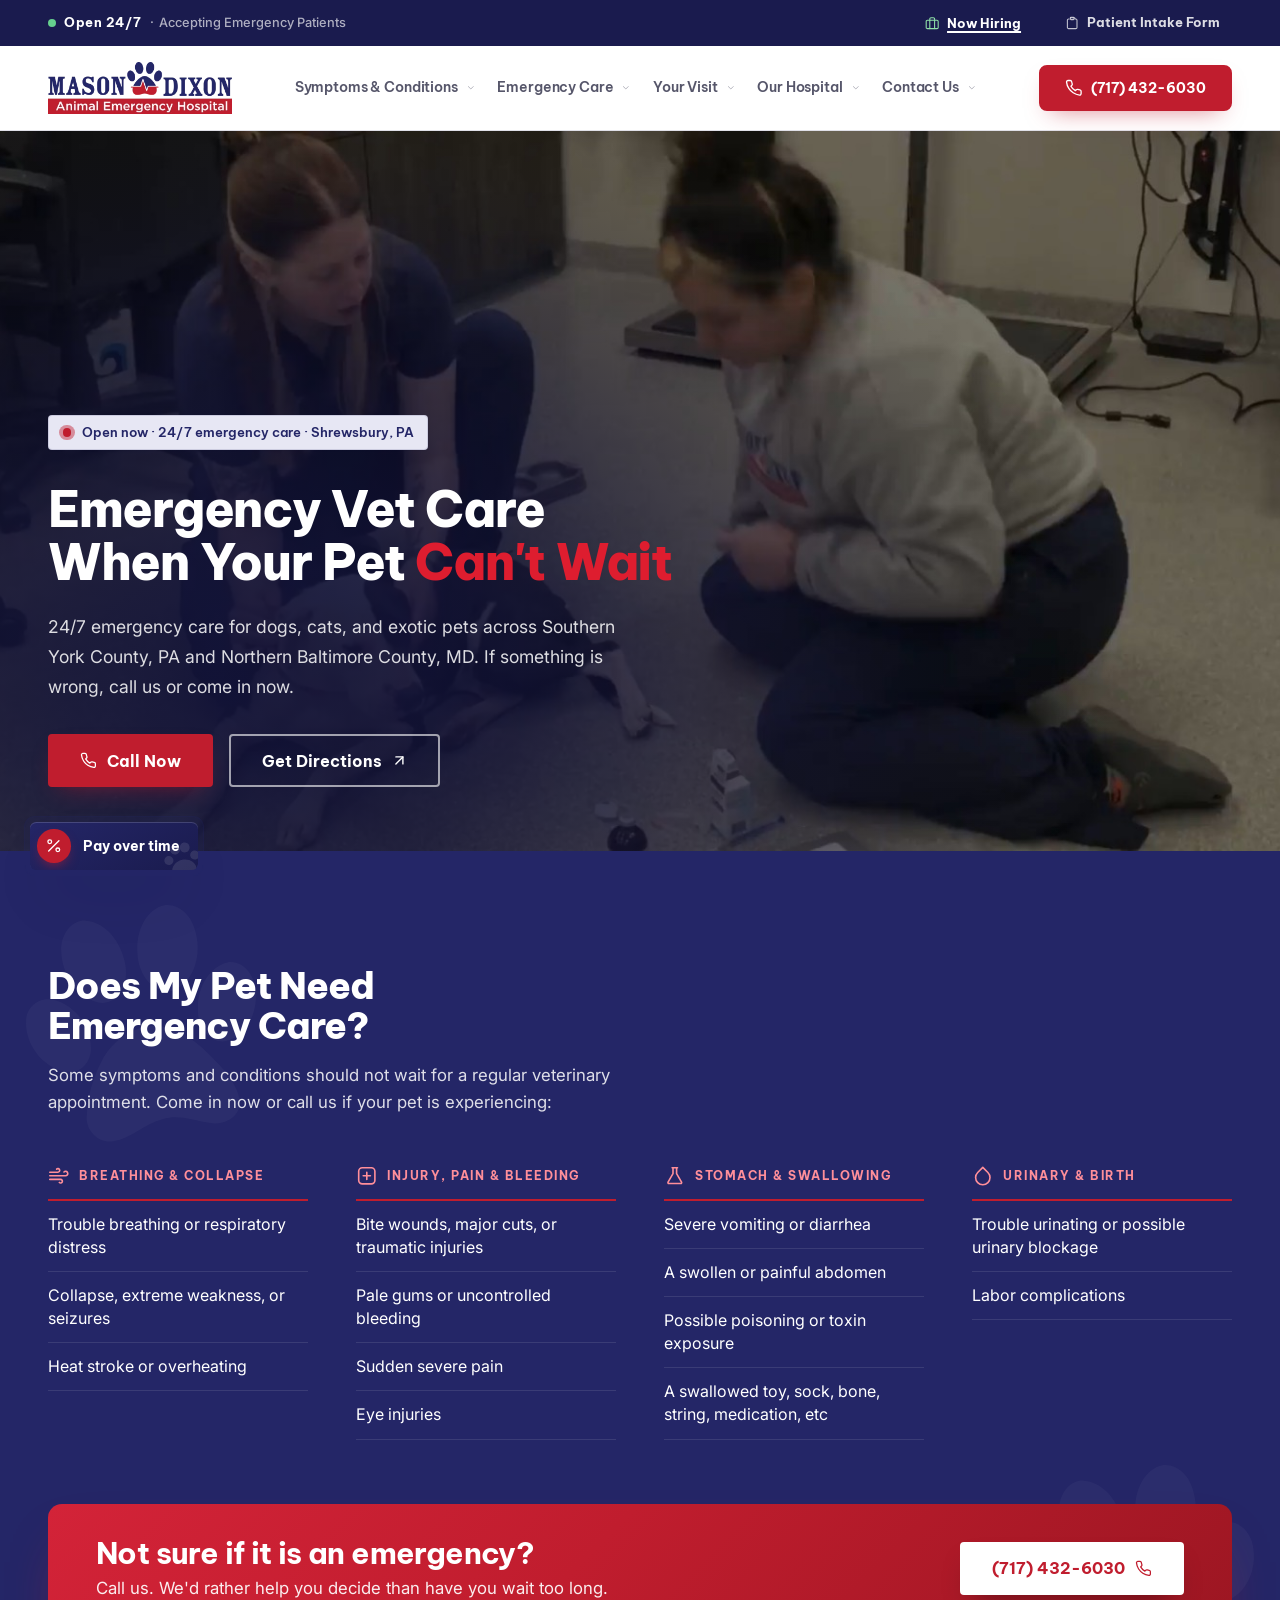
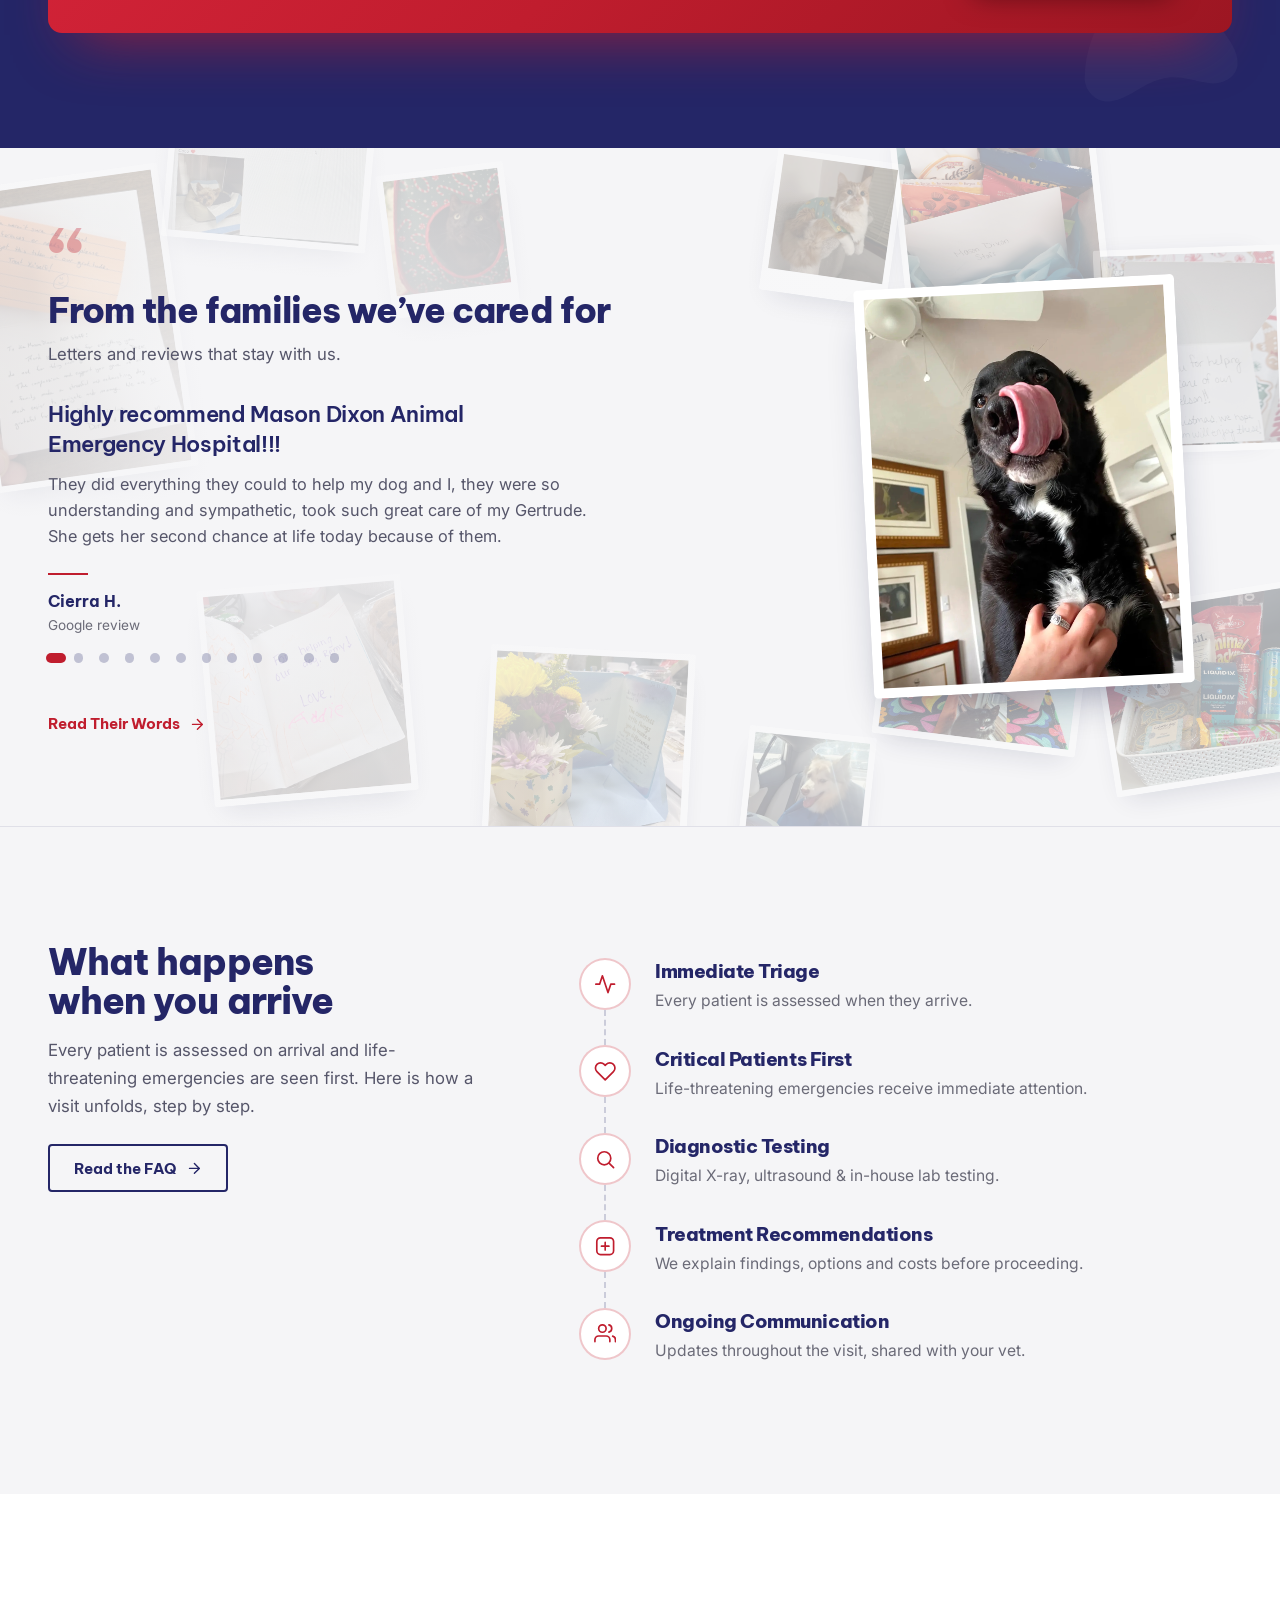
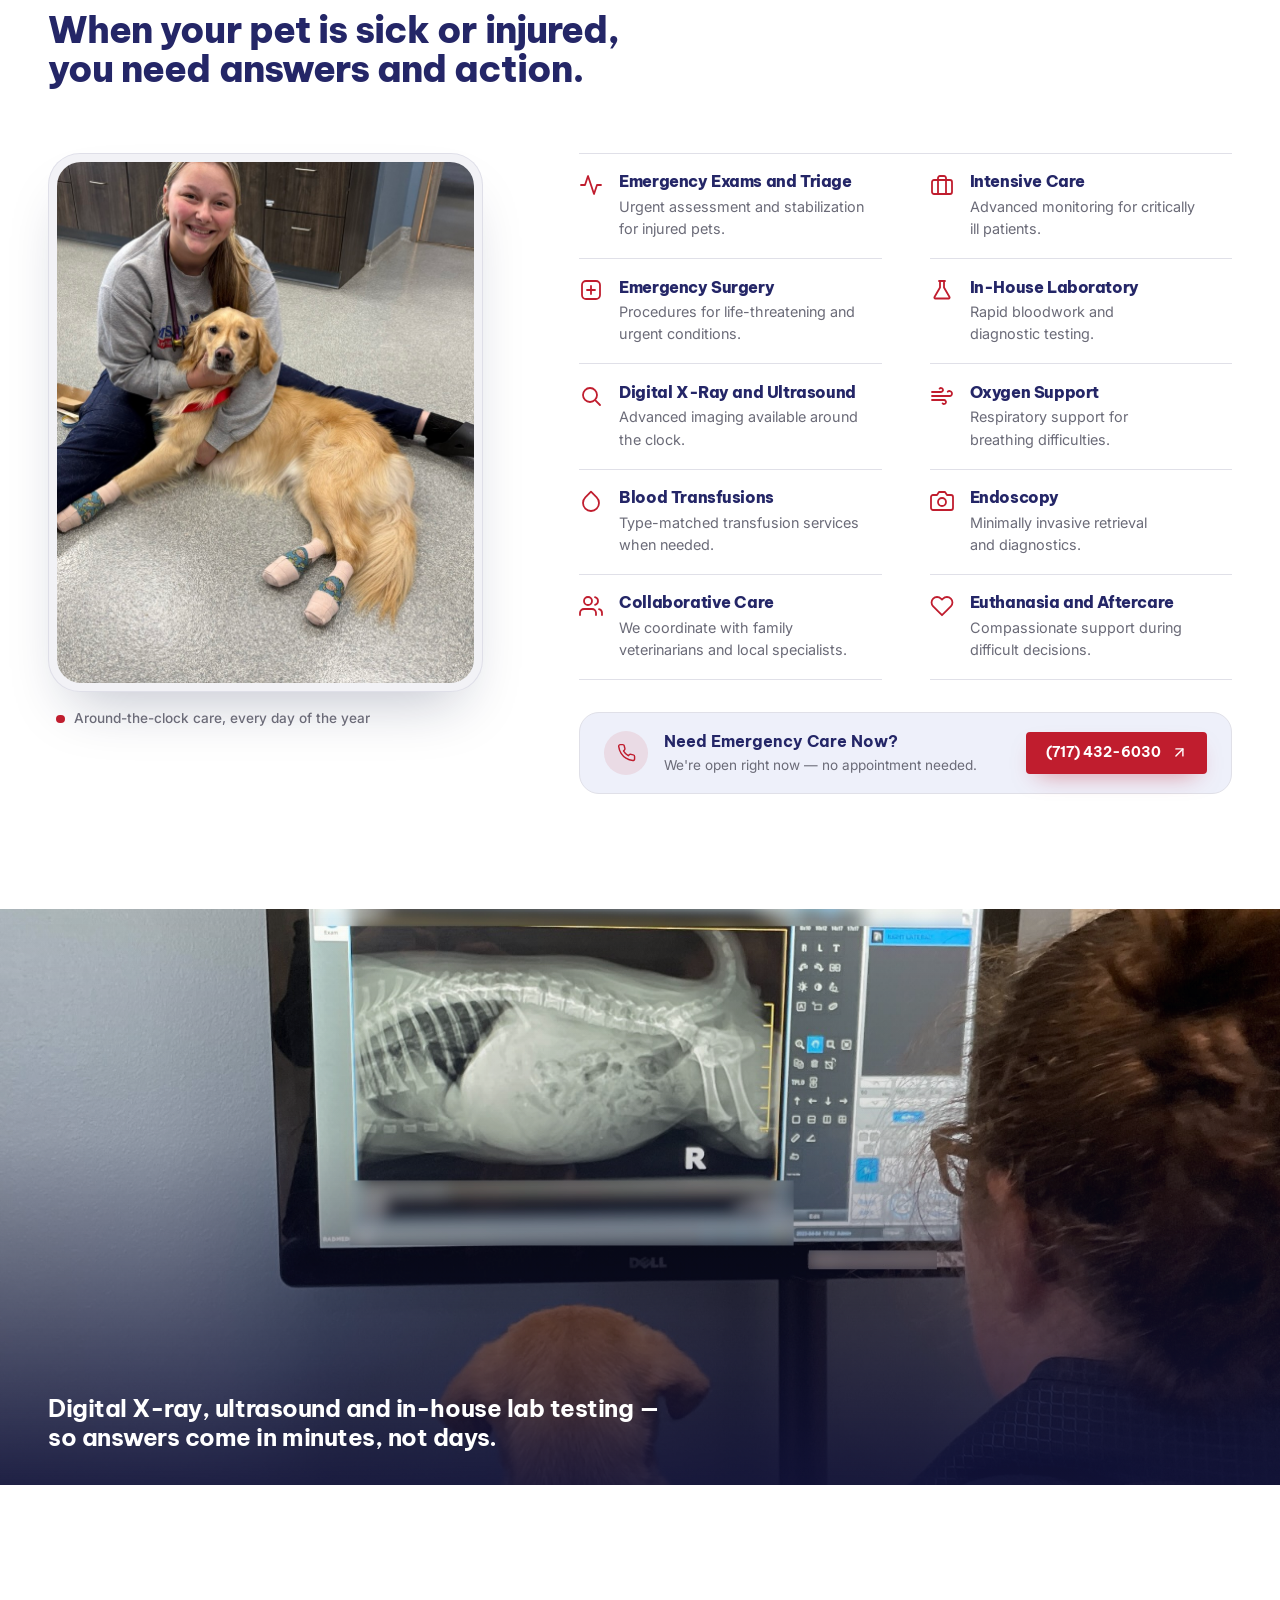
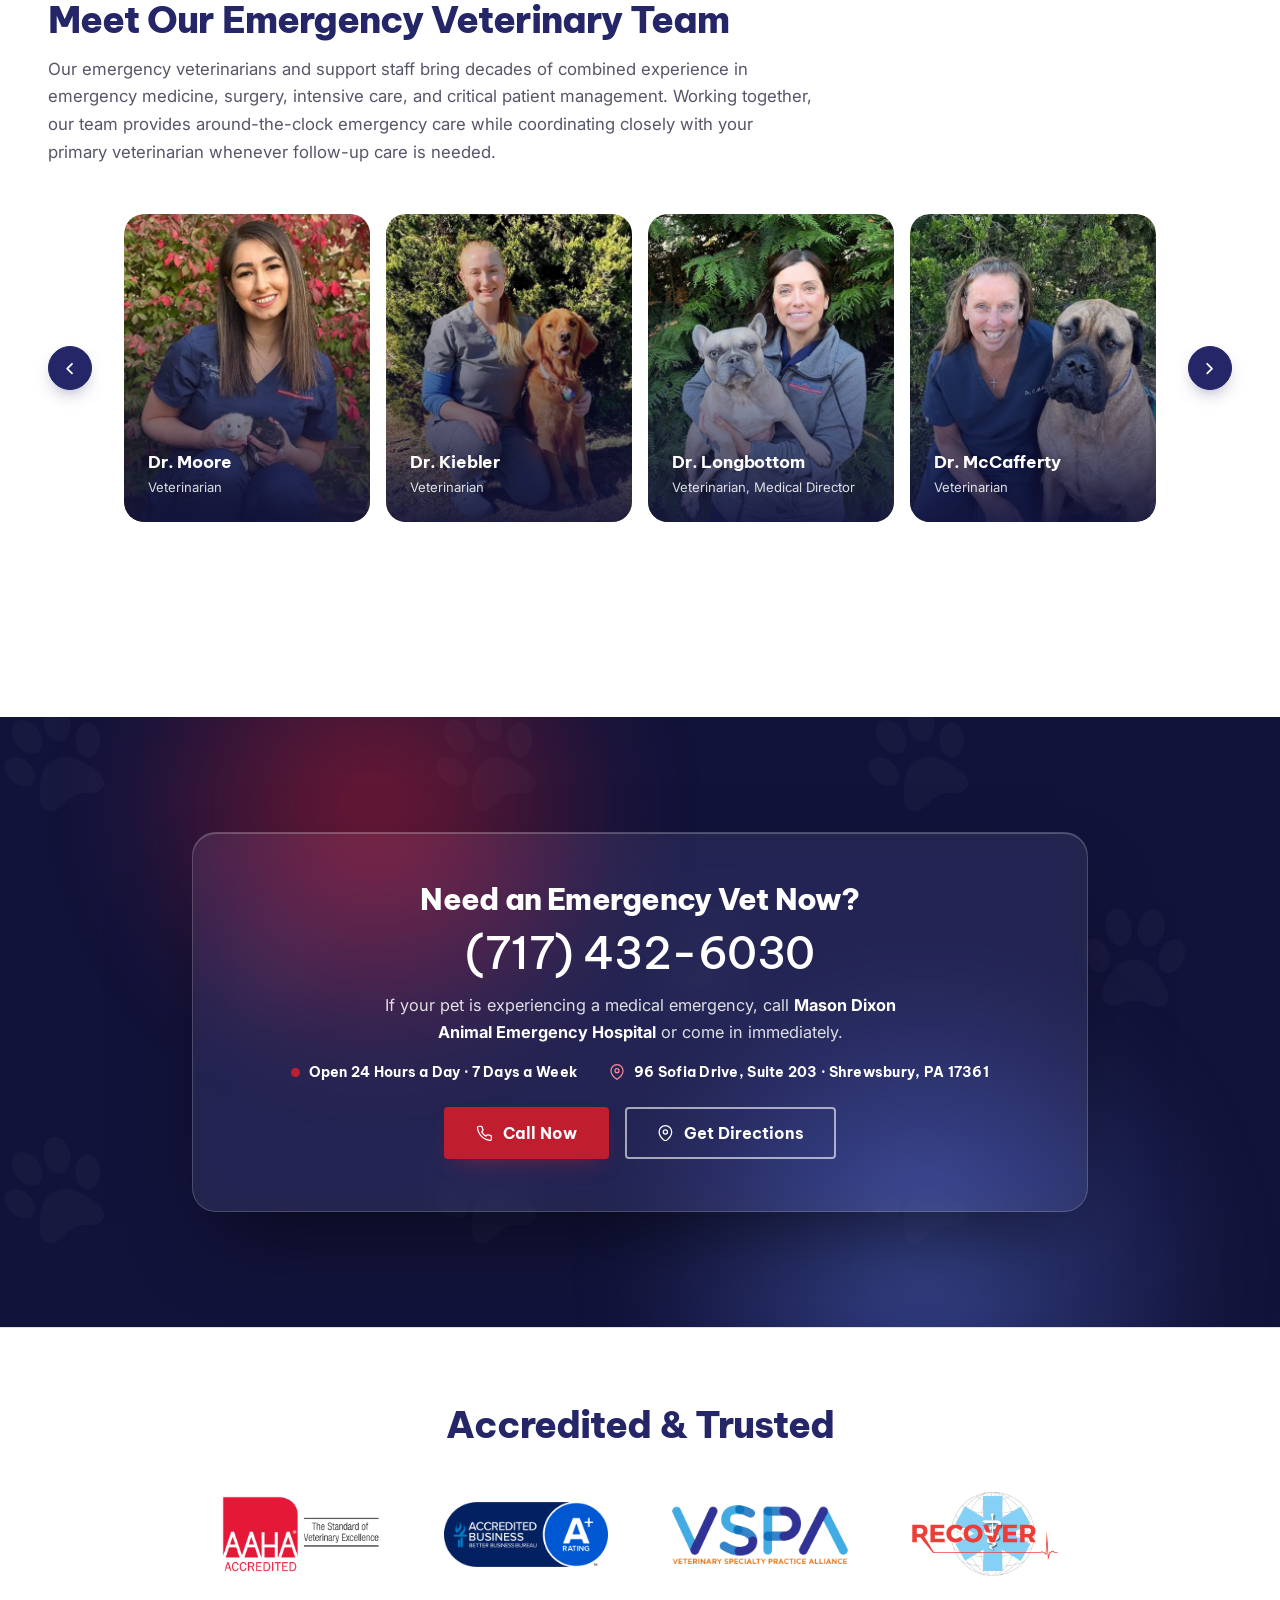
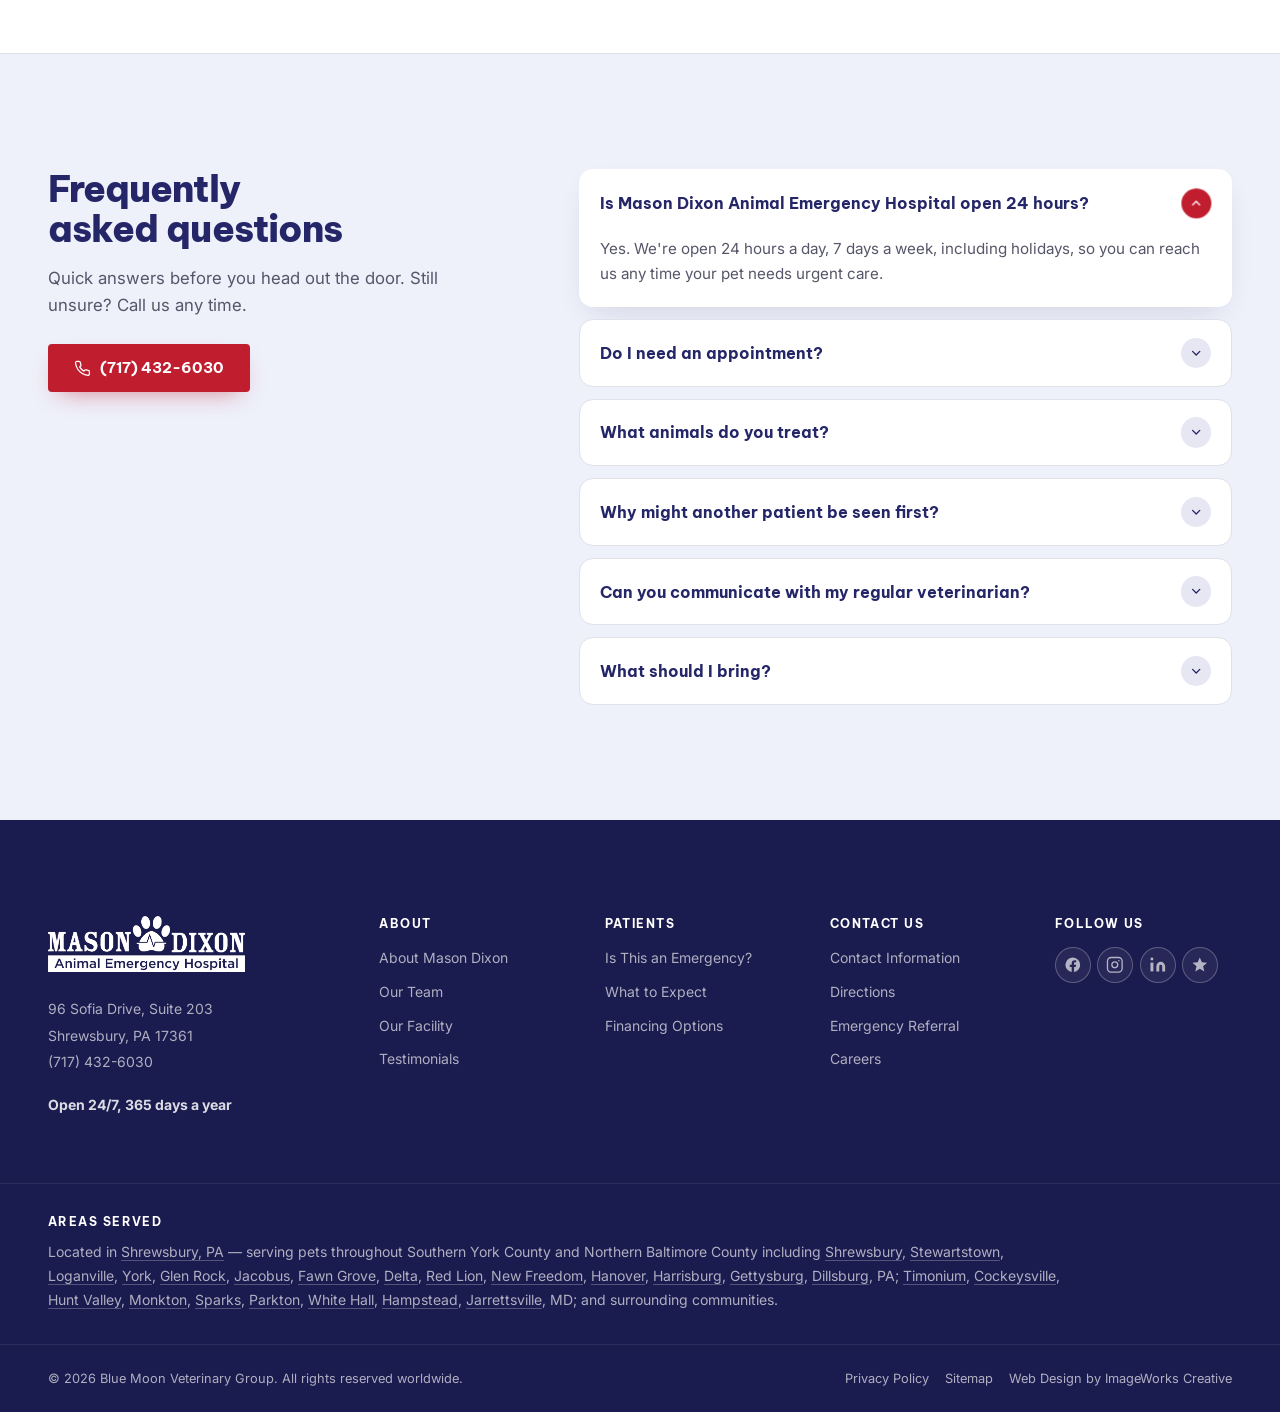
<file: index.html>
<!doctype html>
<html lang="en">
<head>
  <meta charset="UTF-8" />
  <meta name="viewport" content="width=device-width, initial-scale=1, viewport-fit=cover" />
  <title>Mason Dixon Animal Emergency Hospital | 24/7 Emergency Vet Care in Shrewsbury, PA</title>
  <meta name="description" content="24/7 emergency veterinary care for dogs, cats, and exotic pets across Southern York County, PA and Northern Baltimore County, MD. Call (717) 432-6030 or come in now." />
  <meta name="theme-color" content="#242667" />

  <link rel="icon" href="data:image/svg+xml,%3Csvg xmlns='http://www.w3.org/2000/svg' viewBox='0 0 24 24'%3E%3Ccircle cx='12' cy='16' r='4' fill='%23c01d2e'/%3E%3Ccircle cx='5' cy='9' r='2.2' fill='%23c01d2e'/%3E%3Ccircle cx='9.5' cy='5.5' r='2.2' fill='%23c01d2e'/%3E%3Ccircle cx='14.5' cy='5.5' r='2.2' fill='%23c01d2e'/%3E%3Ccircle cx='19' cy='9' r='2.2' fill='%23c01d2e'/%3E%3C/svg%3E" />

  <link rel="preconnect" href="https://fonts.googleapis.com" />
  <link rel="preconnect" href="https://fonts.gstatic.com" crossorigin />
  <link href="https://fonts.googleapis.com/css2?family=Be+Vietnam+Pro:wght@500;600;700;800&family=Inter:ital,wght@0,400;0,500;0,600;1,400&display=swap" rel="stylesheet" />

  <script src="assets/js/head.js?v=202610201217"></script>
  <link rel="stylesheet" href="assets/css/base.css?v=202610201217" />
  <link rel="stylesheet" href="assets/css/components.css?v=202610201217" />
  <link rel="stylesheet" href="assets/css/sections.css?v=202610201217" />
  <link rel="stylesheet" href="assets/css/motion.css?v=202610201217" />
  <link rel="stylesheet" href="assets/css/menu.css?v=202610201217" />
</head>
<body>
  <a class="skip-link" href="#main">Skip to main content</a>

  <!-- ============================ Icon sprite ============================ -->
  <svg class="icon-sprite" aria-hidden="true">
    <defs>
      <symbol id="icon-chevron-down" viewBox="0 0 24 24" fill="none" stroke="currentColor" stroke-width="2.2" stroke-linecap="round" stroke-linejoin="round"><polyline points="6 9 12 15 18 9"/></symbol>
      <symbol id="icon-chevron-left" viewBox="0 0 24 24" fill="none" stroke="currentColor" stroke-width="2.2" stroke-linecap="round" stroke-linejoin="round"><polyline points="15 18 9 12 15 6"/></symbol>
      <symbol id="icon-chevron-right" viewBox="0 0 24 24" fill="none" stroke="currentColor" stroke-width="2.2" stroke-linecap="round" stroke-linejoin="round"><polyline points="9 18 15 12 9 6"/></symbol>
      <symbol id="icon-phone" viewBox="0 0 24 24" fill="none" stroke="currentColor" stroke-width="1.8" stroke-linecap="round" stroke-linejoin="round"><path d="M22 16.92v3a2 2 0 0 1-2.18 2 19.79 19.79 0 0 1-8.63-3.07 19.5 19.5 0 0 1-6-6 19.79 19.79 0 0 1-3.07-8.67A2 2 0 0 1 4.11 2h3a2 2 0 0 1 2 1.72c.13.96.36 1.9.7 2.81a2 2 0 0 1-.45 2.11L8.09 9.91a16 16 0 0 0 6 6l1.27-1.27a2 2 0 0 1 2.11-.45c.91.34 1.85.57 2.81.7A2 2 0 0 1 22 16.92z"/></symbol>
      <symbol id="icon-percent" viewBox="0 0 24 24" fill="none" stroke="currentColor" stroke-width="1.8" stroke-linecap="round" stroke-linejoin="round"><line x1="19" y1="5" x2="5" y2="19"/><circle cx="6.5" cy="6.5" r="2.5"/><circle cx="17.5" cy="17.5" r="2.5"/></symbol>
      <symbol id="icon-pin" viewBox="0 0 24 24" fill="none" stroke="currentColor" stroke-width="1.8" stroke-linecap="round" stroke-linejoin="round"><path d="M21 10c0 7-9 13-9 13s-9-6-9-13a9 9 0 0 1 18 0z"/><circle cx="12" cy="10" r="3"/></symbol>
      <symbol id="icon-arrow-up-right" viewBox="0 0 24 24" fill="none" stroke="currentColor" stroke-width="2" stroke-linecap="round" stroke-linejoin="round"><line x1="7" y1="17" x2="17" y2="7"/><polyline points="7 7 17 7 17 17"/></symbol>
      <symbol id="icon-arrow-right" viewBox="0 0 24 24" fill="none" stroke="currentColor" stroke-width="2" stroke-linecap="round" stroke-linejoin="round"><line x1="5" y1="12" x2="19" y2="12"/><polyline points="12 5 19 12 12 19"/></symbol>
      <symbol id="icon-pulse" viewBox="0 0 24 24" fill="none" stroke="currentColor" stroke-width="1.8" stroke-linecap="round" stroke-linejoin="round"><polyline points="22 12 18 12 15 21 9 3 6 12 2 12"/></symbol>
      <symbol id="icon-heart" viewBox="0 0 24 24" fill="none" stroke="currentColor" stroke-width="1.8" stroke-linecap="round" stroke-linejoin="round"><path d="M20.84 4.61a5.5 5.5 0 0 0-7.78 0L12 5.67l-1.06-1.06a5.5 5.5 0 0 0-7.78 7.78l1.06 1.06L12 21.23l7.78-7.78 1.06-1.06a5.5 5.5 0 0 0 0-7.78z"/></symbol>
      <symbol id="icon-briefcase" viewBox="0 0 24 24" fill="none" stroke="currentColor" stroke-width="1.8" stroke-linecap="round" stroke-linejoin="round"><rect x="2" y="7" width="20" height="14" rx="2"/><path d="M16 21V5a2 2 0 0 0-2-2h-4a2 2 0 0 0-2 2v16"/></symbol>
      <symbol id="icon-medical-cross" viewBox="0 0 24 24" fill="none" stroke="currentColor" stroke-width="1.8" stroke-linecap="round" stroke-linejoin="round"><rect x="3" y="3" width="18" height="18" rx="4"/><path d="M12 8v8M8 12h8"/></symbol>
      <symbol id="icon-flask" viewBox="0 0 24 24" fill="none" stroke="currentColor" stroke-width="1.8" stroke-linecap="round" stroke-linejoin="round"><path d="M9 3h6M10 3v6.5L4.5 19a1 1 0 0 0 .87 1.5h13.26a1 1 0 0 0 .87-1.5L14 9.5V3"/></symbol>
      <symbol id="icon-scan" viewBox="0 0 24 24" fill="none" stroke="currentColor" stroke-width="1.8" stroke-linecap="round" stroke-linejoin="round"><circle cx="11" cy="11" r="7"/><line x1="21" y1="21" x2="16.65" y2="16.65"/></symbol>
      <symbol id="icon-wind" viewBox="0 0 24 24" fill="none" stroke="currentColor" stroke-width="1.8" stroke-linecap="round" stroke-linejoin="round"><path d="M9.59 4.59A2 2 0 1 1 11 8H2m10.59 11.41A2 2 0 1 0 14 16H2m15.73-8.27A2.5 2.5 0 1 1 19.5 12H2"/></symbol>
      <symbol id="icon-droplet" viewBox="0 0 24 24" fill="none" stroke="currentColor" stroke-width="1.8" stroke-linecap="round" stroke-linejoin="round"><path d="M12 2.69l5.66 5.66a8 8 0 1 1-11.31 0z"/></symbol>
      <symbol id="icon-camera" viewBox="0 0 24 24" fill="none" stroke="currentColor" stroke-width="1.8" stroke-linecap="round" stroke-linejoin="round"><path d="M23 19a2 2 0 0 1-2 2H3a2 2 0 0 1-2-2V8a2 2 0 0 1 2-2h4l2-3h6l2 3h4a2 2 0 0 1 2 2z"/><circle cx="12" cy="13" r="4"/></symbol>
      <symbol id="icon-users" viewBox="0 0 24 24" fill="none" stroke="currentColor" stroke-width="1.8" stroke-linecap="round" stroke-linejoin="round"><path d="M17 21v-2a4 4 0 0 0-4-4H5a4 4 0 0 0-4 4v2"/><circle cx="9" cy="7" r="4"/><path d="M23 21v-2a4 4 0 0 0-3-3.87"/><path d="M16 3.13a4 4 0 0 1 0 7.75"/></symbol>
      <symbol id="icon-paw" viewBox="0 0 24 24" fill="currentColor"><circle cx="5.6" cy="12" r="2.2"/><circle cx="9.6" cy="7.4" r="2.4"/><circle cx="14.4" cy="7.4" r="2.4"/><circle cx="18.4" cy="12" r="2.2"/><path d="M12 13c-3.3 0-6 2.4-6 5.2 0 2.2 1.9 3.1 3.5 3.1 1.05 0 1.65-.42 2.5-.42s1.45.42 2.5.42c1.6 0 3.5-.9 3.5-3.1 0-2.8-2.7-5.2-6-5.2z"/></symbol>
      <symbol id="icon-facebook" viewBox="0 0 24 24" fill="currentColor"><path d="M22 12a10 10 0 1 0-11.5 9.95v-7.04H7.9V12h2.6V9.8c0-2.57 1.53-4 3.87-4 1.12 0 2.3.2 2.3.2v2.5h-1.3c-1.28 0-1.68.8-1.68 1.62V12h2.86l-.46 2.91h-2.4v7.04A10 10 0 0 0 22 12z"/></symbol>
      <symbol id="icon-instagram" viewBox="0 0 24 24" fill="none" stroke="currentColor" stroke-width="1.8" stroke-linecap="round" stroke-linejoin="round"><rect x="2" y="2" width="20" height="20" rx="5"/><circle cx="12" cy="12" r="4"/><circle cx="17.5" cy="6.5" r="1.1" fill="currentColor" stroke="none"/></symbol>
      <symbol id="icon-linkedin" viewBox="0 0 24 24" fill="currentColor"><path d="M16 8a6 6 0 0 1 6 6v7h-4v-7a2 2 0 0 0-2-2 2 2 0 0 0-2 2v7h-4v-7a6 6 0 0 1 6-6z"/><rect x="2" y="9" width="4" height="12"/><circle cx="4" cy="4" r="2"/></symbol>
      <symbol id="icon-star" viewBox="0 0 24 24" fill="currentColor"><polygon points="12 2 14.9 8.6 22 9.3 16.5 14 18.2 21 12 17.3 5.8 21 7.5 14 2 9.3 9.1 8.6"/></symbol>
      <symbol id="icon-clipboard" viewBox="0 0 24 24" fill="none" stroke="currentColor" stroke-width="1.8" stroke-linecap="round" stroke-linejoin="round"><path d="M9 3h6a2 2 0 0 1 2 2h1a2 2 0 0 1 2 2v12a2 2 0 0 1-2 2H6a2 2 0 0 1-2-2V7a2 2 0 0 1 2-2h1"/><rect x="9" y="2" width="6" height="4" rx="1"/></symbol>
      <symbol id="icon-close" viewBox="0 0 24 24" fill="none" stroke="currentColor" stroke-width="2" stroke-linecap="round"><line x1="6" y1="6" x2="18" y2="18"/><line x1="18" y1="6" x2="6" y2="18"/></symbol>
      <symbol id="icon-menu" viewBox="0 0 24 24" fill="none" stroke="currentColor" stroke-width="2" stroke-linecap="round"><line x1="3" y1="6" x2="21" y2="6"/><line x1="3" y1="12" x2="21" y2="12"/><line x1="3" y1="18" x2="21" y2="18"/></symbol>
    </defs>
  </svg>

  <!-- ============================ Header ============================ -->
  <header class="site-header" data-site-header>

    <!-- Tier 1 — utility -->
    <div class="util">
      <div class="container util__inner">
        <p class="status">
          <span class="status__dot" aria-hidden="true"></span>
          <span class="status__label">Open 24/7</span>
          <span class="status__note status__note--mid">Accepting Emergency Patients</span>
          <span class="status__note status__note--wide">Critical Patients Treated First</span>
        </p>

        <nav class="util__links" aria-label="Quick links">
          <a class="util__job is-hiring" href="https://www.masondixonveter.com/careers">
            <svg aria-hidden="true"><use href="#icon-briefcase"/></svg>
            <span class="sr-only">Now Hiring — Apply Here</span><span class="job-flip" aria-hidden="true"><span class="job-flip__track"><span>Now Hiring</span><span>Apply Here<span class="job-flip__arrow">→</span></span></span></span>
          </a>
          <a href="https://form.jotform.com/262285054603050">
            <svg aria-hidden="true"><use href="#icon-clipboard"/></svg>
            Patient Intake Form
          </a>
        </nav>
      </div>
    </div>

    <!-- Tier 2 — main -->
    <div class="navbar">
      <div class="container navbar__inner">

        <a class="logo" href="https://www.masondixonveter.com/" aria-label="Mason Dixon Animal Emergency Hospital — home">
          <img src="assets/images/logo.png" alt="Mason Dixon Animal Emergency Hospital" width="327" height="94" />
        </a>

        <nav class="nav" id="primary-nav" aria-label="Primary" data-nav>

          <button type="button" class="nav__close" data-nav-close>
            <svg aria-hidden="true"><use href="#icon-close"/></svg>
            <span class="sr-only">Close menu</span>
          </button>

          <ul class="nav__list">

            <!-- ---------------- Symptoms & Conditions ---------------- -->
            <li class="nav__item" data-nav-item>
              <button type="button" class="nav__btn" data-nav-btn aria-expanded="false" aria-controls="panel-symptoms">
                Symptoms &amp; Conditions
                <svg class="nav__chev" aria-hidden="true"><use href="#icon-chevron-down"/></svg>
              </button>
              <div class="panel" id="panel-symptoms">
                <div class="panel__lead">
                  <a class="pfeat" href="https://www.masondixonveter.com/medical-emergencies-conditions">
                    <span class="pfeat__title">Is This an Emergency?</span>
                    <span class="pfeat__desc">Check the signs that shouldn't wait.</span>
                  </a>
                </div>
                <div class="panel__groups">
                  <div class="pgroup">
                    <ul class="panel__list">
                      <li>
                        <a class="pitem" href="https://www.masondixonveter.com/pet-emergency-symptoms">
                          <span class="pitem__text">
                            <span class="pitem__title">Pet Emergency Symptoms</span>
                            <span class="pitem__desc">What to watch for, symptom by symptom.</span>
                          </span>
                        </a>
                      </li>
                    </ul>
                  </div>
                </div>
              </div>
            </li>

            <!-- ---------------- Emergency Care ---------------- -->
            <li class="nav__item" data-nav-item>
              <button type="button" class="nav__btn" data-nav-btn aria-expanded="false" aria-controls="panel-care">
                Emergency Care
                <svg class="nav__chev" aria-hidden="true"><use href="#icon-chevron-down"/></svg>
              </button>
              <div class="panel panel--wide" id="panel-care">
                <div class="panel__groups">
                  <div class="pgroup-col">
                    <div class="pgroup">
                      <span class="pgroup__label">Treatment</span>
                      <ul class="panel__list">
                        <li>
                          <a class="pitem" href="https://www.masondixonveter.com/outpatient-care">
                            <span class="pitem__text">
                              <span class="pitem__title">Outpatient Treatment</span>
                              <span class="pitem__desc">Treated and discharged, no admission.</span>
                            </span>
                          </a>
                        </li>
                        <li>
                          <a class="pitem" href="https://www.masondixonveter.com/emergency-surgery">
                            <span class="pitem__text">
                              <span class="pitem__title">Emergency Surgery</span>
                              <span class="pitem__desc">Procedures for life-threatening conditions.</span>
                            </span>
                          </a>
                        </li>
                      </ul>
                    </div>

                    <div class="pgroup">
                      <span class="pgroup__label">Intensive Care</span>
                      <ul class="panel__list">
                        <li>
                          <a class="pitem" href="https://www.masondixonveter.com/oxygen-supplementation">
                            <span class="pitem__text">
                              <span class="pitem__title">Oxygen Support</span>
                              <span class="pitem__desc">Support for breathing difficulty.</span>
                            </span>
                          </a>
                        </li>
                        <li>
                          <a class="pitem" href="https://www.masondixonveter.com/blood-transfusions">
                            <span class="pitem__text">
                              <span class="pitem__title">Blood Transfusions</span>
                              <span class="pitem__desc">Type-matched transfusion services.</span>
                            </span>
                          </a>
                        </li>
                      </ul>
                    </div>
                  </div>

                  <div class="pgroup-col">
                    <div class="pgroup">
                      <span class="pgroup__label">Diagnostics</span>
                      <ul class="panel__list">
                        <li>
                          <a class="pitem" href="https://www.masondixonveter.com/house-laboratory">
                            <span class="pitem__text">
                              <span class="pitem__title">In-House Laboratory</span>
                              <span class="pitem__desc">Rapid bloodwork and diagnostic testing.</span>
                            </span>
                          </a>
                        </li>
                        <li>
                          <a class="pitem" href="https://www.masondixonveter.com/radiology-ultrasound">
                            <span class="pitem__text">
                              <span class="pitem__title">X-Ray &amp; Ultrasound</span>
                              <span class="pitem__desc">Advanced imaging around the clock.</span>
                            </span>
                          </a>
                        </li>
                        <li>
                          <a class="pitem" href="https://www.masondixonveter.com/endoscopy">
                            <span class="pitem__text">
                              <span class="pitem__title">Endoscopy</span>
                              <span class="pitem__desc">Minimally invasive retrieval and diagnostics.</span>
                            </span>
                          </a>
                        </li>
                      </ul>
                    </div>

                    <div class="pgroup">
                      <span class="pgroup__label">Continuing care</span>
                      <ul class="panel__list">
                        <li>
                          <a class="pitem" href="https://www.masondixonveter.com/specialist-referrals">
                            <span class="pitem__text">
                              <span class="pitem__title">Specialist Referrals</span>
                              <span class="pitem__desc">Coordination with local specialists.</span>
                            </span>
                          </a>
                        </li>
                        <li>
                          <a class="pitem" href="https://www.masondixonveter.com/euthanasia-aftercare-services">
                            <span class="pitem__text">
                              <span class="pitem__title">Euthanasia &amp; Aftercare</span>
                              <span class="pitem__desc">Compassionate support for hard decisions.</span>
                            </span>
                          </a>
                        </li>
                      </ul>
                    </div>
                  </div>
                </div>
              </div>
            </li>

            <!-- ---------------- Your Visit ---------------- -->
            <li class="nav__item" data-nav-item>
              <button type="button" class="nav__btn" data-nav-btn aria-expanded="false" aria-controls="panel-visit">
                Your Visit
                <svg class="nav__chev" aria-hidden="true"><use href="#icon-chevron-down"/></svg>
              </button>
              <div class="panel" id="panel-visit">
                <div class="panel__groups">
                  <div class="pgroup">
                    <span class="pgroup__label">Before you arrive</span>
                    <ul class="panel__list">
                      <li>
                        <a class="pitem" href="https://www.masondixonveter.com/what-expect-during-your-visit">
                          <span class="pitem__text">
                            <span class="pitem__title">What to Expect</span>
                            <span class="pitem__desc">From arrival to discharge, step by step.</span>
                          </span>
                        </a>
                      </li>
                      <li>
                        <a class="pitem" href="https://www.masondixonveter.com/triage-levels-patient-illness">
                          <span class="pitem__text">
                            <span class="pitem__title">Triage Policies</span>
                            <span class="pitem__desc">Medical triage, not arrival order.</span>
                          </span>
                        </a>
                      </li>
                    </ul>
                  </div>

                  <div class="pgroup">
                    <span class="pgroup__label">Paying for care</span>
                    <ul class="panel__list">
                      <li>
                        <a class="pitem" href="https://www.masondixonveter.com/financing-options">
                          <span class="pitem__text">
                            <span class="pitem__title">Financing Options</span>
                            <span class="pitem__desc">Payment plans and what we accept.</span>
                          </span>
                        </a>
                      </li>
                      <li>
                        <a class="pitem" href="https://www.masondixonveter.com/mason-dixon-miracle-fund">
                          <span class="pitem__text">
                            <span class="pitem__title">Miracle Fund</span>
                            <span class="pitem__desc">Help for families facing hard costs.</span>
                          </span>
                        </a>
                      </li>
                    </ul>
                  </div>
                </div>
              </div>
            </li>

            <!-- ---------------- Our Hospital ---------------- -->
            <li class="nav__item" data-nav-item>
              <button type="button" class="nav__btn" data-nav-btn aria-expanded="false" aria-controls="panel-hospital">
                Our Hospital
                <svg class="nav__chev" aria-hidden="true"><use href="#icon-chevron-down"/></svg>
              </button>
              <div class="panel panel--wide panel--right" id="panel-hospital">
                <div class="panel__groups">
                  <div class="pgroup-col">
                    <div class="pgroup">
                      <span class="pgroup__label">The hospital</span>
                      <ul class="panel__list">
                        <li>
                          <a class="pitem" href="https://www.masondixonveter.com/about-our-emergency-hospital">
                            <span class="pitem__text">
                              <span class="pitem__title">About Mason Dixon</span>
                              <span class="pitem__desc">Who we are and how we work.</span>
                            </span>
                          </a>
                        </li>
                        <li>
                          <a class="pitem" href="https://www.masondixonveter.com/meet-our-team">
                            <span class="pitem__text">
                              <span class="pitem__title">Our Team</span>
                              <span class="pitem__desc">The doctors and nurses on shift.</span>
                            </span>
                          </a>
                        </li>
                        <li>
                          <a class="pitem" href="https://www.masondixonveter.com/explore-our-facility">
                            <span class="pitem__text">
                              <span class="pitem__title">Our Facility</span>
                              <span class="pitem__desc">A look inside the hospital.</span>
                            </span>
                          </a>
                        </li>
                        <li>
                          <a class="pitem" href="https://www.masondixonveter.com/careers">
                            <span class="pitem__text">
                              <span class="pitem__title">Careers</span>
                              <span class="pitem__desc">Open roles on our team.</span>
                            </span>
                          </a>
                        </li>
                      </ul>
                    </div>
                  </div>

                  <div class="pgroup-col">
                    <div class="pgroup">
                      <span class="pgroup__label">For pet owners</span>
                      <ul class="panel__list">
                        <li>
                          <a class="pitem" href="https://www.masondixonveter.com/reviews">
                            <span class="pitem__text">
                              <span class="pitem__title">Testimonials</span>
                              <span class="pitem__desc">What other families have said.</span>
                            </span>
                          </a>
                        </li>
                        <li>
                          <a class="pitem" href="https://www.masondixonveter.com/blog">
                            <span class="pitem__text">
                              <span class="pitem__title">Resources / Blog</span>
                              <span class="pitem__desc">Guides and reading for pet owners.</span>
                            </span>
                          </a>
                        </li>
                        <li>
                          <a class="pitem" href="https://www.masondixonveter.com/grief-counseling">
                            <span class="pitem__text">
                              <span class="pitem__title">Grief Counseling</span>
                              <span class="pitem__desc">Support after losing a pet.</span>
                            </span>
                          </a>
                        </li>
                        <li>
                          <a class="pitem" href="https://www.masondixonveter.com/additional-pet-care-resources">
                            <span class="pitem__text">
                              <span class="pitem__title">Additional Pet Resources</span>
                              <span class="pitem__desc">Local services beyond emergency care.</span>
                            </span>
                          </a>
                        </li>
                      </ul>
                    </div>
                  </div>
                </div>
              </div>
            </li>

            <!-- ---------------- Contact Us ---------------- -->
            <li class="nav__item" data-nav-item>
              <button type="button" class="nav__btn" data-nav-btn aria-expanded="false" aria-controls="panel-contact">
                Contact Us
                <svg class="nav__chev" aria-hidden="true"><use href="#icon-chevron-down"/></svg>
              </button>
              <div class="panel panel--right" id="panel-contact">
                <div class="panel__groups">
                  <div class="pgroup">
                    <span class="pgroup__label">Pet owners</span>
                    <ul class="panel__list">
                      <li>
                        <a class="pitem" href="https://www.masondixonveter.com/contact-us">
                          <span class="pitem__text">
                            <span class="pitem__title">Contact Information</span>
                            <span class="pitem__desc">Phone, hours and how to reach us.</span>
                          </span>
                        </a>
                      </li>
                      <li>
                        <a class="pitem" href="https://www.google.com/maps/place/Mason+Dixon+Animal+Emergency+Hospital/@39.7568262,-76.6723362,17z/data=!3m1!4b1!4m5!3m4!1s0x0:0xefa263436c121061!8m2!3d39.7568262!4d-76.6701475" target="_blank" rel="noopener">
                          <span class="pitem__text">
                            <span class="pitem__title">Directions</span>
                            <span class="pitem__desc">96 Sofia Drive, Shrewsbury PA.</span>
                          </span>
                        </a>
                      </li>
                    </ul>
                  </div>

                  <div class="pgroup">
                    <span class="pgroup__label">Referring veterinarians</span>
                    <ul class="panel__list">
                      <li>
                        <a class="pitem" href="https://www.masondixonveter.com/vet-referrals">
                          <span class="pitem__text">
                            <span class="pitem__title">Emergency Referral</span>
                            <span class="pitem__desc">For veterinarians sending a patient.</span>
                          </span>
                        </a>
                      </li>
                      <li>
                        <a class="pitem" href="https://www.masondixonveter.com/ultrasound-referrals">
                          <span class="pitem__text">
                            <span class="pitem__title">Ultrasound Referral</span>
                            <span class="pitem__desc">Request a referral ultrasound.</span>
                          </span>
                        </a>
                      </li>
                    </ul>
                  </div>
                </div>

                <div class="pfoot">
                  <p class="pfoot__status">
                    <span class="status__dot" aria-hidden="true"></span>
                    Open 24 hours, every day
                  </p>
                  <p class="pfoot__addr">96 Sofia Drive, Suite 203 · Shrewsbury, PA 17361</p>
                  <a class="pfoot__call" href="tel:+17174326030">(717) 432-6030</a>
                </div>
              </div>
            </li>

          </ul>

          <div class="nav__util">
            <a class="is-hiring" href="https://www.masondixonveter.com/careers">
              <svg aria-hidden="true"><use href="#icon-briefcase"/></svg>
              <span class="sr-only">Now Hiring — Apply Here</span><span class="job-flip" aria-hidden="true"><span class="job-flip__track"><span>Now Hiring</span><span>Apply Here<span class="job-flip__arrow">→</span></span></span></span>
            </a>
            <a href="https://form.jotform.com/262285054603050">
              <svg aria-hidden="true"><use href="#icon-clipboard"/></svg>
              Patient Intake Form
            </a>
          </div>
        </nav>

        <a class="btn btn--primary navbar__call" href="tel:+17174326030">
          <svg class="btn-icon" aria-hidden="true"><use href="#icon-phone"/></svg>
          (717) 432-6030
        </a>

        <button type="button" class="nav-toggle" data-nav-toggle aria-expanded="false" aria-controls="primary-nav">
          <svg class="nav-toggle__open" aria-hidden="true"><use href="#icon-menu"/></svg>
          <svg class="nav-toggle__close" aria-hidden="true"><use href="#icon-close"/></svg>
          <span class="sr-only">Toggle navigation menu</span>
        </button>

      </div>
    </div>
  </header>

  <div class="nav-veil" data-nav-veil></div>

  <main id="main">
    <!-- ============================ Hero ============================ -->
    <section class="hero" aria-labelledby="hero-heading">
      <div class="hero__bg" aria-hidden="true">
        <video class="hero__video" autoplay muted loop playsinline preload="metadata" poster="assets/images/hero.jpg" data-hero-video aria-hidden="true">
          <source src="assets/video/hero.mp4" type="video/mp4" />
        </video>
      </div>

      <div class="container hero__inner">
        <div class="hero__copy" data-reveal-stagger>
          <span class="hero__status"><span class="live-dot" aria-hidden="true"></span><span class="hero__status-text"><span>Open now</span><span class="hero__status-sep"> · </span><span>24/7 emergency care</span><span class="hero__status-sep hero__status-sep--last"> · </span><span>Shrewsbury, PA</span></span></span>
          <h1 id="hero-heading">Emergency Vet Care <br class="hero__br" />When Your Pet <em>Can't Wait</em></h1>
          <p>24/7 emergency care for dogs, cats, and exotic pets across Southern York County, PA and Northern Baltimore County, MD. If something is wrong, call us or come in now.</p>
          <div class="btn-row">
            <a class="btn btn--primary btn--lg" href="tel:+17174326030">
              <svg class="btn__icon" aria-hidden="true"><use href="#icon-phone"/></svg>
              <span>Call Now</span>
            </a>
            <a class="btn btn--ghost btn--lg" href="https://www.google.com/maps/search/?api=1&query=96+Sofia+Drive+Suite+203+Shrewsbury+PA+17361" target="_blank" rel="noopener">
              <span>Get Directions</span>
              <svg class="btn__icon btn__icon--trail" aria-hidden="true"><use href="#icon-arrow-up-right"/></svg>
            </a>
          </div>
        </div>
      </div>
    </section>

    <!-- ============================ Emergency symptoms ============================ -->
    <section class="section section--navy symptoms" id="emergency-care" aria-labelledby="symptoms-heading">
      <div class="container">
        <div class="symptoms__head" data-reveal>
          <h2 id="symptoms-heading">Does My Pet Need Emergency Care?</h2>
          <p>Some symptoms and conditions should not wait for a regular veterinary appointment. Come in now or call us if your pet is experiencing:</p>
        </div>

        <div class="symptoms__groups" data-reveal-stagger>
          <div class="sgroup">
            <h3><svg class="sgroup__icon" aria-hidden="true"><use href="#icon-wind"/></svg>Breathing &amp; collapse</h3>
            <ul><li>Trouble breathing or respiratory distress</li><li>Collapse, extreme weakness, or seizures</li><li>Heat stroke or overheating</li></ul>
          </div>
          <div class="sgroup">
            <h3><svg class="sgroup__icon" aria-hidden="true"><use href="#icon-medical-cross"/></svg>Injury, pain &amp; bleeding</h3>
            <ul><li>Bite wounds, major cuts, or traumatic injuries</li><li>Pale gums or uncontrolled bleeding</li><li>Sudden severe pain</li><li>Eye injuries</li></ul>
          </div>
          <div class="sgroup">
            <h3><svg class="sgroup__icon" aria-hidden="true"><use href="#icon-flask"/></svg>Stomach &amp; Swallowing</h3>
            <ul><li>Severe vomiting or diarrhea</li><li>A swollen or painful abdomen</li><li>Possible poisoning or toxin exposure</li><li>A swallowed toy, sock, bone, string, medication, etc</li></ul>
          </div>
          <div class="sgroup">
            <h3><svg class="sgroup__icon" aria-hidden="true"><use href="#icon-droplet"/></svg>Urinary &amp; birth</h3>
            <ul><li>Trouble urinating or possible urinary blockage</li><li>Labor complications</li></ul>
          </div>
        </div>

        <div class="symptoms__cta" data-reveal>
          <div>
            <strong>Not sure if it is an emergency?</strong>
            <p>Call us. We'd rather help you decide than have you wait too long.</p>
          </div>
          <a class="btn btn--primary btn--lg" href="tel:+17174326030">
            <span>(717) 432-6030</span>
            <span class="btn__orb" aria-hidden="true"><svg><use href="#icon-phone"/></svg></span>
          </a>
        </div>
      </div>
    </section>

    <!-- ============================ Reviews ============================ -->
    <section class="section reviews" id="reviews" aria-labelledby="reviews-heading">
      <!-- Real thank-you cards, gifts and the reviewers' pets, as a faint backdrop. Whichever one belongs to
           the slide on show travels to the featured spot beside the copy (see initReviews) -->
      <div class="reviews__backdrop" aria-hidden="true">
        <img id="photo-dozer" class="letter" src="assets/images/option-a/letters/letter-dozer.jpg" alt="" data-alt="A handwritten thank-you card to the Mason Dixon ER staff from Dozer and his Paw-rents, with an orange sticky note on top" width="524" height="800" loading="lazy" />
        <img id="photo-coco" class="letter" src="assets/images/option-a/letters/letter-coco.jpg" alt="" data-alt="A message written in Coco's voice to her parents, with a photo of a small Yorkshire terrier resting in a cozy bed" width="800" height="492" loading="lazy" />
        <img id="photo-gertrude" class="letter" src="assets/images/option-a/letters/letter-gertrude.jpg" alt="" data-alt="Gertrude, a black dog with a white chest, licking her nose as her owner scratches her chest" width="618" height="800" loading="lazy" />
        <img id="photo-remy" class="letter" src="assets/images/option-a/letters/letter-remy.jpg" alt="" data-alt="A child's card in purple and pink marker with crayon flowers, next to a box of chocolate chip cookies" width="753" height="800" loading="lazy" />
        <img id="photo-difference" class="letter" src="assets/images/option-a/letters/letter-difference.jpg" alt="" data-alt="A blue card reading &lsquo;The countless little things you do make a huge difference&rsquo; beside a bouquet of yellow, white and purple flowers" width="800" height="774" loading="lazy" />
        <img id="photo-staff" class="letter" src="assets/images/option-a/letters/letter-staff.jpg" alt="" data-alt="A basket of snacks with an envelope addressed to the Mason Dixon staff" width="800" height="726" loading="lazy" />
        <img id="photo-willie" class="letter" src="assets/images/option-a/letters/letter-willie.jpg" alt="" data-alt="A Christmas card thanking the team for taking care of Willie Nelson" data-upright="90" width="800" height="728" loading="lazy" />
        <img id="photo-treats" class="letter" src="assets/images/option-a/letters/letter-treats.jpg" alt="" data-alt="An arched pink thank-you card and a photo of a black kitten" width="800" height="800" loading="lazy" />
        <img id="photo-amazing" class="letter" src="assets/images/option-a/letters/letter-amazing.jpg" alt="" data-alt="A gift basket with cookies, snacks, drinks and a card asking &lsquo;Could you be any more amazing?&rsquo;" width="800" height="731" loading="lazy" />
        <!-- The reviewers' pets, pinned among the cards -->
        <img id="photo-lana" class="letter letter--pet" src="assets/images/option-a/pets/pet-lana.jpg" alt="" data-alt="A black cat looking up from inside a holiday-patterned cat tunnel" width="1200" height="1200" />
        <img id="photo-pamela" class="letter letter--pet" src="assets/images/option-a/pets/pet-sandy.jpg" alt="" data-alt="Sandy, a cream-coloured dog, wearing a blue recovery collar in the back of a car" width="736" height="736" />
        <img id="photo-alexis" class="letter letter--pet" src="assets/images/option-a/pets/pet-mabel.jpg" alt="" data-alt="Mabel, a ginger and white long-haired cat, resting in a patterned recovery suit" width="1200" height="1200" />
      </div>

      <div class="container">
        <div class="reviews__layout" data-reviews>
          <div class="reviews__copy">
            <div class="reviews__head" data-reveal>
              <span class="reviews__mark" aria-hidden="true">&ldquo;</span>
              <h2 id="reviews-heading">From the families we&rsquo;ve cared for</h2>
              <p>Letters and reviews that stay with us.</p>
            </div>
            <div class="reviews__slides">
              <figure class="review" id="review-1" data-photo="photo-gertrude">
                <p class="review__lead">Highly recommend Mason Dixon Animal Emergency Hospital!!!</p>
                <p class="review__note">They did everything they could to help my dog and I, they were so understanding and sympathetic, took such great care of my Gertrude. She gets her second chance at life today because of them.</p>
                <figcaption class="review__by"><span class="review__name">Cierra H.</span><span class="review__src">Google review</span></figcaption>
              </figure>
              <figure class="review" id="review-2" data-photo="photo-dozer">
                <blockquote><p class="review__lead">&ldquo;The compassion and support you gave us as a family made a stressful and exhausting day much easier.&rdquo;</p></blockquote>
                <p class="review__note">A handwritten card to the whole team, with a sticky note telling everyone to treat themselves.</p>
                <figcaption class="review__by"><span class="review__name">Dozer &amp; Paw-rents</span><span class="review__src">Thank-you card</span></figcaption>
              </figure>
              <figure class="review" id="review-3" data-photo="photo-pamela">
                <blockquote><p class="review__lead">They saved our sweet Sandy&rsquo;s life&hellip;</p></blockquote>
                <p class="review__note">We can really tell everyone that works there loves animals and their job.</p>
                <figcaption class="review__by"><span class="review__name">Pamela B.</span><span class="review__src">Google review</span></figcaption>
              </figure>
              <figure class="review" id="review-4" data-photo="photo-treats">
                <blockquote><p class="review__lead">&ldquo;You all made him a top priority as soon as you saw him and truly saved his life.&rdquo;</p></blockquote>
                <p class="review__note">Bones&rsquo;s family wrote to the team after he came home, and added that he has shown off his playful personality ever since.</p>
                <figcaption class="review__by"><span class="review__name">Ben &amp; Becca</span><span class="review__src">Thank-you card</span></figcaption>
              </figure>
              <figure class="review" id="review-5" data-photo="photo-alexis">
                <blockquote><p class="review__lead">There was so much communication and transparency the entire time.</p></blockquote>
                <p class="review__note">Dr. Longbottom was also lovely and knowledgeable.</p>
                <figcaption class="review__by"><span class="review__name">Alexis B.</span><span class="review__src">Google review</span></figcaption>
              </figure>
              <figure class="review" id="review-6" data-photo="photo-remy">
                <blockquote><p class="review__lead">&ldquo;For helping our dog, Remy! Love, Addie.&rdquo;</p></blockquote>
                <p class="review__note">A card made with markers and crayon flowers, left with a box of cookies.</p>
                <figcaption class="review__by"><span class="review__name">Addie</span><span class="review__src">Handmade card</span></figcaption>
              </figure>
              <figure class="review" id="review-7" data-photo="photo-willie">
                <blockquote><p class="review__lead">&ldquo;Thank you for helping and taking care of our Willie Nelson!! Merry Christmas, we hope his care team will enjoy these!&rdquo;</p></blockquote>
                <p class="review__note">It arrived with treats for the team that looked after him.</p>
                <figcaption class="review__by"><span class="review__name">Willie Nelson&rsquo;s family</span><span class="review__src">Christmas card</span></figcaption>
              </figure>
              <figure class="review" id="review-8" data-photo="photo-difference">
                <blockquote><p class="review__lead">&ldquo;The countless little things you do make a huge difference.&rdquo;</p></blockquote>
                <p class="review__note">A bouquet of yellow, white and purple flowers came with a handwritten note of thanks.</p>
                <figcaption class="review__by"><span class="review__name">Card and flowers</span><span class="review__src">Left for the team</span></figcaption>
              </figure>
              <figure class="review" id="review-9" data-photo="photo-coco">
                <blockquote><p class="review__lead">&ldquo;Hello parents! Just wanted to tell you I miss you! I&rsquo;m being the best girl for my new friends.&rdquo;</p></blockquote>
                <p class="review__note">A message in Coco&rsquo;s voice while she stayed with us, with a photo of her in her cozy bed.</p>
                <figcaption class="review__by"><span class="review__name">Coco</span><span class="review__src">Note to her parents</span></figcaption>
              </figure>
              <figure class="review" id="review-10" data-photo="photo-amazing">
                <p class="review__lead">Could you be any more amazing?</p>
                <p class="review__note">That is what the card in this basket asks. It came with cookies, snacks and drinks.</p>
                <figcaption class="review__by"><span class="review__name">Gift basket</span><span class="review__src">Left for the team</span></figcaption>
              </figure>
              <figure class="review" id="review-11" data-photo="photo-staff">
                <p class="review__lead">A snack basket for the Mason Dixon staff.</p>
                <p class="review__note">Goldfish crackers, chips, chocolate and more, with an envelope addressed to the team.</p>
                <figcaption class="review__by"><span class="review__name">Snack basket</span><span class="review__src">Left for the team</span></figcaption>
              </figure>
              <figure class="review" id="review-12" data-photo="photo-lana">
                <blockquote><p class="review__lead">I&rsquo;m deeply grateful for their help and their kindness.</p></blockquote>
                <p class="review__note">They took great care of my best friend and he thoroughly enjoyed the attention he was given. Highly recommend them.</p>
                <figcaption class="review__by"><span class="review__name">Lana O.</span><span class="review__src">Google review</span></figcaption>
              </figure>
            </div>
            <div class="reviews__dots" role="group" aria-label="Choose a review" data-reviews-dots></div>
            <div class="reviews__cta" data-reveal>
              <a class="reviews__link" href="https://www.google.com/search?q=mason+dixon+animal+emergency+hospital#lrd=0x89c865c0f770685f:0xefa263436c121061,1,,,," target="_blank" rel="noopener">
                <span>Read Their Words</span>
                <svg aria-hidden="true"><use href="#icon-arrow-right"/></svg>
              </a>
            </div>
          </div>
          <!-- The featured pet photo lands here -->
          <div class="reviews__slot" aria-hidden="true" data-reviews-slot></div>
        </div>
      </div>
    </section>

    <!-- ============================ Process timeline ============================ -->
    <section class="section process" id="process" aria-labelledby="process-heading">
      <div class="container process__inner">
        <div class="process__head" data-reveal>
          <h2 id="process-heading">What happens when you arrive</h2>
          <p>Every patient is assessed on arrival and life-threatening emergencies are seen first. Here is how a visit unfolds, step by step.</p>
          <a class="btn btn--outline" href="#faq"><span>Read the FAQ</span><span class="btn__orb" aria-hidden="true"><svg><use href="#icon-arrow-right"/></svg></span></a>
        </div>

        <ol class="steps" data-reveal-stagger>
          <li class="step">
            <span class="step__node"><svg class="step__icon" aria-hidden="true"><use href="#icon-pulse"/></svg><svg class="step__check" viewBox="0 0 24 24" aria-hidden="true"><path pathLength="1" d="M5.5 12.5l4.3 4.3L18.5 7.8"/></svg></span>
            <div class="step__body"><h3>Immediate Triage</h3><p>Every patient is assessed when they arrive.</p></div>
          </li>
          <li class="step">
            <span class="step__node"><svg class="step__icon" aria-hidden="true"><use href="#icon-heart"/></svg><svg class="step__check" viewBox="0 0 24 24" aria-hidden="true"><path pathLength="1" d="M5.5 12.5l4.3 4.3L18.5 7.8"/></svg></span>
            <div class="step__body"><h3>Critical Patients First</h3><p>Life-threatening emergencies receive immediate attention.</p></div>
          </li>
          <li class="step">
            <span class="step__node"><svg class="step__icon" aria-hidden="true"><use href="#icon-scan"/></svg><svg class="step__check" viewBox="0 0 24 24" aria-hidden="true"><path pathLength="1" d="M5.5 12.5l4.3 4.3L18.5 7.8"/></svg></span>
            <div class="step__body"><h3>Diagnostic Testing</h3><p>Digital X-ray, ultrasound &amp; in-house lab testing.</p></div>
          </li>
          <li class="step">
            <span class="step__node"><svg class="step__icon" aria-hidden="true"><use href="#icon-medical-cross"/></svg><svg class="step__check" viewBox="0 0 24 24" aria-hidden="true"><path pathLength="1" d="M5.5 12.5l4.3 4.3L18.5 7.8"/></svg></span>
            <div class="step__body"><h3>Treatment Recommendations</h3><p>We explain findings, options and costs before proceeding.</p></div>
          </li>
          <li class="step">
            <span class="step__node"><svg class="step__icon" aria-hidden="true"><use href="#icon-users"/></svg><svg class="step__check" viewBox="0 0 24 24" aria-hidden="true"><path pathLength="1" d="M5.5 12.5l4.3 4.3L18.5 7.8"/></svg></span>
            <div class="step__body"><h3>Ongoing Communication</h3><p>Updates throughout the visit, shared with your vet.</p></div>
          </li>
        </ol>
      </div>
    </section>

    <!-- ============================ Services bento ============================ -->
    <section class="section services" id="services" aria-labelledby="services-heading">
      <div class="container">
        <div class="section-head" data-reveal>
          <h2 id="services-heading">When your pet is sick or injured, you need answers and action.</h2>
        </div>

        <div class="services__inner">
          <figure class="services__media" data-reveal>
            <div class="bezel">
              <div class="bezel__core">
                <img src="assets/images/option-a/services.jpg" alt="A smiling team member sitting on the treatment room floor hugging a golden retriever with bandaged paws." width="1400" height="1050" loading="lazy" />
              </div>
            </div>
            <figcaption class="services__caption"><span class="live-dot" aria-hidden="true"></span>Around-the-clock care, every day of the year</figcaption>
          </figure>

          <div class="services__body">
            <ul class="service-list" data-reveal-stagger>
              <li class="service"><svg class="service__icon" aria-hidden="true"><use href="#icon-pulse"/></svg><div><h3>Emergency Exams and Triage</h3><p>Urgent assessment and stabilization for injured pets.</p></div></li>
              <li class="service"><svg class="service__icon" aria-hidden="true"><use href="#icon-briefcase"/></svg><div><h3>Intensive Care</h3><p>Advanced monitoring for critically ill patients.</p></div></li>
              <li class="service"><svg class="service__icon" aria-hidden="true"><use href="#icon-medical-cross"/></svg><div><h3>Emergency Surgery</h3><p>Procedures for life-threatening and urgent conditions.</p></div></li>
              <li class="service"><svg class="service__icon" aria-hidden="true"><use href="#icon-flask"/></svg><div><h3>In-House Laboratory</h3><p>Rapid bloodwork and diagnostic testing.</p></div></li>
              <li class="service"><svg class="service__icon" aria-hidden="true"><use href="#icon-scan"/></svg><div><h3>Digital X-Ray and Ultrasound</h3><p>Advanced imaging available around the clock.</p></div></li>
              <li class="service"><svg class="service__icon" aria-hidden="true"><use href="#icon-wind"/></svg><div><h3>Oxygen Support</h3><p>Respiratory support for breathing difficulties.</p></div></li>
              <li class="service"><svg class="service__icon" aria-hidden="true"><use href="#icon-droplet"/></svg><div><h3>Blood Transfusions</h3><p>Type-matched transfusion services when needed.</p></div></li>
              <li class="service"><svg class="service__icon" aria-hidden="true"><use href="#icon-camera"/></svg><div><h3>Endoscopy</h3><p>Minimally invasive retrieval and diagnostics.</p></div></li>
              <li class="service"><svg class="service__icon" aria-hidden="true"><use href="#icon-users"/></svg><div><h3>Collaborative Care</h3><p>We coordinate with family veterinarians and local specialists.</p></div></li>
              <li class="service"><svg class="service__icon" aria-hidden="true"><use href="#icon-heart"/></svg><div><h3>Euthanasia and Aftercare</h3><p>Compassionate support during difficult decisions.</p></div></li>
            </ul>

            <a class="services__cta" href="tel:+17174326030" data-reveal>
              <span class="services__cta-icon"><svg aria-hidden="true"><use href="#icon-phone"/></svg></span>
              <span class="services__cta-text">
                <strong>Need Emergency Care Now?</strong>
                <span>We're open right now — no appointment needed.</span>
              </span>
              <span class="btn btn--primary btn--sm services__cta-btn"><span>(717) 432-6030</span><span class="btn__orb" aria-hidden="true"><svg><use href="#icon-arrow-up-right"/></svg></span></span>
            </a>
          </div>
        </div>
      </div>
    </section>

    <!-- ============================ X-ray photo band ============================ -->
    <div class="why__band" data-parallax>
      <img src="assets/images/option-a/xray.jpg" alt="A puppy on a team member's shoulder looking at a digital X-ray on the exam room monitor." width="1600" height="1067" loading="lazy" />
      <div class="why__band-caption" data-reveal>
        <p>Digital X-ray, ultrasound and in-house lab testing — <br class="why__br" />so answers come in minutes, not days.</p>
      </div>
    </div>

    <!-- ============================ Team — carousel ============================ -->
    <section class="section team" id="team" aria-labelledby="team-heading">
      <div class="container">
        <div class="team__head" data-reveal>
          <h2 id="team-heading">Meet Our Emergency Veterinary Team</h2>
          <p>Our emergency veterinarians and support staff bring decades of combined experience in emergency medicine, surgery, intensive care, and critical patient management. Working together, our team provides around-the-clock emergency care while coordinating closely with your primary veterinarian whenever follow-up care is needed.</p>
        </div>
      </div>

      <div class="team__carousel">
        <div class="spotlight" data-carousel>
          <ul class="spotlight__track" data-reveal-stagger>
            <li class="spot"><a class="spot__link" href="https://www.masondixonveter.com/meet-our-team"><img src="assets/images/team-1.jpg" alt="Dr. Moore with a pet" width="520" height="624" loading="lazy" /><span class="spot__overlay"><span class="spot__name">Dr. Moore</span><span class="spot__role">Veterinarian</span><span class="spot__arrow" aria-hidden="true"><svg><use href="#icon-arrow-up-right"/></svg></span></span></a></li>
            <li class="spot"><a class="spot__link" href="https://www.masondixonveter.com/meet-our-team"><img src="assets/images/team-2.jpg" alt="Dr. Kiebler with a golden retriever" width="520" height="624" loading="lazy" /><span class="spot__overlay"><span class="spot__name">Dr. Kiebler</span><span class="spot__role">Veterinarian</span><span class="spot__arrow" aria-hidden="true"><svg><use href="#icon-arrow-up-right"/></svg></span></span></a></li>
            <li class="spot"><a class="spot__link" href="https://www.masondixonveter.com/meet-our-team"><img src="assets/images/team-3.jpg" alt="Dr. Longbottom with a French bulldog" width="520" height="624" loading="lazy" /><span class="spot__overlay"><span class="spot__name">Dr. Longbottom</span><span class="spot__role">Veterinarian, Medical Director</span><span class="spot__arrow" aria-hidden="true"><svg><use href="#icon-arrow-up-right"/></svg></span></span></a></li>
            <li class="spot"><a class="spot__link" href="https://www.masondixonveter.com/meet-our-team"><img src="assets/images/team-4.jpg" alt="Dr. McCafferty with a mastiff" width="520" height="624" loading="lazy" /><span class="spot__overlay"><span class="spot__name">Dr. McCafferty</span><span class="spot__role">Veterinarian</span><span class="spot__arrow" aria-hidden="true"><svg><use href="#icon-arrow-up-right"/></svg></span></span></a></li>
            <li class="spot"><a class="spot__link" href="https://www.masondixonveter.com/meet-our-team"><img src="assets/images/team-5.jpg" alt="Dr. Parr with a dog" width="520" height="624" loading="lazy" /><span class="spot__overlay"><span class="spot__name">Dr. Parr</span><span class="spot__role">Veterinarian</span><span class="spot__arrow" aria-hidden="true"><svg><use href="#icon-arrow-up-right"/></svg></span></span></a></li>
          </ul>
        </div>
        <button type="button" class="round-btn team__arrow team__arrow--prev" data-carousel-prev aria-label="Show previous team members"><svg aria-hidden="true"><use href="#icon-chevron-left"/></svg></button>
        <button type="button" class="round-btn team__arrow team__arrow--next" data-carousel-next aria-label="Show next team members"><svg aria-hidden="true"><use href="#icon-chevron-right"/></svg></button>
      </div>

      <div class="container team__foot" data-reveal>
        <a class="btn btn--outline" href="https://www.masondixonveter.com/meet-our-team"><span>Meet Our Team</span><svg class="btn__icon btn__icon--trail" aria-hidden="true"><use href="#icon-arrow-right"/></svg></a>
      </div>
    </section>

    <!-- ============================ Final CTA — glass card ============================ -->
    <section class="section cta-glass" aria-labelledby="cta-heading">
      <div class="cta-glass__paws" aria-hidden="true"></div>
      <div class="cta-glass__glow cta-glass__glow--red" aria-hidden="true"></div>
      <div class="cta-glass__glow cta-glass__glow--blue" aria-hidden="true"></div>
      <div class="container">
        <div class="glass-card" data-reveal-stagger>
          <h2 id="cta-heading">Need an Emergency Vet Now?</h2>
          <a class="glass-card__phone" href="tel:+17174326030">(717) 432-6030</a>
          <p>If your pet is experiencing a medical emergency, call <strong>Mason Dixon Animal Emergency Hospital</strong> or come in immediately.</p>
          <ul class="glass-card__meta">
            <li><span class="live-dot" aria-hidden="true"></span>Open 24 Hours a Day · 7 Days a Week</li>
            <li><svg aria-hidden="true"><use href="#icon-pin"/></svg>96 Sofia Drive, Suite 203 · Shrewsbury, PA 17361</li>
          </ul>
          <div class="btn-row">
            <a class="btn btn--primary btn--lg" href="tel:+17174326030"><svg class="btn__icon" aria-hidden="true"><use href="#icon-phone"/></svg><span>Call Now</span></a>
            <a class="btn btn--ghost btn--lg" href="https://www.google.com/maps/search/?api=1&query=96+Sofia+Drive+Suite+203+Shrewsbury+PA+17361" target="_blank" rel="noopener"><svg class="btn__icon" aria-hidden="true"><use href="#icon-pin"/></svg><span>Get Directions</span></a>
          </div>
        </div>
      </div>
    </section>

    <!-- ============================ Trust bar ============================ -->
    <section class="trust" aria-labelledby="trust-heading">
      <div class="container trust__inner" data-reveal>
        <h2 id="trust-heading">Accredited &amp; Trusted</h2>
        <ul class="trust__logos">
          <li><a class="trust__link" href="https://www.aaha.org/for-pet-parents/find-an-aaha-accredited-animal-hospital-near-me/" target="_blank" rel="noopener"><img class="trust__logo trust__logo--aaha" src="assets/images/option-a/trust/aaha.png" alt="AAHA Accredited &mdash; The Standard of Veterinary Excellence" width="448" height="216" loading="lazy" /></a></li>
          <li><a class="trust__link" href="https://www.bbb.org/us/pa/shrewsbury/profile/veterinarian/mason-dixon-animal-emergency-hospital-0241-236075202" target="_blank" rel="noopener"><img class="trust__logo trust__logo--bbb" src="assets/images/option-a/trust/bbb.png" alt="Better Business Bureau Accredited Business, A+ rating" width="800" height="320" loading="lazy" /></a></li>
          <li><a class="trust__link" href="https://specialtyvets.com/vspa-directory/" target="_blank" rel="noopener"><img class="trust__logo trust__logo--vspa" src="assets/images/option-a/trust/vspa.png" alt="Member of the Veterinary Specialty Practice Alliance (VSPA)" width="900" height="302" loading="lazy" /></a></li>
          <li><a class="trust__link" href="https://recoverinitiative.org/" target="_blank" rel="noopener"><img class="trust__logo trust__logo--recover" src="assets/images/option-a/trust/recover.png" alt="RECOVER veterinary CPR" width="480" height="278" loading="lazy" /></a></li>
        </ul>
      </div>
    </section>

    <!-- ============================ FAQ ============================ -->
    <section class="section faq" id="faq" aria-labelledby="faq-heading">
      <div class="container faq__inner">
        <div class="faq__head" data-reveal>
          <h2 id="faq-heading">Frequently asked questions</h2>
          <p>Quick answers before you head out the door. Still unsure? Call us any time.</p>
          <a class="btn btn--primary" href="tel:+17174326030"><svg class="btn__icon" aria-hidden="true"><use href="#icon-phone"/></svg><span>(717) 432-6030</span></a>
        </div>

        <div class="accordion" data-reveal-stagger data-accordion>
          <div class="accordion__item">
            <h3><button type="button" class="accordion__trigger" aria-expanded="false" aria-controls="faq-1" id="faq-1-btn">Is Mason Dixon Animal Emergency Hospital open 24 hours?<span class="accordion__chevron" aria-hidden="true"><svg><use href="#icon-chevron-down"/></svg></span></button></h3>
            <div class="accordion__panel" id="faq-1" role="region" aria-labelledby="faq-1-btn"><div class="accordion__body"><p>Yes. We're open 24 hours a day, 7 days a week, including holidays, so you can reach us any time your pet needs urgent care.</p></div></div>
          </div>
          <div class="accordion__item">
            <h3><button type="button" class="accordion__trigger" aria-expanded="false" aria-controls="faq-2" id="faq-2-btn">Do I need an appointment?<span class="accordion__chevron" aria-hidden="true"><svg><use href="#icon-chevron-down"/></svg></span></button></h3>
            <div class="accordion__panel" id="faq-2" role="region" aria-labelledby="faq-2-btn"><div class="accordion__body"><p>No appointment is needed for emergency visits — walk in, or call ahead so our team can prepare for your arrival and guide you on what to do on the way.</p></div></div>
          </div>
          <div class="accordion__item">
            <h3><button type="button" class="accordion__trigger" aria-expanded="false" aria-controls="faq-3" id="faq-3-btn">What animals do you treat?<span class="accordion__chevron" aria-hidden="true"><svg><use href="#icon-chevron-down"/></svg></span></button></h3>
            <div class="accordion__panel" id="faq-3" role="region" aria-labelledby="faq-3-btn"><div class="accordion__body"><p>We treat dogs, cats, and many exotic pets. If you're not sure whether we can help with your pet's species, call us and our team can advise you.</p></div></div>
          </div>
          <div class="accordion__item">
            <h3><button type="button" class="accordion__trigger" aria-expanded="false" aria-controls="faq-4" id="faq-4-btn">Why might another patient be seen first?<span class="accordion__chevron" aria-hidden="true"><svg><use href="#icon-chevron-down"/></svg></span></button></h3>
            <div class="accordion__panel" id="faq-4" role="region" aria-labelledby="faq-4-btn"><div class="accordion__body"><p>We use medical triage, not arrival order. Patients with life-threatening conditions are treated first, and stable patients may wait longer so we can prioritize the pets who need immediate care.</p></div></div>
          </div>
          <div class="accordion__item">
            <h3><button type="button" class="accordion__trigger" aria-expanded="false" aria-controls="faq-5" id="faq-5-btn">Can you communicate with my regular veterinarian?<span class="accordion__chevron" aria-hidden="true"><svg><use href="#icon-chevron-down"/></svg></span></button></h3>
            <div class="accordion__panel" id="faq-5" role="region" aria-labelledby="faq-5-btn"><div class="accordion__body"><p>Yes. We routinely share exam notes, diagnostics, and treatment summaries with your primary veterinarian so they can continue your pet's care after your visit.</p></div></div>
          </div>
          <div class="accordion__item">
            <h3><button type="button" class="accordion__trigger" aria-expanded="false" aria-controls="faq-6" id="faq-6-btn">What should I bring?<span class="accordion__chevron" aria-hidden="true"><svg><use href="#icon-chevron-down"/></svg></span></button></h3>
            <div class="accordion__panel" id="faq-6" role="region" aria-labelledby="faq-6-btn"><div class="accordion__body"><p>Bring your pet securely leashed or in a carrier, any medications they're currently taking, and your regular veterinarian's contact information if you have it. Call ahead if you can, so we know you're on your way.</p></div></div>
          </div>
        </div>
      </div>
    </section>
  </main>

  <!-- ============================ Footer ============================ -->
  <footer class="site-footer">
    <div class="container footer__main" data-reveal-stagger>
      <div class="footer__brand">
        <a class="footer__logo" href="#main" aria-label="Mason Dixon Animal Emergency Hospital">
          <img src="assets/images/logo-white.png" alt="Mason Dixon Animal Emergency Hospital" width="1555" height="442" loading="lazy" />
        </a>
        <address class="footer__address">
          96 Sofia Drive, Suite 203<br />
          Shrewsbury, PA 17361<br />
          <a href="tel:+17174326030">(717) 432-6030</a>
          <strong>Open 24/7, 365 days a year</strong>
        </address>
      </div>

      <nav class="footer__col" aria-label="About">
        <h3>About</h3>
        <ul>
          <li><a href="https://www.masondixonveter.com/about-our-emergency-hospital">About Mason Dixon</a></li>
          <li><a href="https://www.masondixonveter.com/meet-our-team">Our Team</a></li>
          <li><a href="https://www.masondixonveter.com/explore-our-facility">Our Facility</a></li>
          <li><a href="https://www.masondixonveter.com/reviews">Testimonials</a></li>
        </ul>
      </nav>

      <nav class="footer__col" aria-label="Patients">
        <h3>Patients</h3>
        <ul>
          <li><a href="https://www.masondixonveter.com/medical-emergencies-conditions">Is This an Emergency?</a></li>
          <li><a href="https://www.masondixonveter.com/what-expect-during-your-visit">What to Expect</a></li>
          <li><a href="https://www.masondixonveter.com/financing-options">Financing Options</a></li>
        </ul>
      </nav>

      <nav class="footer__col" aria-label="Contact us">
        <h3>Contact Us</h3>
        <ul>
          <li><a href="https://www.masondixonveter.com/contact-us">Contact Information</a></li>
          <li><a href="https://www.google.com/maps/place/Mason+Dixon+Animal+Emergency+Hospital/@39.7568262,-76.6723362,17z/data=!3m1!4b1!4m5!3m4!1s0x0:0xefa263436c121061!8m2!3d39.7568262!4d-76.6701475" target="_blank" rel="noopener">Directions</a></li>
          <li><a href="https://www.masondixonveter.com/vet-referrals">Emergency Referral</a></li>
          <li><a href="https://www.masondixonveter.com/careers">Careers</a></li>
        </ul>
      </nav>

      <div class="footer__col">
        <h3>Follow Us</h3>
        <div class="footer__social">
          <a href="https://business.facebook.com/masondixonveter/" target="_blank" rel="noopener" aria-label="Facebook"><svg aria-hidden="true"><use href="#icon-facebook"/></svg></a>
          <a href="https://www.instagram.com/masondixonanimaler/" target="_blank" rel="noopener" aria-label="Instagram"><svg aria-hidden="true"><use href="#icon-instagram"/></svg></a>
          <a href="https://www.linkedin.com/company/43364173" target="_blank" rel="noopener" aria-label="LinkedIn"><svg aria-hidden="true"><use href="#icon-linkedin"/></svg></a>
          <a href="https://www.yelp.com/biz/mason-dixon-animal-emergency-hospital-shrewsbury" target="_blank" rel="noopener" aria-label="Yelp"><svg aria-hidden="true"><use href="#icon-star"/></svg></a>
        </div>
      </div>
    </div>

    <div class="footer__areas">
      <div class="container">
        <h2>Areas Served</h2>
        <p>Located in <a href="https://www.masondixonveter.com/location/shrewsbury-pa">Shrewsbury, PA</a> — serving pets throughout Southern York County and Northern Baltimore County including <a href="https://www.masondixonveter.com/location/shrewsbury-pa">Shrewsbury</a>, <a href="https://www.masondixonveter.com/location/stewartstown-pa">Stewartstown</a>, <a href="https://www.masondixonveter.com/location/loganville-pa">Loganville</a>, <a href="https://www.masondixonveter.com/location/your-animal-emergency-hospital-near-york-pa">York</a>, <a href="https://www.masondixonveter.com/location/glen-rock-pa">Glen Rock</a>, <a href="https://www.masondixonveter.com/location/jacobus-pa">Jacobus</a>, <a href="https://www.masondixonveter.com/location/fawn-grove-pa">Fawn Grove</a>, <a href="https://www.masondixonveter.com/location/delta-pa">Delta</a>, <a href="https://www.masondixonveter.com/location/red-lion-pa">Red Lion</a>, <a href="https://www.masondixonveter.com/location/new-freedom-pa">New Freedom</a>, <a href="https://www.masondixonveter.com/location/hanover-pa">Hanover</a>, <a href="https://www.masondixonveter.com/location/harrisburg-pa">Harrisburg</a>, <a href="https://www.masondixonveter.com/location/gettysburg-pa">Gettysburg</a>, <a href="https://www.masondixonveter.com/location/dillsburg-pa">Dillsburg</a>, PA; <a href="https://www.masondixonveter.com/location/timonium-md">Timonium</a>, <a href="https://www.masondixonveter.com/location/cockeysville-md">Cockeysville</a>, <a href="https://www.masondixonveter.com/location/hunt-valley-md">Hunt Valley</a>, <a href="https://www.masondixonveter.com/location/monkton-md">Monkton</a>, <a href="https://www.masondixonveter.com/location/sparks-md">Sparks</a>, <a href="https://www.masondixonveter.com/location/parkton-md">Parkton</a>, <a href="https://www.masondixonveter.com/location/white-hall-md">White Hall</a>, <a href="https://www.masondixonveter.com/location/hampstead-md">Hampstead</a>, <a href="https://www.masondixonveter.com/location/jarrettsville-md">Jarrettsville</a>, MD; and surrounding communities.</p>
      </div>
    </div>

    <div class="container footer__bottom">
      <p>&copy; 2026 Blue Moon Veterinary Group. All rights reserved worldwide.</p>
      <div class="footer__legal">
        <a href="https://www.masondixonveter.com/privacy-policy">Privacy Policy</a>
        <a href="https://www.masondixonveter.com/sitemap.xml">Sitemap</a>
        <a href="https://www.imageworkscreative.com" target="_blank" rel="noopener">Web Design by ImageWorks Creative</a>
      </div>
    </div>
  </footer>

  <!-- Floating financing badge (bottom-left, clears the sticky call bar) -->
  <a class="pay-pill" href="https://www.masondixonveter.com/financing-options" aria-label="Pay over time — financing options" data-pay-pill>
    <span class="pay-pill__core">
      <span class="pay-pill__icon"><svg aria-hidden="true"><use href="#icon-percent"/></svg></span>
      <span class="pay-pill__label">Pay over time</span>
      <svg class="pay-pill__paw" aria-hidden="true"><use href="#icon-paw"/></svg>
    </span>
  </a>

  <!-- Sticky call bar (mobile / tablet) -->
  <div class="call-bar" data-call-bar>
    <a class="call-bar__btn" href="tel:+17174326030">
      <svg aria-hidden="true"><use href="#icon-phone"/></svg>
      <span>Call (717) 432-6030</span>
    </a>
    <a class="call-bar__dir" href="https://www.google.com/maps/search/?api=1&query=96+Sofia+Drive+Suite+203+Shrewsbury+PA+17361" target="_blank" rel="noopener" aria-label="Get directions">
      <svg aria-hidden="true"><use href="#icon-pin"/></svg>
    </a>
  </div>

  <script type="module" src="assets/js/main.js?v=202610201217"></script>
  <script type="module" src="assets/js/menu.js?v=202610201217"></script>
</body>
</html>
</file>
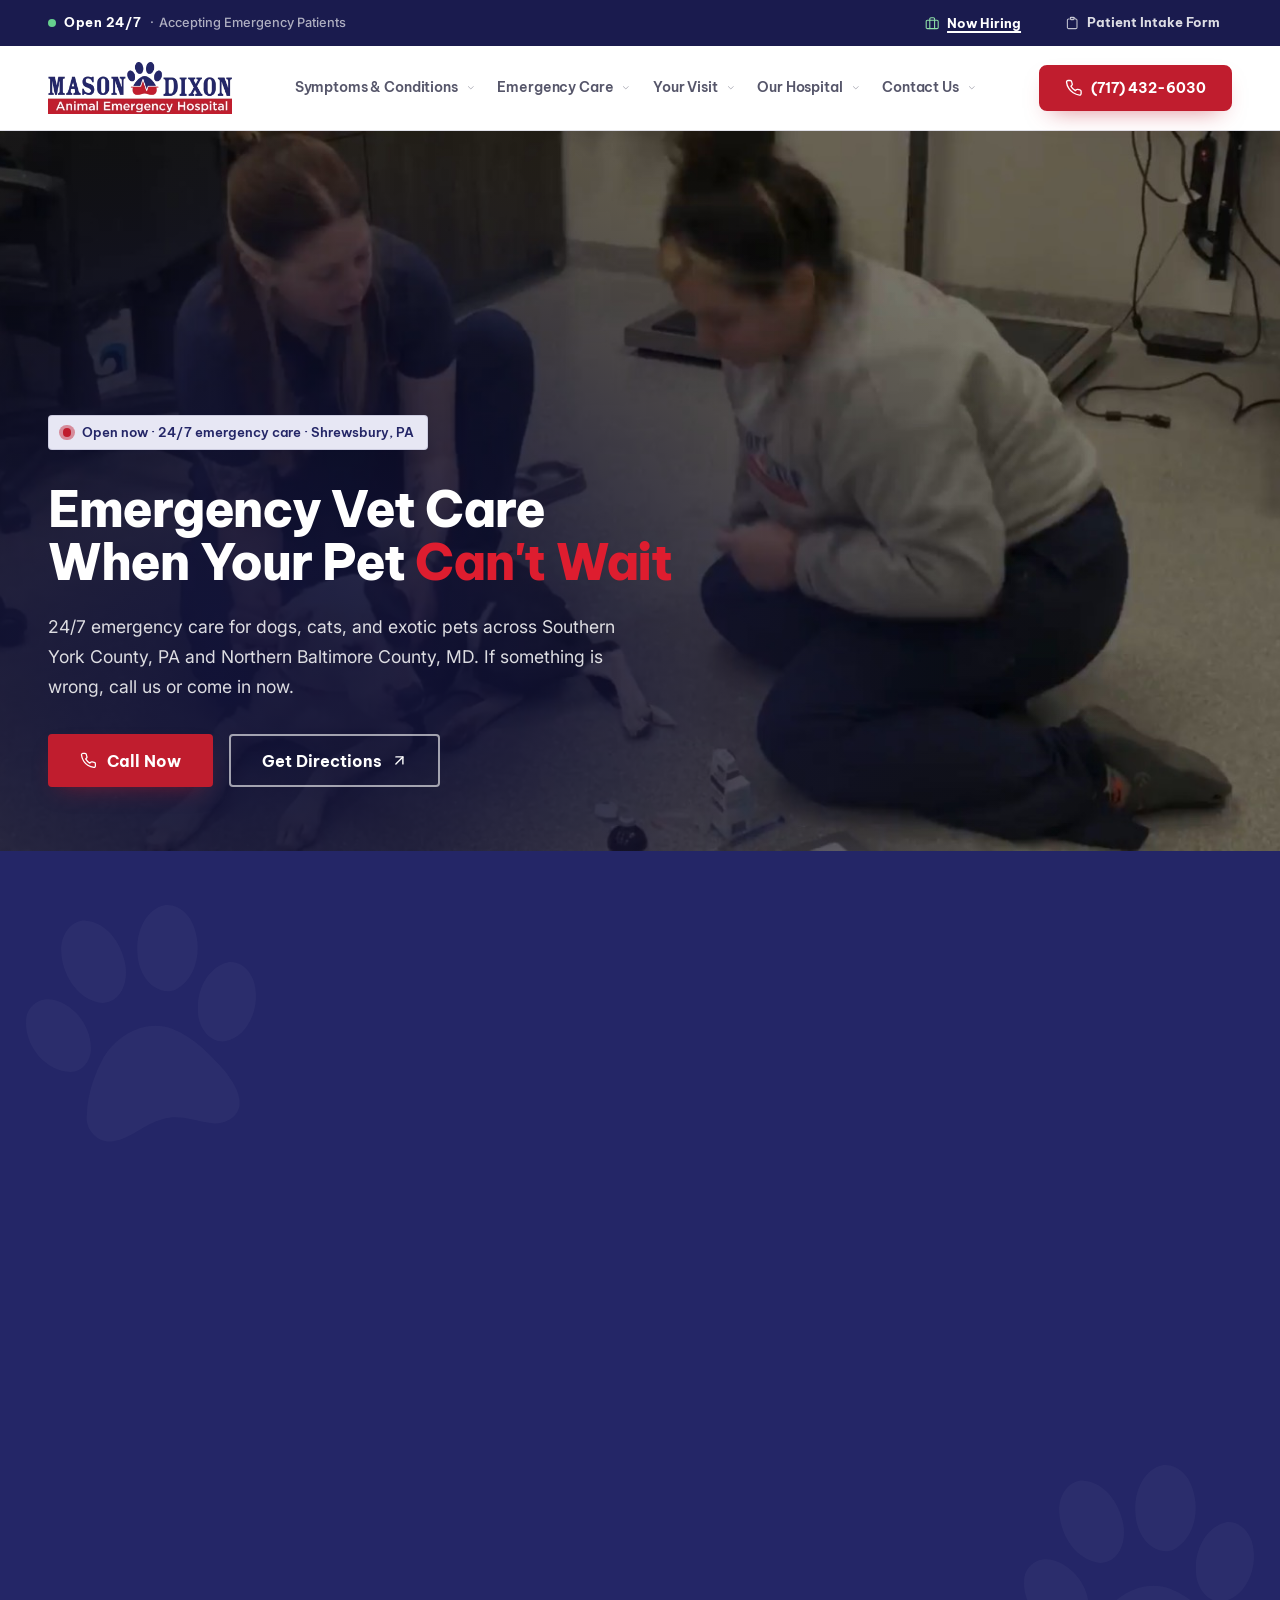
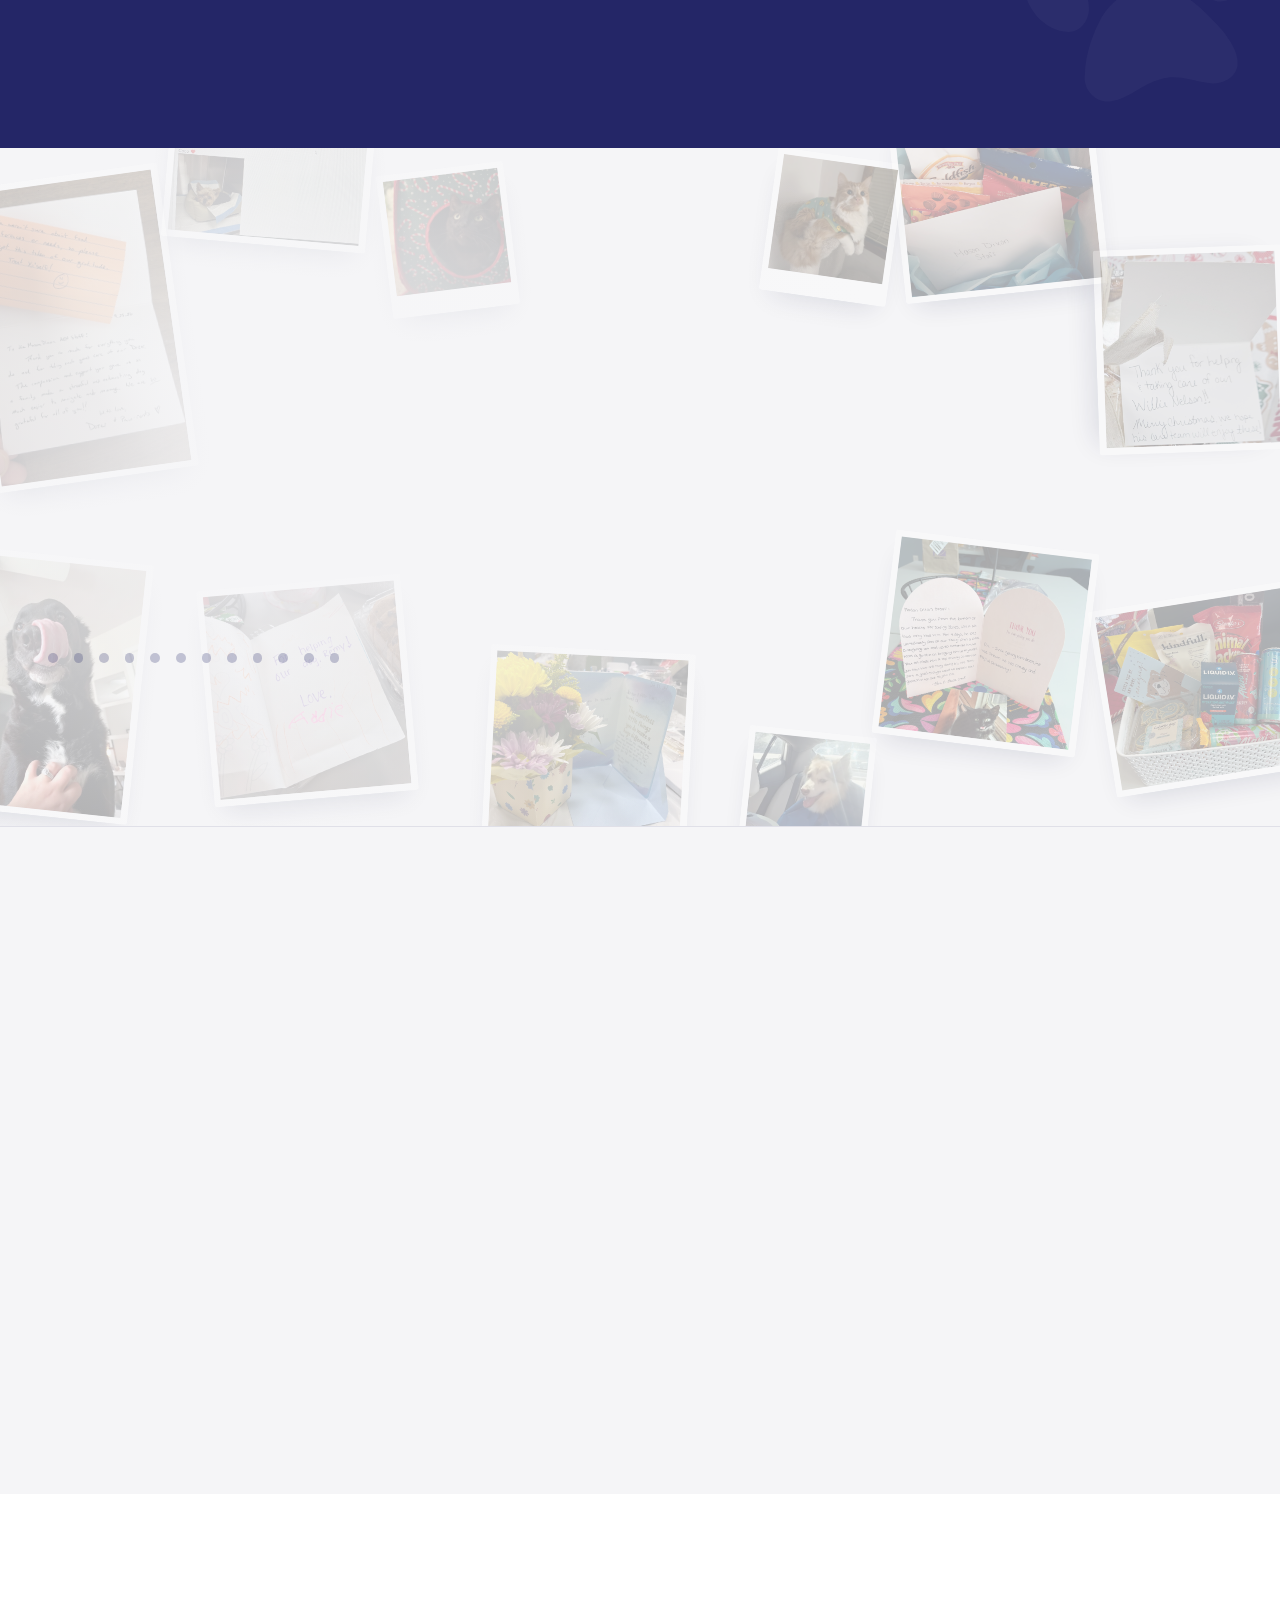
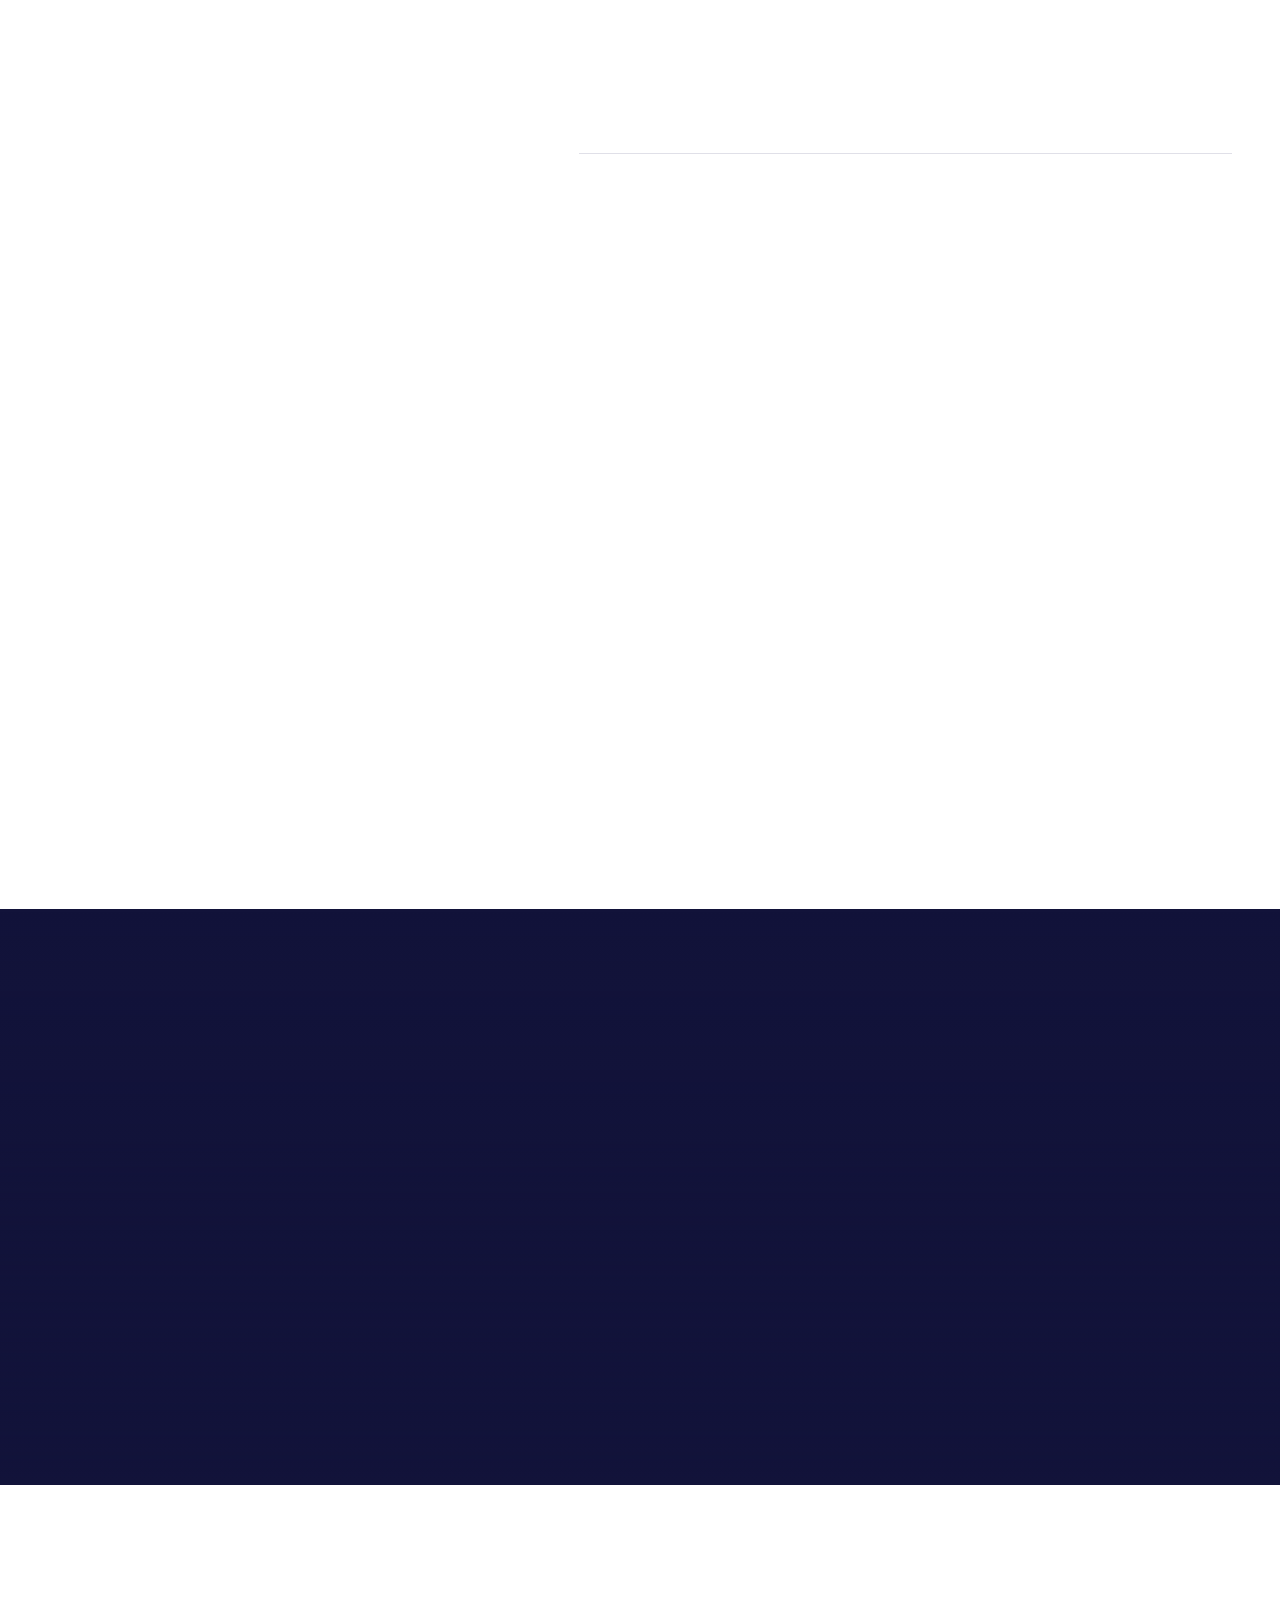
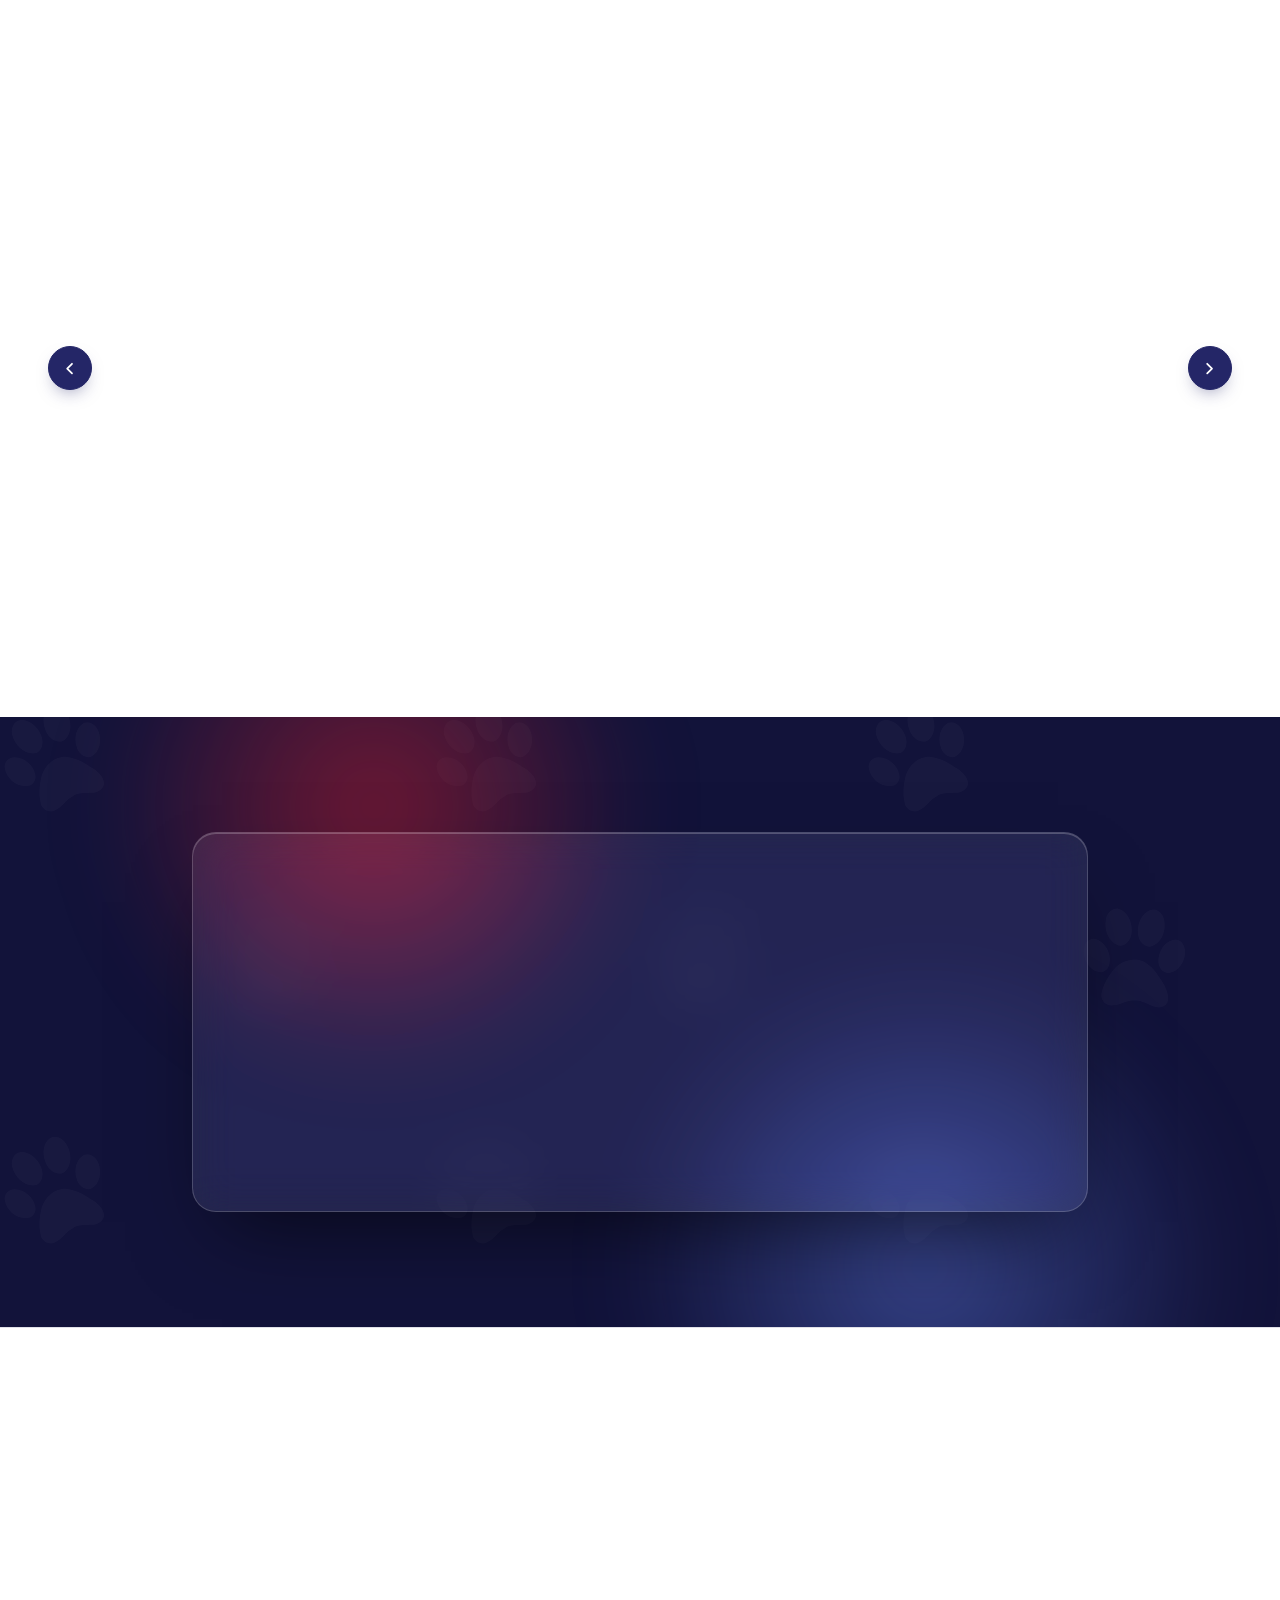
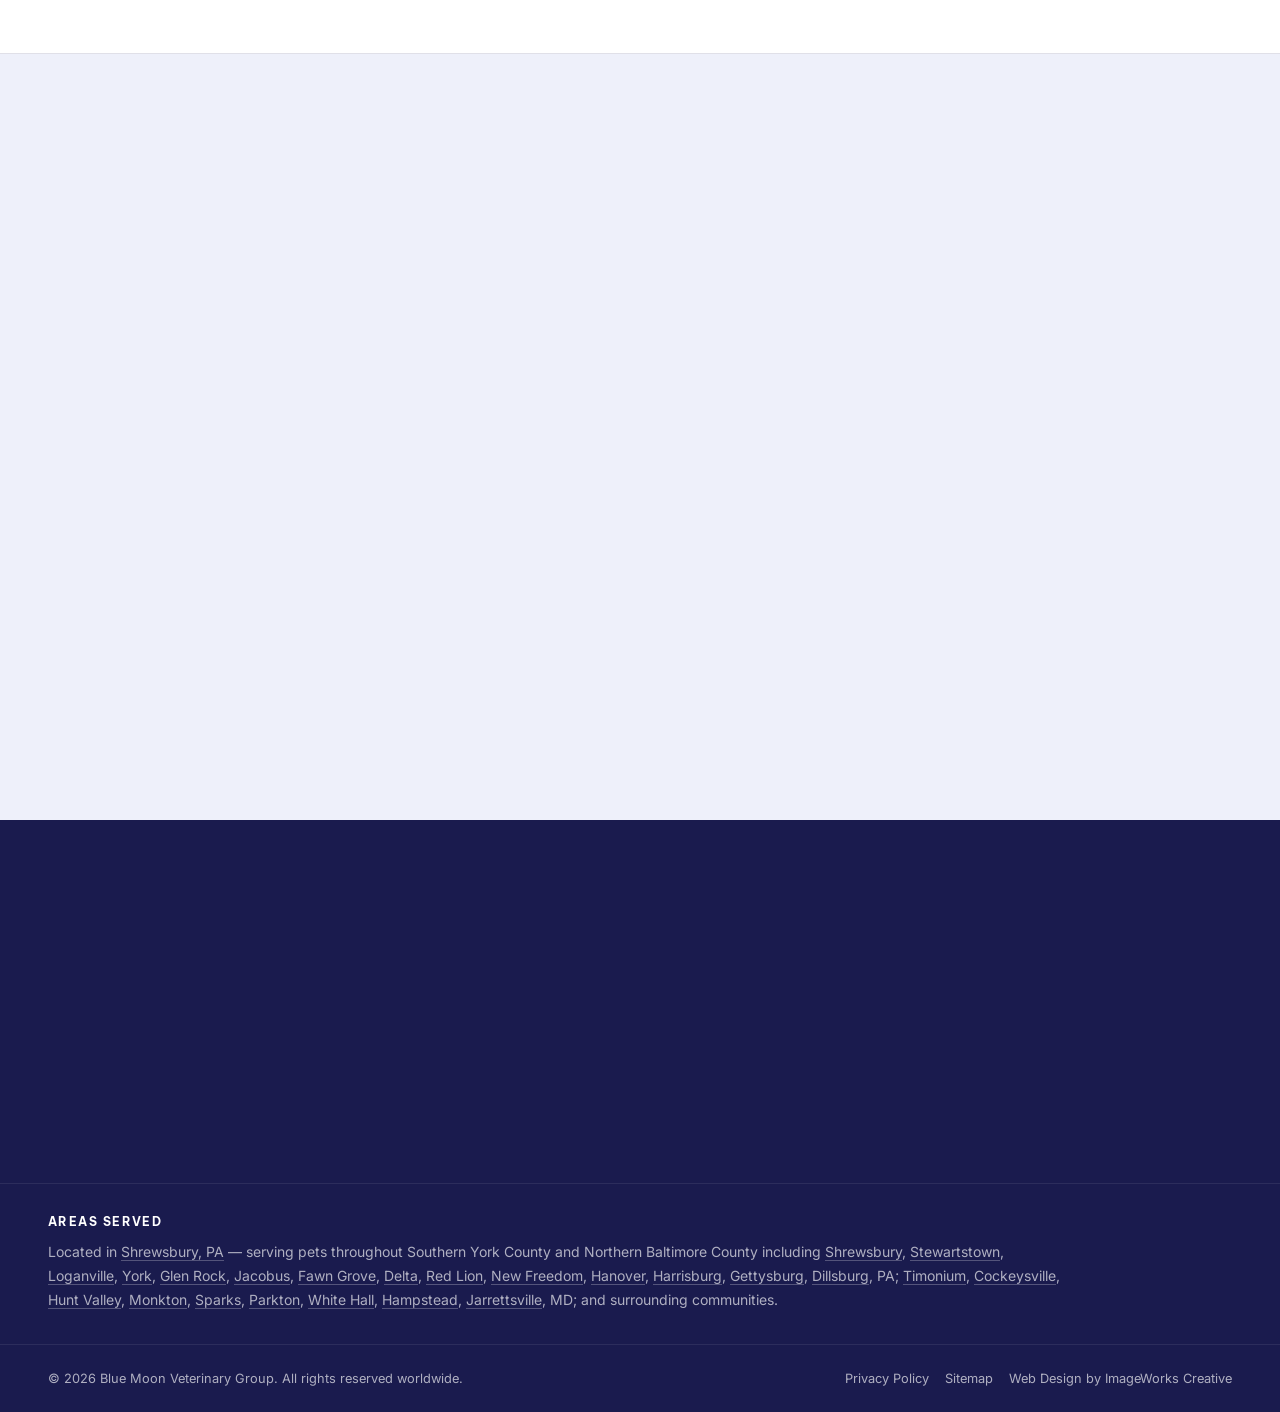
<file: option-a/index.html>
<!doctype html>
<html lang="en">
<head>
  <meta charset="UTF-8" />
  <title>Mason Dixon Animal Emergency Hospital</title>
  <meta name="robots" content="noindex" />
  <link rel="canonical" href="../" />
  <!-- Option A became the site's homepage; this keeps old links working -->
  <meta http-equiv="refresh" content="0; url=../" />
</head>
<body>
  <p><a href="../">Mason Dixon Animal Emergency Hospital</a></p>
</body>
</html>
</file>
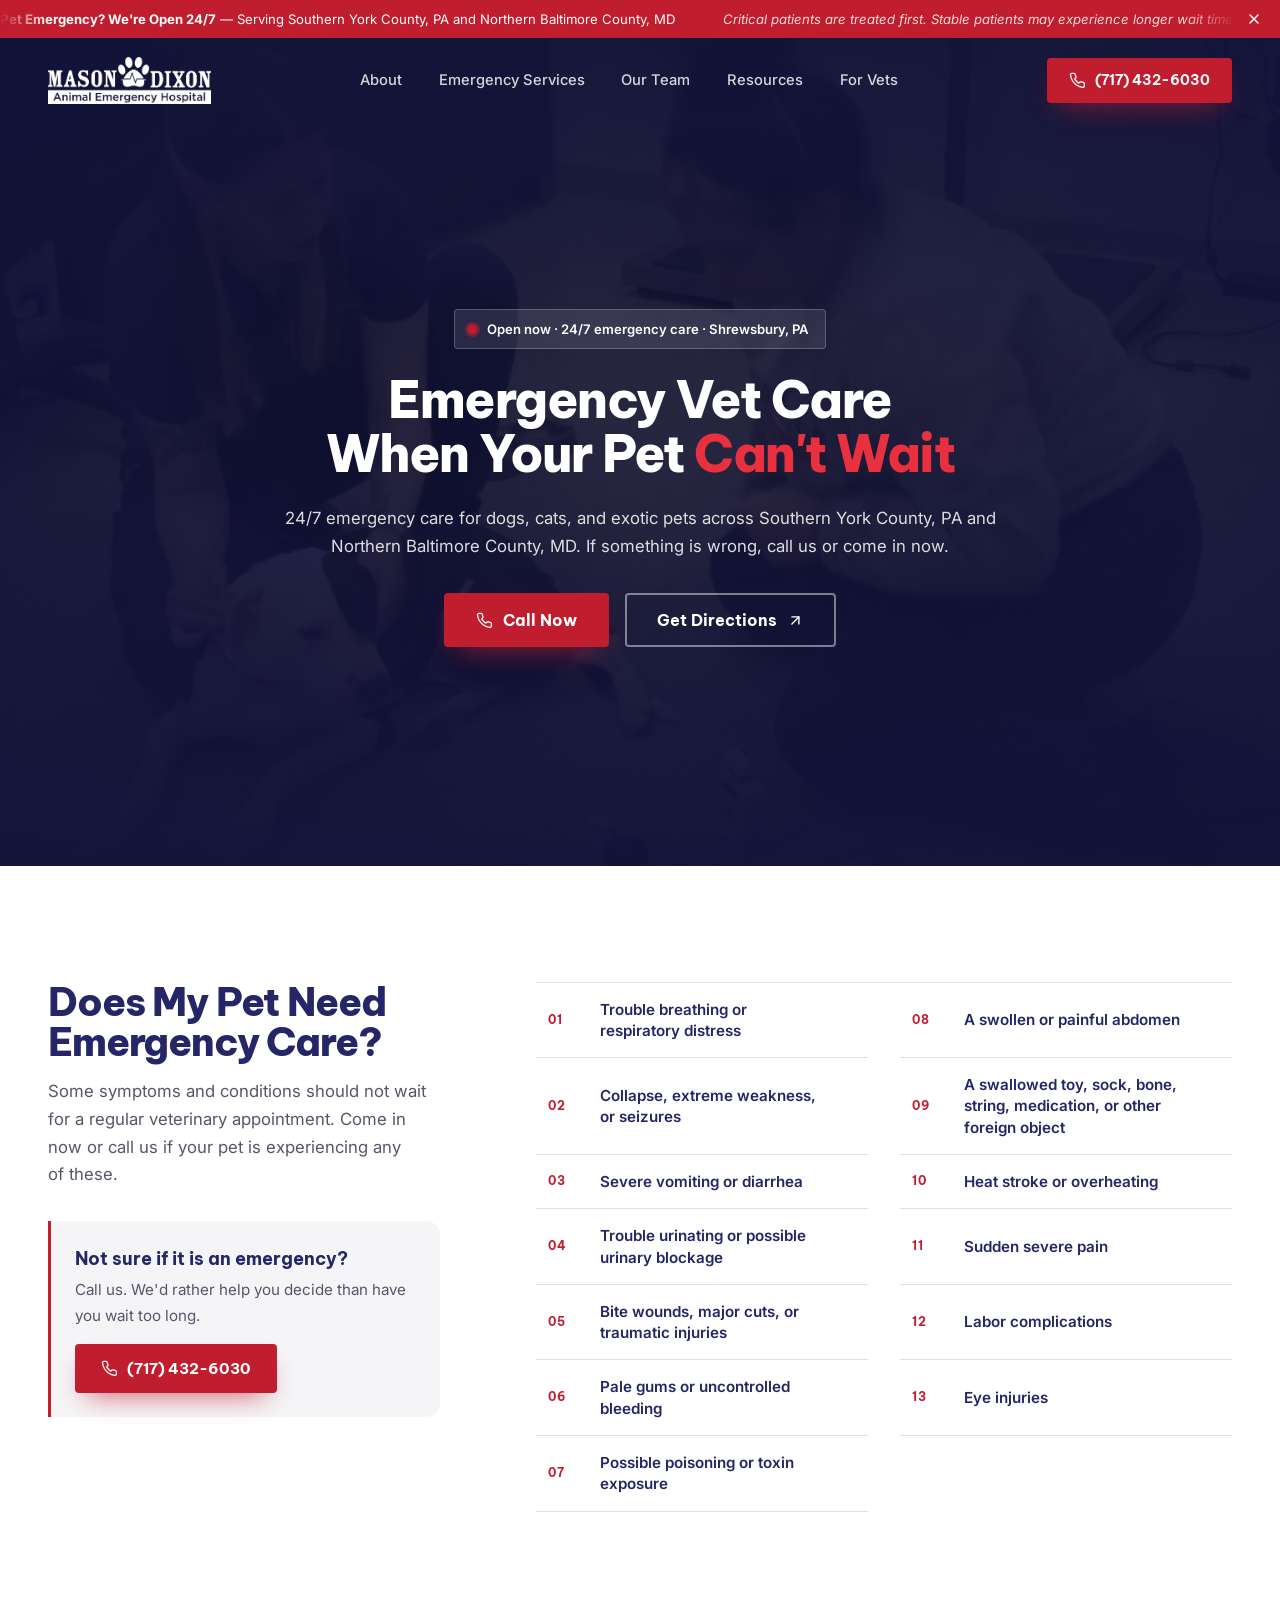
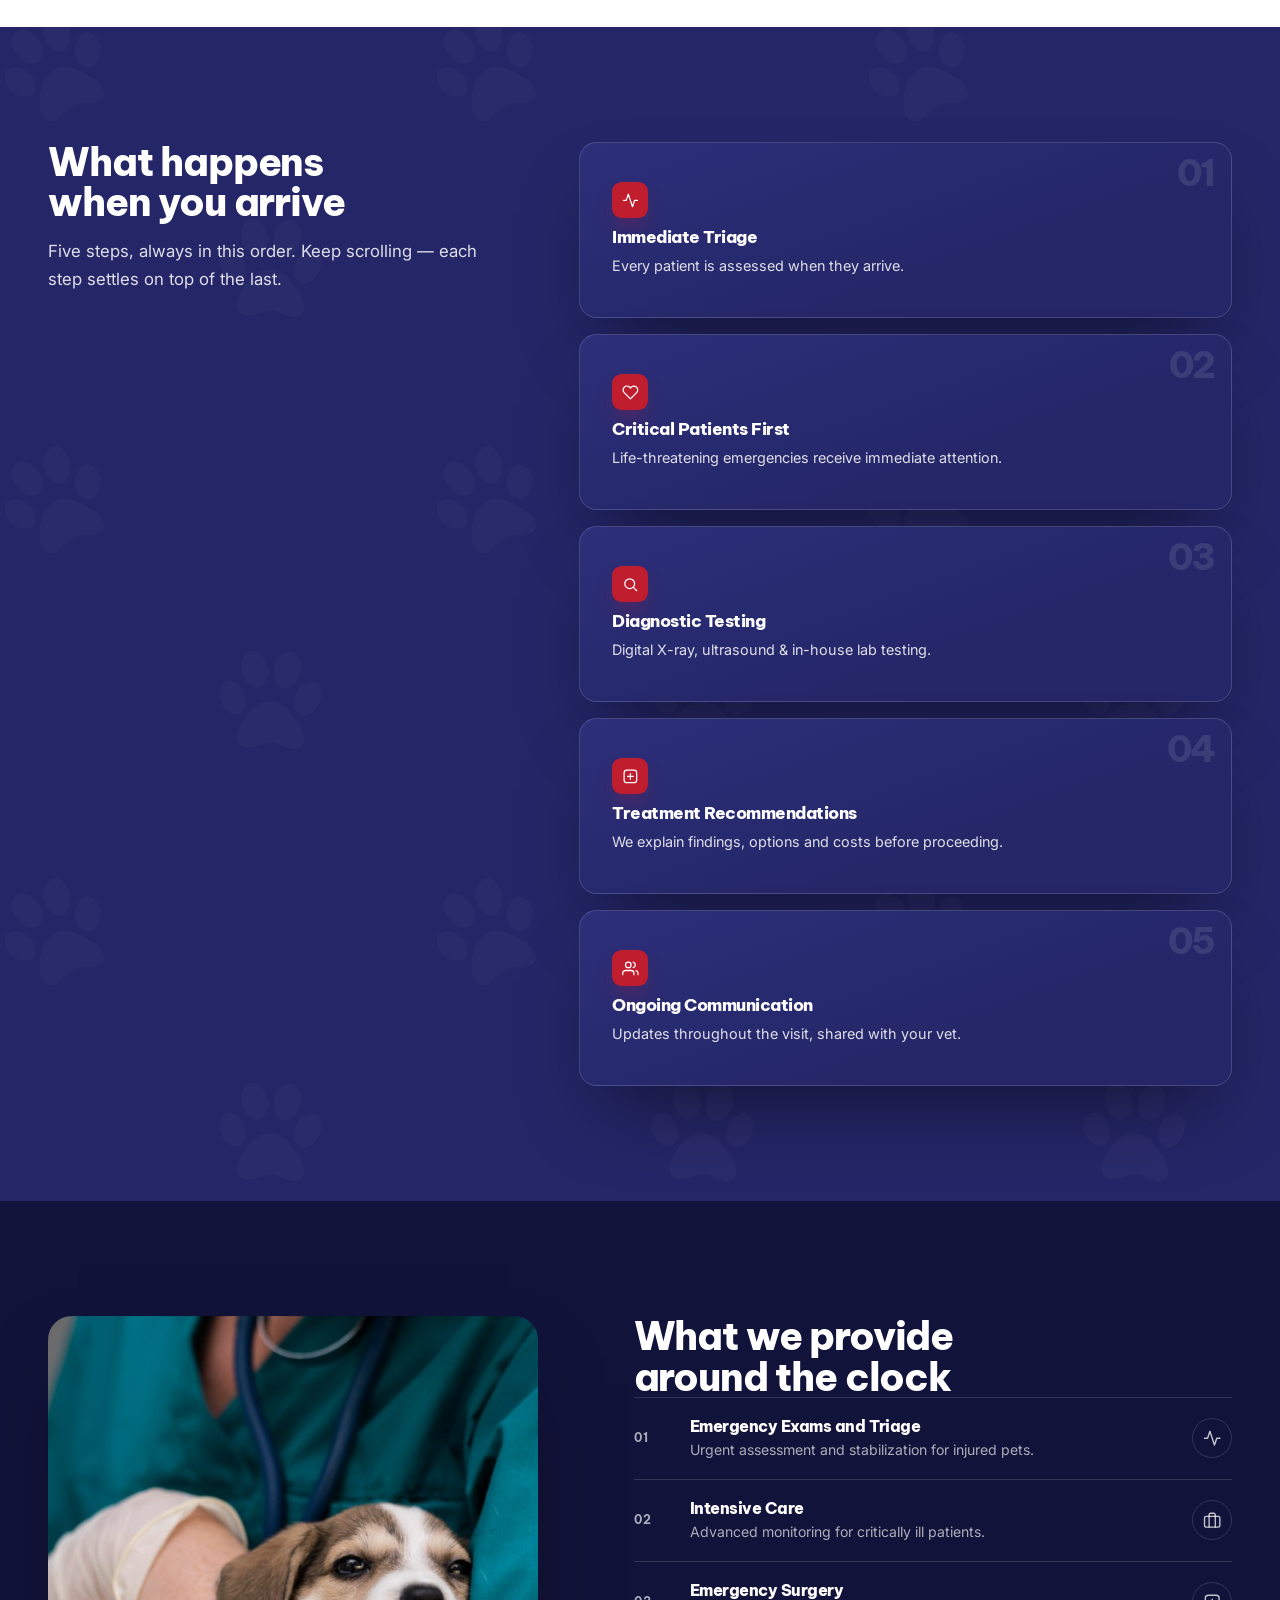
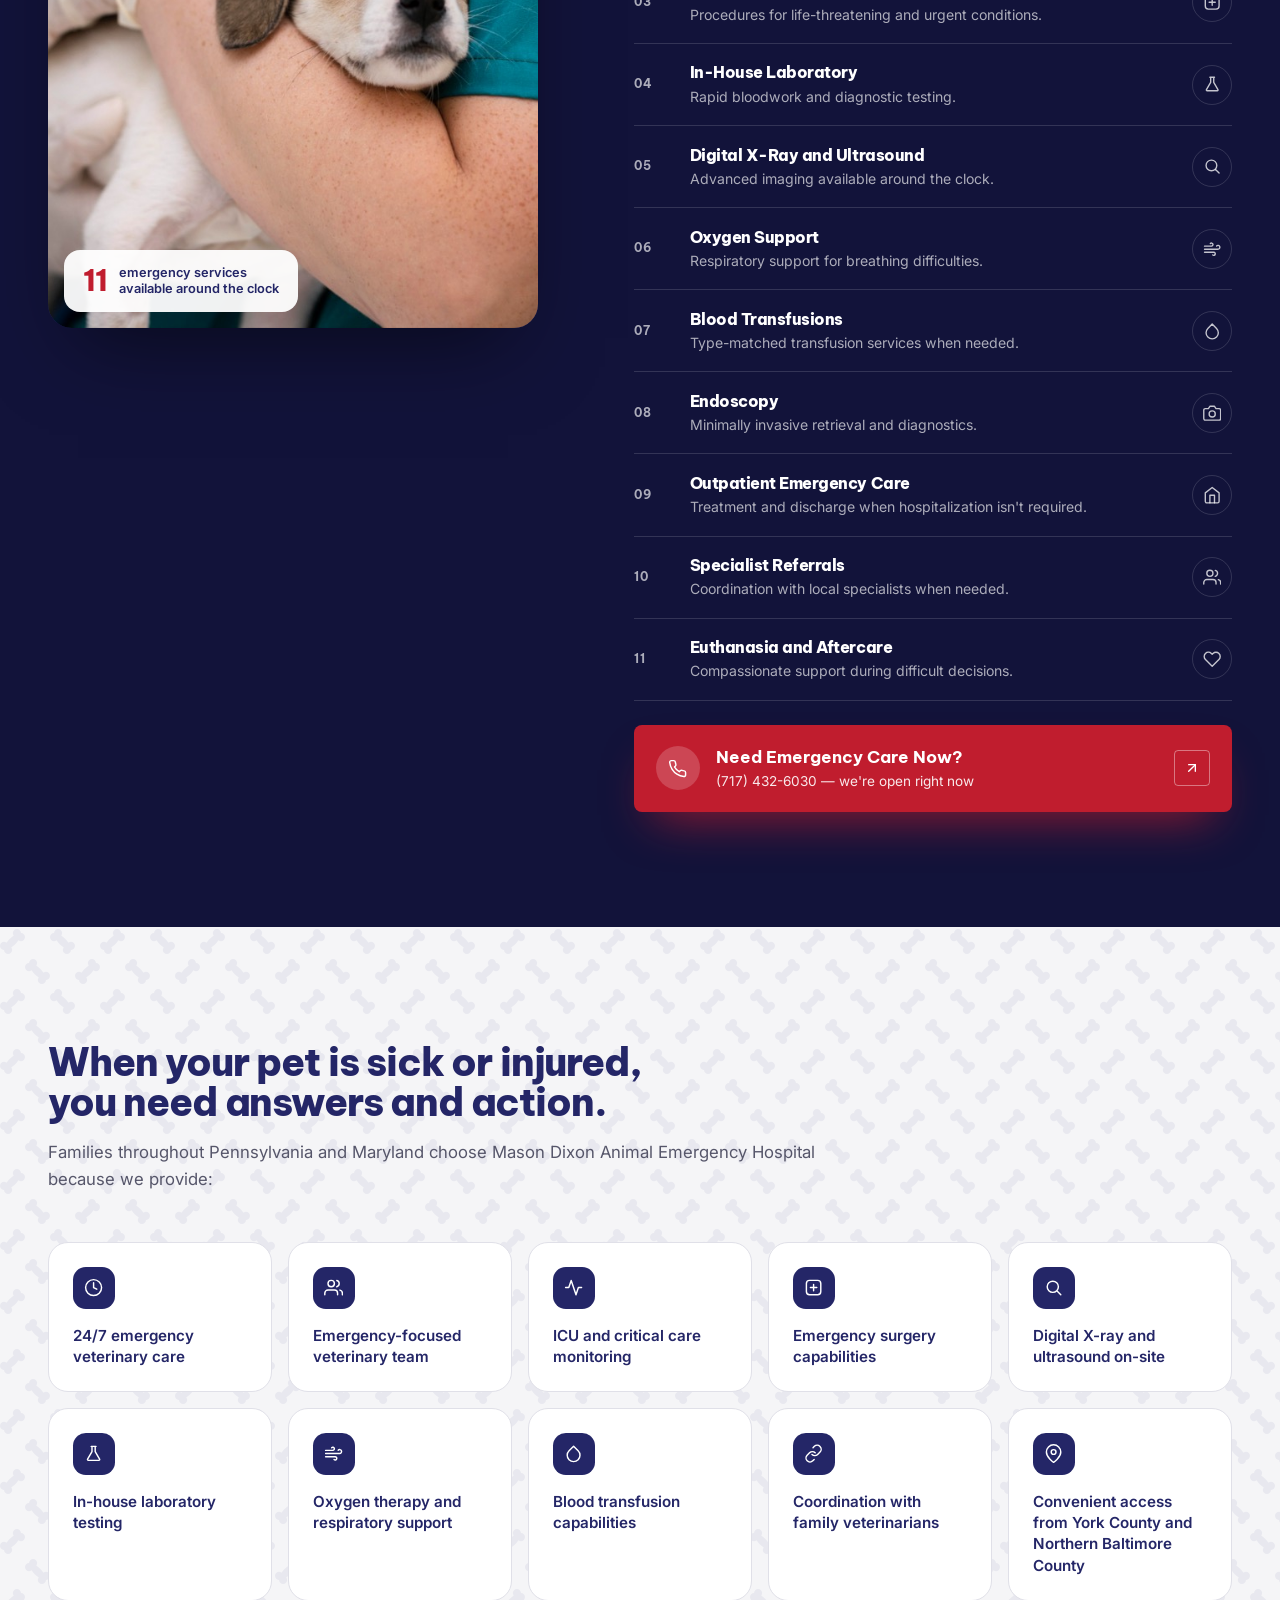
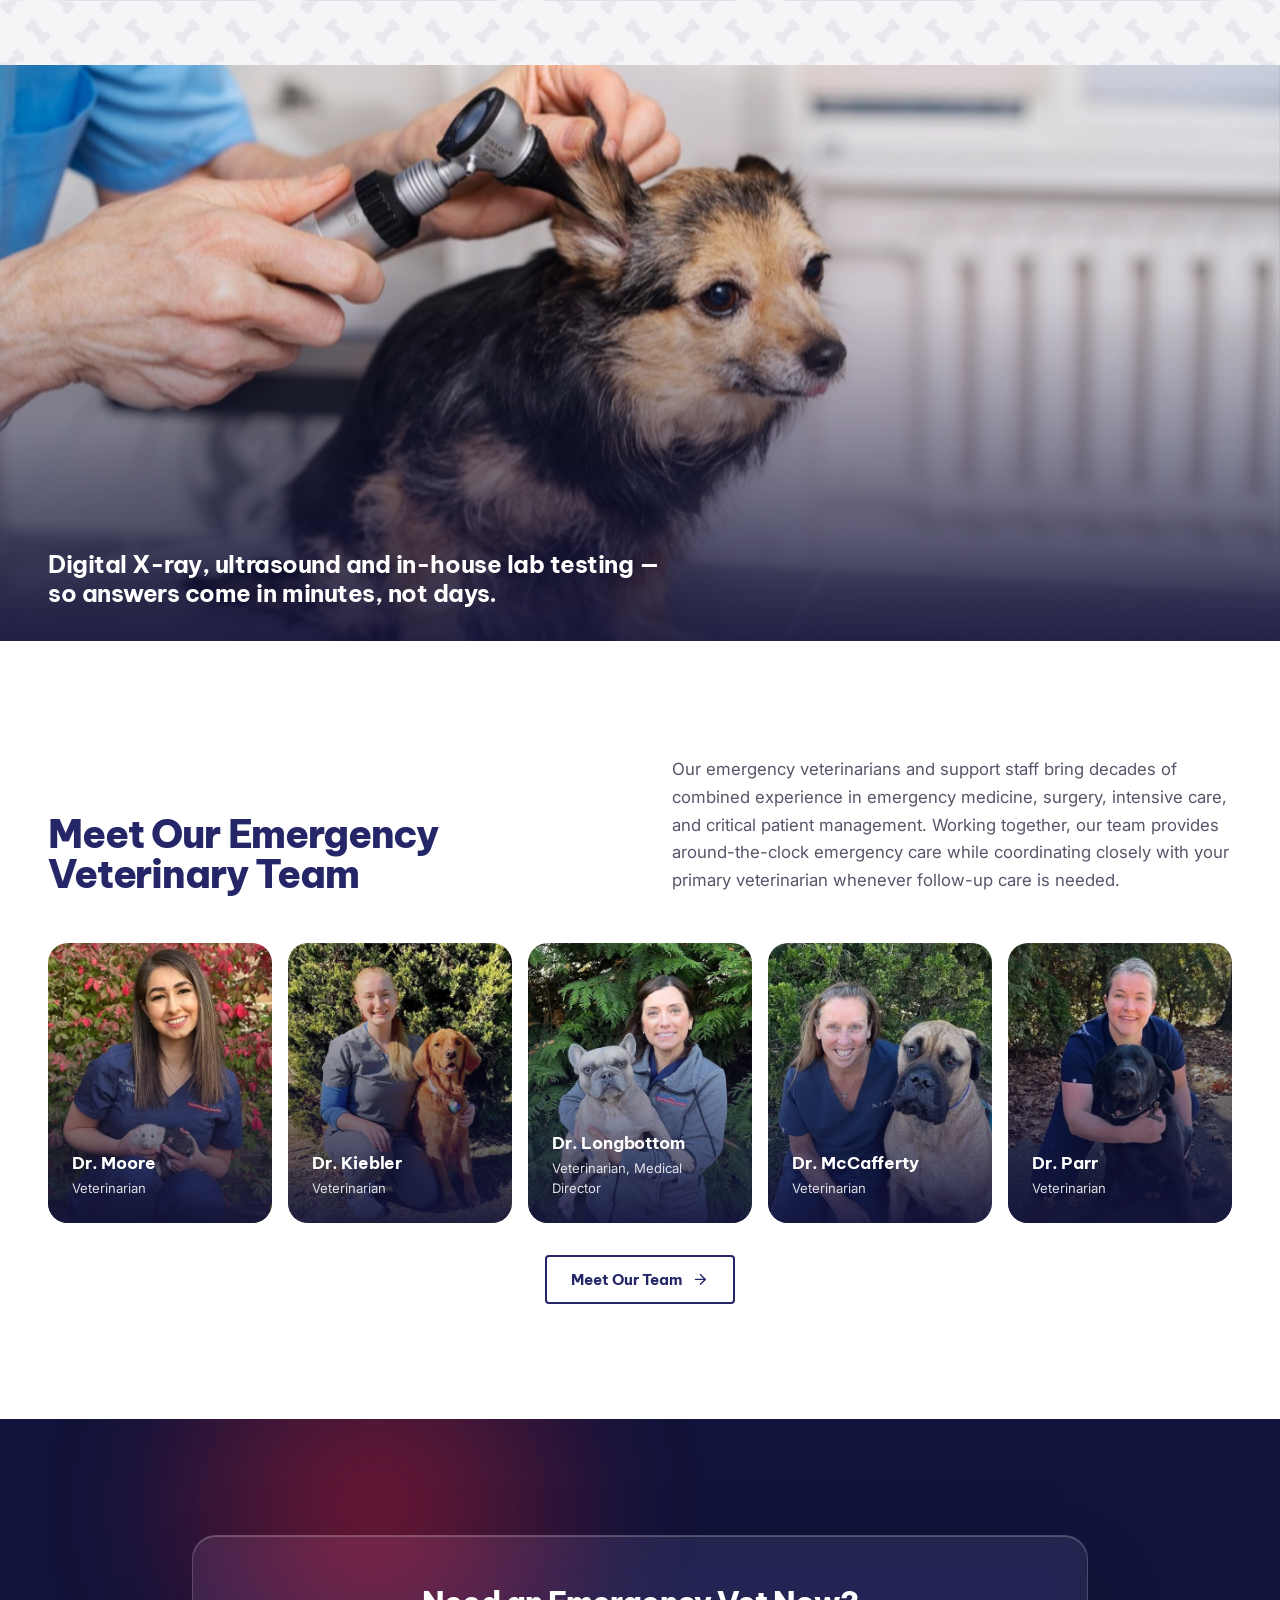
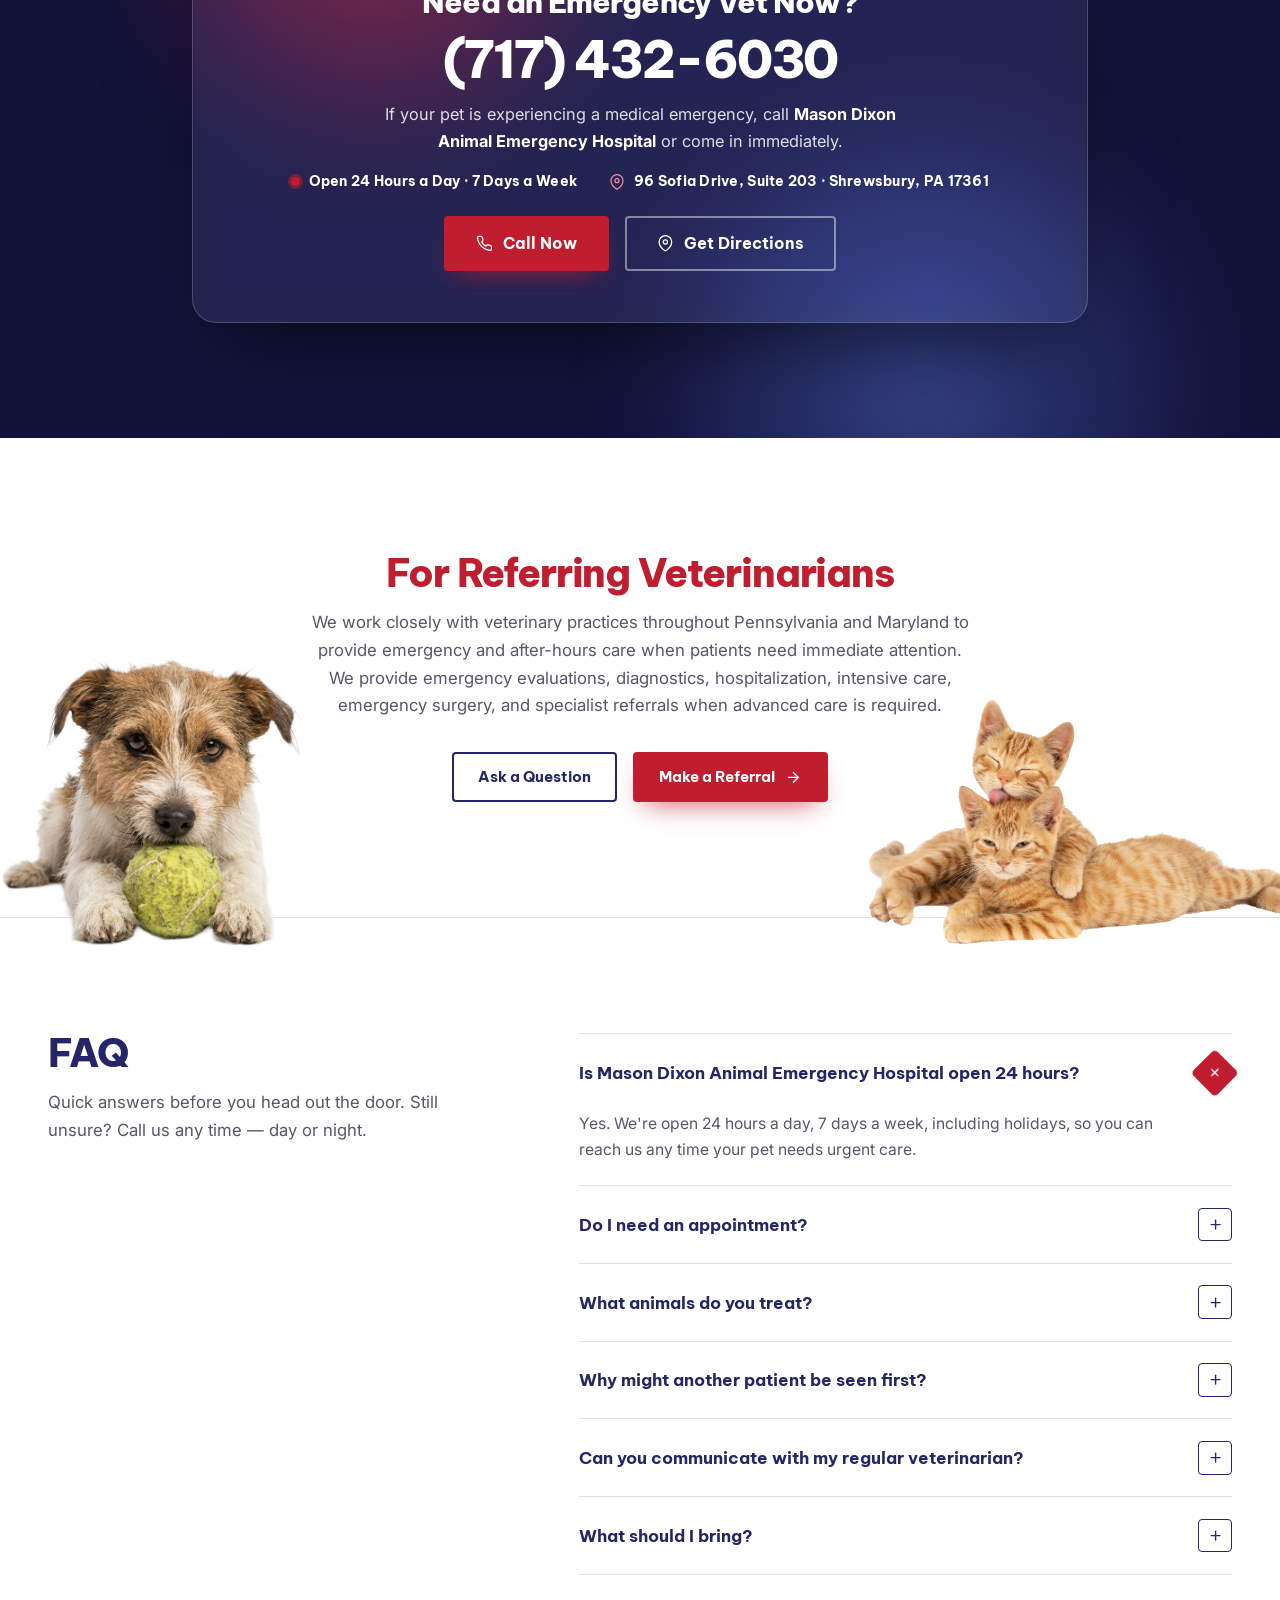
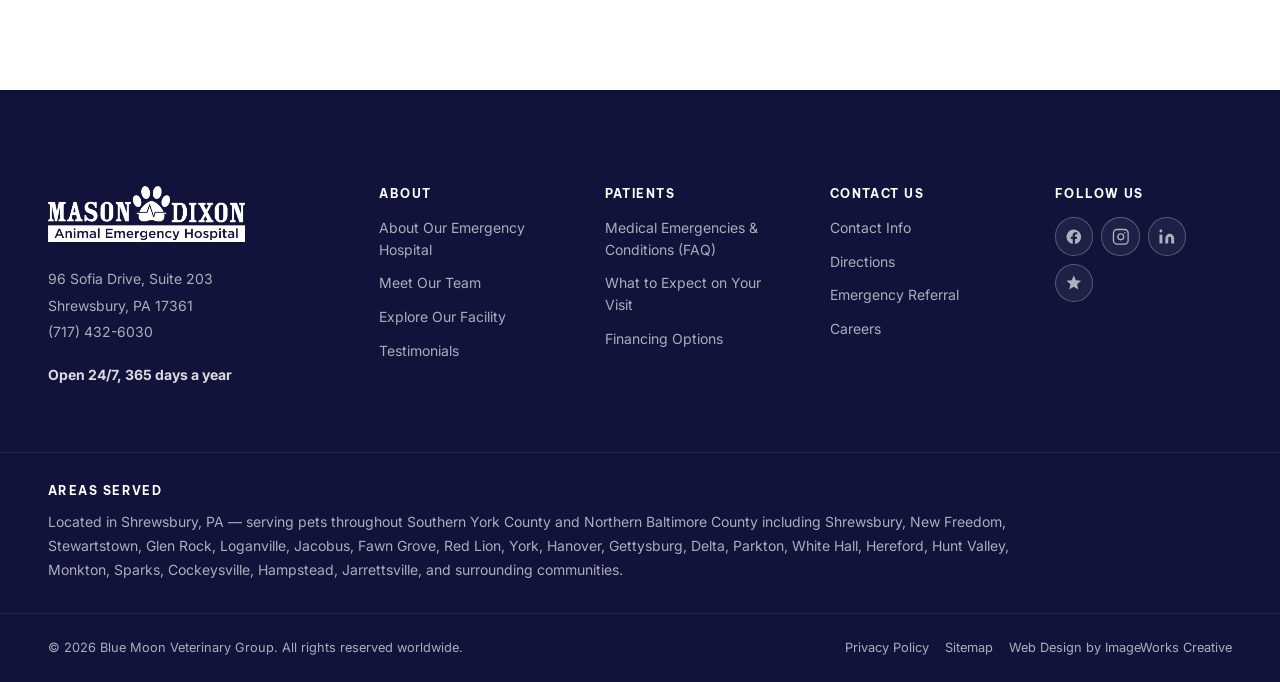
<file: option-b/index.html>
<!doctype html>
<html lang="en">
<head>
  <meta charset="UTF-8" />
  <meta name="viewport" content="width=device-width, initial-scale=1, viewport-fit=cover" />
  <title>Mason Dixon Animal Emergency Hospital | 24/7 Emergency Vet Care in Shrewsbury, PA</title>
  <meta name="description" content="24/7 emergency veterinary care for dogs, cats, and exotic pets across Southern York County, PA and Northern Baltimore County, MD. Call (717) 432-6030 or come in now." />
  <meta name="theme-color" content="#12133a" />

  <link rel="icon" href="data:image/svg+xml,%3Csvg xmlns='http://www.w3.org/2000/svg' viewBox='0 0 24 24'%3E%3Ccircle cx='12' cy='16' r='4' fill='%23c01d2e'/%3E%3Ccircle cx='5' cy='9' r='2.2' fill='%23c01d2e'/%3E%3Ccircle cx='9.5' cy='5.5' r='2.2' fill='%23c01d2e'/%3E%3Ccircle cx='14.5' cy='5.5' r='2.2' fill='%23c01d2e'/%3E%3Ccircle cx='19' cy='9' r='2.2' fill='%23c01d2e'/%3E%3C/svg%3E" />

  <link rel="preconnect" href="https://fonts.googleapis.com" />
  <link rel="preconnect" href="https://fonts.gstatic.com" crossorigin />
  <link href="https://fonts.googleapis.com/css2?family=Be+Vietnam+Pro:wght@500;600;700;800&family=Inter:ital,wght@0,400;0,500;0,600;1,400&display=swap" rel="stylesheet" />

  <script src="js/head.js?v=202609251536"></script>
  <link rel="stylesheet" href="css/base.css?v=202609251536" />
  <link rel="stylesheet" href="css/components.css?v=202609251536" />
  <link rel="stylesheet" href="css/sections.css?v=202609251536" />
  <link rel="stylesheet" href="css/motion.css?v=202609251536" />
</head>
<body>
  <a class="skip-link" href="#main">Skip to main content</a>

  <!-- ============================ Icon sprite ============================ -->
  <svg class="icon-sprite" aria-hidden="true">
    <defs>
      <symbol id="icon-close" viewBox="0 0 24 24" fill="none" stroke="currentColor" stroke-width="2" stroke-linecap="round"><line x1="6" y1="6" x2="18" y2="18"/><line x1="18" y1="6" x2="6" y2="18"/></symbol>
      <symbol id="icon-plus" viewBox="0 0 24 24" fill="none" stroke="currentColor" stroke-width="2.2" stroke-linecap="round"><line x1="12" y1="5" x2="12" y2="19"/><line x1="5" y1="12" x2="19" y2="12"/></symbol>
      <symbol id="icon-chevron-left" viewBox="0 0 24 24" fill="none" stroke="currentColor" stroke-width="2.2" stroke-linecap="round" stroke-linejoin="round"><polyline points="15 18 9 12 15 6"/></symbol>
      <symbol id="icon-chevron-right" viewBox="0 0 24 24" fill="none" stroke="currentColor" stroke-width="2.2" stroke-linecap="round" stroke-linejoin="round"><polyline points="9 18 15 12 9 6"/></symbol>
      <symbol id="icon-check" viewBox="0 0 24 24" fill="none" stroke="currentColor" stroke-width="2.4" stroke-linecap="round" stroke-linejoin="round"><polyline points="20 6 9 17 4 12"/></symbol>
      <symbol id="icon-phone" viewBox="0 0 24 24" fill="none" stroke="currentColor" stroke-width="1.8" stroke-linecap="round" stroke-linejoin="round"><path d="M22 16.92v3a2 2 0 0 1-2.18 2 19.79 19.79 0 0 1-8.63-3.07 19.5 19.5 0 0 1-6-6 19.79 19.79 0 0 1-3.07-8.67A2 2 0 0 1 4.11 2h3a2 2 0 0 1 2 1.72c.13.96.36 1.9.7 2.81a2 2 0 0 1-.45 2.11L8.09 9.91a16 16 0 0 0 6 6l1.27-1.27a2 2 0 0 1 2.11-.45c.91.34 1.85.57 2.81.7A2 2 0 0 1 22 16.92z"/></symbol>
      <symbol id="icon-pin" viewBox="0 0 24 24" fill="none" stroke="currentColor" stroke-width="1.8" stroke-linecap="round" stroke-linejoin="round"><path d="M21 10c0 7-9 13-9 13s-9-6-9-13a9 9 0 0 1 18 0z"/><circle cx="12" cy="10" r="3"/></symbol>
      <symbol id="icon-clock" viewBox="0 0 24 24" fill="none" stroke="currentColor" stroke-width="1.8" stroke-linecap="round" stroke-linejoin="round"><circle cx="12" cy="12" r="10"/><polyline points="12 6 12 12 16 14"/></symbol>
      <symbol id="icon-arrow-up-right" viewBox="0 0 24 24" fill="none" stroke="currentColor" stroke-width="2" stroke-linecap="round" stroke-linejoin="round"><line x1="7" y1="17" x2="17" y2="7"/><polyline points="7 7 17 7 17 17"/></symbol>
      <symbol id="icon-arrow-right" viewBox="0 0 24 24" fill="none" stroke="currentColor" stroke-width="2" stroke-linecap="round" stroke-linejoin="round"><line x1="5" y1="12" x2="19" y2="12"/><polyline points="12 5 19 12 12 19"/></symbol>
      <symbol id="icon-pulse" viewBox="0 0 24 24" fill="none" stroke="currentColor" stroke-width="1.8" stroke-linecap="round" stroke-linejoin="round"><polyline points="22 12 18 12 15 21 9 3 6 12 2 12"/></symbol>
      <symbol id="icon-heart" viewBox="0 0 24 24" fill="none" stroke="currentColor" stroke-width="1.8" stroke-linecap="round" stroke-linejoin="round"><path d="M20.84 4.61a5.5 5.5 0 0 0-7.78 0L12 5.67l-1.06-1.06a5.5 5.5 0 0 0-7.78 7.78l1.06 1.06L12 21.23l7.78-7.78 1.06-1.06a5.5 5.5 0 0 0 0-7.78z"/></symbol>
      <symbol id="icon-briefcase" viewBox="0 0 24 24" fill="none" stroke="currentColor" stroke-width="1.8" stroke-linecap="round" stroke-linejoin="round"><rect x="2" y="7" width="20" height="14" rx="2"/><path d="M16 21V5a2 2 0 0 0-2-2h-4a2 2 0 0 0-2 2v16"/></symbol>
      <symbol id="icon-medical-cross" viewBox="0 0 24 24" fill="none" stroke="currentColor" stroke-width="1.8" stroke-linecap="round" stroke-linejoin="round"><rect x="3" y="3" width="18" height="18" rx="4"/><path d="M12 8v8M8 12h8"/></symbol>
      <symbol id="icon-flask" viewBox="0 0 24 24" fill="none" stroke="currentColor" stroke-width="1.8" stroke-linecap="round" stroke-linejoin="round"><path d="M9 3h6M10 3v6.5L4.5 19a1 1 0 0 0 .87 1.5h13.26a1 1 0 0 0 .87-1.5L14 9.5V3"/></symbol>
      <symbol id="icon-scan" viewBox="0 0 24 24" fill="none" stroke="currentColor" stroke-width="1.8" stroke-linecap="round" stroke-linejoin="round"><circle cx="11" cy="11" r="7"/><line x1="21" y1="21" x2="16.65" y2="16.65"/></symbol>
      <symbol id="icon-wind" viewBox="0 0 24 24" fill="none" stroke="currentColor" stroke-width="1.8" stroke-linecap="round" stroke-linejoin="round"><path d="M9.59 4.59A2 2 0 1 1 11 8H2m10.59 11.41A2 2 0 1 0 14 16H2m15.73-8.27A2.5 2.5 0 1 1 19.5 12H2"/></symbol>
      <symbol id="icon-droplet" viewBox="0 0 24 24" fill="none" stroke="currentColor" stroke-width="1.8" stroke-linecap="round" stroke-linejoin="round"><path d="M12 2.69l5.66 5.66a8 8 0 1 1-11.31 0z"/></symbol>
      <symbol id="icon-camera" viewBox="0 0 24 24" fill="none" stroke="currentColor" stroke-width="1.8" stroke-linecap="round" stroke-linejoin="round"><path d="M23 19a2 2 0 0 1-2 2H3a2 2 0 0 1-2-2V8a2 2 0 0 1 2-2h4l2-3h6l2 3h4a2 2 0 0 1 2 2z"/><circle cx="12" cy="13" r="4"/></symbol>
      <symbol id="icon-home" viewBox="0 0 24 24" fill="none" stroke="currentColor" stroke-width="1.8" stroke-linecap="round" stroke-linejoin="round"><path d="M3 9l9-7 9 7v11a2 2 0 0 1-2 2H5a2 2 0 0 1-2-2z"/><polyline points="9 22 9 12 15 12 15 22"/></symbol>
      <symbol id="icon-users" viewBox="0 0 24 24" fill="none" stroke="currentColor" stroke-width="1.8" stroke-linecap="round" stroke-linejoin="round"><path d="M17 21v-2a4 4 0 0 0-4-4H5a4 4 0 0 0-4 4v2"/><circle cx="9" cy="7" r="4"/><path d="M23 21v-2a4 4 0 0 0-3-3.87"/><path d="M16 3.13a4 4 0 0 1 0 7.75"/></symbol>
      <symbol id="icon-link" viewBox="0 0 24 24" fill="none" stroke="currentColor" stroke-width="1.8" stroke-linecap="round" stroke-linejoin="round"><path d="M10 13a5 5 0 0 0 7.07 0l3-3a5 5 0 0 0-7.07-7.07l-1.72 1.71"/><path d="M14 11a5 5 0 0 0-7.07 0l-3 3a5 5 0 0 0 7.07 7.07l1.71-1.71"/></symbol>
      <symbol id="icon-paw" viewBox="0 0 24 24" fill="currentColor"><circle cx="5.6" cy="12" r="2.2"/><circle cx="9.6" cy="7.4" r="2.4"/><circle cx="14.4" cy="7.4" r="2.4"/><circle cx="18.4" cy="12" r="2.2"/><path d="M12 13c-3.3 0-6 2.4-6 5.2 0 2.2 1.9 3.1 3.5 3.1 1.05 0 1.65-.42 2.5-.42s1.45.42 2.5.42c1.6 0 3.5-.9 3.5-3.1 0-2.8-2.7-5.2-6-5.2z"/></symbol>
      <symbol id="icon-facebook" viewBox="0 0 24 24" fill="currentColor"><path d="M22 12a10 10 0 1 0-11.5 9.95v-7.04H7.9V12h2.6V9.8c0-2.57 1.53-4 3.87-4 1.12 0 2.3.2 2.3.2v2.5h-1.3c-1.28 0-1.68.8-1.68 1.62V12h2.86l-.46 2.91h-2.4v7.04A10 10 0 0 0 22 12z"/></symbol>
      <symbol id="icon-instagram" viewBox="0 0 24 24" fill="none" stroke="currentColor" stroke-width="1.8" stroke-linecap="round" stroke-linejoin="round"><rect x="2" y="2" width="20" height="20" rx="5"/><circle cx="12" cy="12" r="4"/><circle cx="17.5" cy="6.5" r="1.1" fill="currentColor" stroke="none"/></symbol>
      <symbol id="icon-linkedin" viewBox="0 0 24 24" fill="currentColor"><path d="M16 8a6 6 0 0 1 6 6v7h-4v-7a2 2 0 0 0-2-2 2 2 0 0 0-2 2v7h-4v-7a6 6 0 0 1 6-6z"/><rect x="2" y="9" width="4" height="12"/><circle cx="4" cy="4" r="2"/></symbol>
      <symbol id="icon-star" viewBox="0 0 24 24" fill="currentColor"><polygon points="12 2 14.9 8.6 22 9.3 16.5 14 18.2 21 12 17.3 5.8 21 7.5 14 2 9.3 9.1 8.6"/></symbol>
    </defs>
  </svg>

  <!-- ============================ Alert ticker ============================ -->
  <div class="ticker" data-alert-bar>
    <div class="ticker__viewport" aria-label="Pet Emergency? We're Open 24/7 — Serving Southern York County, PA and Northern Baltimore County, MD. Critical patients are treated first. Stable patients may experience longer wait times.">
      <div class="ticker__track" aria-hidden="true">
        <span class="ticker__item"><strong>Pet Emergency? We're Open 24/7</strong> — Serving Southern York County, PA and Northern Baltimore County, MD</span>
        <span class="ticker__item"><em>Critical patients are treated first. Stable patients may experience longer wait times.</em></span>
        <span class="ticker__item"><strong>Pet Emergency? We're Open 24/7</strong> — Serving Southern York County, PA and Northern Baltimore County, MD</span>
        <span class="ticker__item"><em>Critical patients are treated first. Stable patients may experience longer wait times.</em></span>
      </div>
    </div>
    <button type="button" class="ticker__close" data-alert-dismiss aria-label="Dismiss alert">
      <svg aria-hidden="true"><use href="#icon-close"/></svg>
    </button>
  </div>

  <!-- ============================ Header ============================ -->
  <header class="site-header" data-site-header>
    <div class="container navbar">
      <a class="logo" href="#main" aria-label="Mason Dixon Animal Emergency Hospital">
        <img src="../assets/images/logo-white.png" alt="Mason Dixon Animal Emergency Hospital" width="1555" height="442" />
      </a>

      <nav class="nav-links" aria-label="Primary">
        <a href="../about.html">About</a>
        <a href="#services">Emergency Services</a>
        <a href="#team">Our Team</a>
        <a href="../resources.html">Resources</a>
        <a href="#refer">For Vets</a>
      </nav>

      <div class="navbar__cta">
        <a class="btn btn--primary btn--sm" href="tel:+17174326030">
          <svg class="btn__icon" aria-hidden="true"><use href="#icon-phone"/></svg>
          <span>(717) 432-6030</span>
        </a>
        <button type="button" class="nav-toggle" data-nav-toggle aria-expanded="false" aria-controls="mobile-nav" aria-label="Open navigation menu">
          <span class="nav-toggle__bar" aria-hidden="true"></span>
          <span class="nav-toggle__bar" aria-hidden="true"></span>
        </button>
      </div>
    </div>
  </header>

  <!-- Full-screen mobile menu -->
  <div class="mobile-nav" id="mobile-nav" data-nav-menu aria-hidden="true">
    <nav class="mobile-nav__links" aria-label="Mobile">
      <a href="../about.html"><span>01</span>About</a>
      <a href="#services"><span>02</span>Emergency Services</a>
      <a href="#team"><span>03</span>Our Team</a>
      <a href="../resources.html"><span>04</span>Resources</a>
      <a href="#refer"><span>05</span>For Vets</a>
    </nav>
    <div class="mobile-nav__foot">
      <span class="live"><span class="live-dot" aria-hidden="true"></span>Open now · 24 hours · 7 days</span>
      <a class="mobile-nav__phone" href="tel:+17174326030">(717) 432-6030</a>
      <p>96 Sofia Drive, Suite 203 · Shrewsbury, PA 17361</p>
    </div>
  </div>

  <main id="main">
    <!-- ============================ Hero ============================ -->
    <section class="hero" aria-labelledby="hero-heading">
      <div class="hero__bg" aria-hidden="true">
        <video class="hero__video" autoplay muted loop playsinline preload="metadata" poster="../assets/images/hero.jpg" data-hero-video aria-hidden="true">
          <source src="../assets/video/hero.mp4" type="video/mp4" />
        </video>
      </div>

      <div class="container hero__inner" data-reveal-stagger>
        <span class="live live--pill"><span class="live-dot" aria-hidden="true"></span>Open now · 24/7 emergency care · Shrewsbury, PA</span>
        <h1 id="hero-heading">Emergency Vet Care <br class="hero__br" />When Your Pet <em>Can't Wait</em></h1>
        <p>24/7 emergency care for dogs, cats, and exotic pets across Southern York County, PA and <br class="hero__br" />Northern Baltimore County, MD. If something is wrong, call us or come in now.</p>
        <div class="btn-row">
          <a class="btn btn--primary btn--lg" href="tel:+17174326030">
            <svg class="btn__icon" aria-hidden="true"><use href="#icon-phone"/></svg>
            <span>Call Now</span>
          </a>
          <a class="btn btn--ghost btn--lg" href="https://www.google.com/maps/search/?api=1&query=96+Sofia+Drive+Suite+203+Shrewsbury+PA+17361" target="_blank" rel="noopener">
            <span>Get Directions</span>
            <svg class="btn__icon btn__icon--trail" aria-hidden="true"><use href="#icon-arrow-up-right"/></svg>
          </a>
        </div>
      </div>
    </section>

    <!-- ============================ Emergency symptoms ============================ -->
    <section class="section symptoms" id="emergency-care" aria-labelledby="symptoms-heading">
      <div class="container symptoms__inner">
        <div class="symptoms__head" data-reveal>
          <h2 id="symptoms-heading">Does My Pet Need Emergency Care?</h2>
          <p>Some symptoms and conditions should not wait for a regular veterinary appointment. Come in now or call us if your pet is experiencing any of these.</p>
          <div class="symptoms__cta">
            <strong>Not sure if it is an emergency?</strong>
            <p>Call us. We'd rather help you decide than have you wait too long.</p>
            <a class="btn btn--primary" href="tel:+17174326030"><svg class="btn__icon" aria-hidden="true"><use href="#icon-phone"/></svg><span>(717) 432-6030</span></a>
          </div>
        </div>

        <ol class="symptom-list" data-reveal-stagger>
          <li class="symptom"><span class="symptom__num">01</span><span class="symptom__text">Trouble breathing or respiratory distress</span><svg class="symptom__paw" aria-hidden="true"><use href="#icon-paw"/></svg></li>
          <li class="symptom"><span class="symptom__num">02</span><span class="symptom__text">Collapse, extreme weakness, or seizures</span><svg class="symptom__paw" aria-hidden="true"><use href="#icon-paw"/></svg></li>
          <li class="symptom"><span class="symptom__num">03</span><span class="symptom__text">Severe vomiting or diarrhea</span><svg class="symptom__paw" aria-hidden="true"><use href="#icon-paw"/></svg></li>
          <li class="symptom"><span class="symptom__num">04</span><span class="symptom__text">Trouble urinating or possible urinary blockage</span><svg class="symptom__paw" aria-hidden="true"><use href="#icon-paw"/></svg></li>
          <li class="symptom"><span class="symptom__num">05</span><span class="symptom__text">Bite wounds, major cuts, or traumatic injuries</span><svg class="symptom__paw" aria-hidden="true"><use href="#icon-paw"/></svg></li>
          <li class="symptom"><span class="symptom__num">06</span><span class="symptom__text">Pale gums or uncontrolled bleeding</span><svg class="symptom__paw" aria-hidden="true"><use href="#icon-paw"/></svg></li>
          <li class="symptom"><span class="symptom__num">07</span><span class="symptom__text">Possible poisoning or toxin exposure</span><svg class="symptom__paw" aria-hidden="true"><use href="#icon-paw"/></svg></li>
          <li class="symptom"><span class="symptom__num">08</span><span class="symptom__text">A swollen or painful abdomen</span><svg class="symptom__paw" aria-hidden="true"><use href="#icon-paw"/></svg></li>
          <li class="symptom"><span class="symptom__num">09</span><span class="symptom__text">A swallowed toy, sock, bone, string, medication, or other foreign object</span><svg class="symptom__paw" aria-hidden="true"><use href="#icon-paw"/></svg></li>
          <li class="symptom"><span class="symptom__num">10</span><span class="symptom__text">Heat stroke or overheating</span><svg class="symptom__paw" aria-hidden="true"><use href="#icon-paw"/></svg></li>
          <li class="symptom"><span class="symptom__num">11</span><span class="symptom__text">Sudden severe pain</span><svg class="symptom__paw" aria-hidden="true"><use href="#icon-paw"/></svg></li>
          <li class="symptom"><span class="symptom__num">12</span><span class="symptom__text">Labor complications</span><svg class="symptom__paw" aria-hidden="true"><use href="#icon-paw"/></svg></li>
          <li class="symptom"><span class="symptom__num">13</span><span class="symptom__text">Eye injuries</span><svg class="symptom__paw" aria-hidden="true"><use href="#icon-paw"/></svg></li>
        </ol>
      </div>
    </section>

    <!-- ============================ Process — stacking cards ============================ -->
    <section class="section section--navy process" id="process" aria-labelledby="process-heading">
      <div class="process__paws" aria-hidden="true"></div>
      <div class="container process__inner">
        <div class="process__head" data-reveal>
          <h2 id="process-heading">What happens when you arrive</h2>
          <p>Five steps, always in this order. Keep scrolling — each step settles on top of the last.</p>
        </div>

        <ol class="stack">
          <li class="stack__card">
            <span class="stack__num" aria-hidden="true">01</span>
            <div class="stack__body">
              <span class="stack__icon"><svg aria-hidden="true"><use href="#icon-pulse"/></svg></span>
              <h3>Immediate Triage</h3>
              <p>Every patient is assessed when they arrive.</p>
            </div>
          </li>
          <li class="stack__card">
            <span class="stack__num" aria-hidden="true">02</span>
            <div class="stack__body">
              <span class="stack__icon"><svg aria-hidden="true"><use href="#icon-heart"/></svg></span>
              <h3>Critical Patients First</h3>
              <p>Life-threatening emergencies receive immediate attention.</p>
            </div>
          </li>
          <li class="stack__card">
            <span class="stack__num" aria-hidden="true">03</span>
            <div class="stack__body">
              <span class="stack__icon"><svg aria-hidden="true"><use href="#icon-scan"/></svg></span>
              <h3>Diagnostic Testing</h3>
              <p>Digital X-ray, ultrasound &amp; in-house lab testing.</p>
            </div>
          </li>
          <li class="stack__card">
            <span class="stack__num" aria-hidden="true">04</span>
            <div class="stack__body">
              <span class="stack__icon"><svg aria-hidden="true"><use href="#icon-medical-cross"/></svg></span>
              <h3>Treatment Recommendations</h3>
              <p>We explain findings, options and costs before proceeding.</p>
            </div>
          </li>
          <li class="stack__card">
            <span class="stack__num" aria-hidden="true">05</span>
            <div class="stack__body">
              <span class="stack__icon"><svg aria-hidden="true"><use href="#icon-users"/></svg></span>
              <h3>Ongoing Communication</h3>
              <p>Updates throughout the visit, shared with your vet.</p>
            </div>
          </li>
        </ol>
      </div>
    </section>

    <!-- ============================ Services — sticky media + rows ============================ -->
    <section class="section services" id="services" aria-labelledby="services-heading">
      <div class="container services__inner">
        <div class="services__media" data-reveal>
          <div class="services__frame">
            <img src="../assets/images/services.jpg" alt="A veterinarian smiling while holding a small puppy in the clinic." width="1100" height="732" loading="lazy" />
            <div class="services__badge">
              <span class="services__badge-num">11</span>
              <span>emergency services<br />available around the clock</span>
            </div>
          </div>
        </div>

        <div class="services__list">
          <div class="services__head" data-reveal>
            <h2 id="services-heading">What we provide around the clock</h2>
          </div>

          <ul class="rows" data-reveal-stagger>
            <li class="row"><span class="row__num">01</span><div class="row__body"><h3>Emergency Exams and Triage</h3><p>Urgent assessment and stabilization for injured pets.</p></div><span class="row__icon"><svg aria-hidden="true"><use href="#icon-pulse"/></svg></span></li>
            <li class="row"><span class="row__num">02</span><div class="row__body"><h3>Intensive Care</h3><p>Advanced monitoring for critically ill patients.</p></div><span class="row__icon"><svg aria-hidden="true"><use href="#icon-briefcase"/></svg></span></li>
            <li class="row"><span class="row__num">03</span><div class="row__body"><h3>Emergency Surgery</h3><p>Procedures for life-threatening and urgent conditions.</p></div><span class="row__icon"><svg aria-hidden="true"><use href="#icon-medical-cross"/></svg></span></li>
            <li class="row"><span class="row__num">04</span><div class="row__body"><h3>In-House Laboratory</h3><p>Rapid bloodwork and diagnostic testing.</p></div><span class="row__icon"><svg aria-hidden="true"><use href="#icon-flask"/></svg></span></li>
            <li class="row"><span class="row__num">05</span><div class="row__body"><h3>Digital X-Ray and Ultrasound</h3><p>Advanced imaging available around the clock.</p></div><span class="row__icon"><svg aria-hidden="true"><use href="#icon-scan"/></svg></span></li>
            <li class="row"><span class="row__num">06</span><div class="row__body"><h3>Oxygen Support</h3><p>Respiratory support for breathing difficulties.</p></div><span class="row__icon"><svg aria-hidden="true"><use href="#icon-wind"/></svg></span></li>
            <li class="row"><span class="row__num">07</span><div class="row__body"><h3>Blood Transfusions</h3><p>Type-matched transfusion services when needed.</p></div><span class="row__icon"><svg aria-hidden="true"><use href="#icon-droplet"/></svg></span></li>
            <li class="row"><span class="row__num">08</span><div class="row__body"><h3>Endoscopy</h3><p>Minimally invasive retrieval and diagnostics.</p></div><span class="row__icon"><svg aria-hidden="true"><use href="#icon-camera"/></svg></span></li>
            <li class="row"><span class="row__num">09</span><div class="row__body"><h3>Outpatient Emergency Care</h3><p>Treatment and discharge when hospitalization isn't required.</p></div><span class="row__icon"><svg aria-hidden="true"><use href="#icon-home"/></svg></span></li>
            <li class="row"><span class="row__num">10</span><div class="row__body"><h3>Specialist Referrals</h3><p>Coordination with local specialists when needed.</p></div><span class="row__icon"><svg aria-hidden="true"><use href="#icon-users"/></svg></span></li>
            <li class="row"><span class="row__num">11</span><div class="row__body"><h3>Euthanasia and Aftercare</h3><p>Compassionate support during difficult decisions.</p></div><span class="row__icon"><svg aria-hidden="true"><use href="#icon-heart"/></svg></span></li>
          </ul>

          <a class="row-cta" href="tel:+17174326030" data-reveal>
            <span class="row-cta__icon"><svg aria-hidden="true"><use href="#icon-phone"/></svg></span>
            <span class="row-cta__body"><strong>Need Emergency Care Now?</strong><span>(717) 432-6030 — we're open right now</span></span>
            <span class="row-cta__arrow" aria-hidden="true"><svg><use href="#icon-arrow-up-right"/></svg></span>
          </a>
        </div>
      </div>
    </section>

    <!-- ============================ Why us ============================ -->
    <section class="section why bone-pattern" id="why" aria-labelledby="why-heading">
      <div class="container">
        <div class="why__head" data-reveal>
          <h2 id="why-heading">When your pet is sick or injured, you need answers and action.</h2>
          <p>Families throughout Pennsylvania and Maryland choose Mason Dixon Animal Emergency Hospital because we provide:</p>
        </div>

        <ul class="why__grid" data-reveal-stagger>
          <li class="fcard"><span class="fcard__icon"><svg aria-hidden="true"><use href="#icon-clock"/></svg></span><span>24/7 emergency veterinary care</span></li>
          <li class="fcard"><span class="fcard__icon"><svg aria-hidden="true"><use href="#icon-users"/></svg></span><span>Emergency-focused veterinary team</span></li>
          <li class="fcard"><span class="fcard__icon"><svg aria-hidden="true"><use href="#icon-pulse"/></svg></span><span>ICU and critical care monitoring</span></li>
          <li class="fcard"><span class="fcard__icon"><svg aria-hidden="true"><use href="#icon-medical-cross"/></svg></span><span>Emergency surgery capabilities</span></li>
          <li class="fcard"><span class="fcard__icon"><svg aria-hidden="true"><use href="#icon-scan"/></svg></span><span>Digital X-ray and ultrasound on-site</span></li>
          <li class="fcard"><span class="fcard__icon"><svg aria-hidden="true"><use href="#icon-flask"/></svg></span><span>In-house laboratory testing</span></li>
          <li class="fcard"><span class="fcard__icon"><svg aria-hidden="true"><use href="#icon-wind"/></svg></span><span>Oxygen therapy and respiratory support</span></li>
          <li class="fcard"><span class="fcard__icon"><svg aria-hidden="true"><use href="#icon-droplet"/></svg></span><span>Blood transfusion capabilities</span></li>
          <li class="fcard"><span class="fcard__icon"><svg aria-hidden="true"><use href="#icon-link"/></svg></span><span>Coordination with family veterinarians</span></li>
          <li class="fcard"><span class="fcard__icon"><svg aria-hidden="true"><use href="#icon-pin"/></svg></span><span>Convenient access from York County and Northern Baltimore County</span></li>
        </ul>
      </div>

      <div class="why__band" data-parallax>
        <img src="../assets/images/why.jpg" alt="A veterinarian examining a small terrier mix dog's ear with an otoscope on an exam table." width="1100" height="733" loading="lazy" />
        <div class="why__band-caption" data-reveal>
          <p>Digital X-ray, ultrasound and in-house lab testing — <br class="why__br" />so answers come in minutes, not days.</p>
        </div>
      </div>
    </section>

    <!-- ============================ Team — spotlight grid ============================ -->
    <section class="section team" id="team" aria-labelledby="team-heading">
      <div class="container">
        <div class="team__head" data-reveal>
          <div>
            <h2 id="team-heading">Meet Our Emergency Veterinary Team</h2>
          </div>
          <p>Our emergency veterinarians and support staff bring decades of combined experience in emergency medicine, surgery, intensive care, and critical patient management. Working together, our team provides around-the-clock emergency care while coordinating closely with your primary veterinarian whenever follow-up care is needed.</p>
        </div>
      </div>

      <div class="spotlight" data-carousel>
        <ul class="spotlight__track" data-reveal-stagger>
          <li class="spot"><a class="spot__link" href="../about.html#dr-moore"><img src="../assets/images/team-1.jpg" alt="Dr. Moore with a pet" width="520" height="624" loading="lazy" /><span class="spot__overlay"><span class="spot__name">Dr. Moore</span><span class="spot__role">Veterinarian</span><span class="spot__arrow" aria-hidden="true"><svg><use href="#icon-arrow-up-right"/></svg></span></span></a></li>
          <li class="spot"><a class="spot__link" href="../about.html#dr-kiebler"><img src="../assets/images/team-2.jpg" alt="Dr. Kiebler with a golden retriever" width="520" height="624" loading="lazy" /><span class="spot__overlay"><span class="spot__name">Dr. Kiebler</span><span class="spot__role">Veterinarian</span><span class="spot__arrow" aria-hidden="true"><svg><use href="#icon-arrow-up-right"/></svg></span></span></a></li>
          <li class="spot"><a class="spot__link" href="../about.html#dr-longbottom"><img src="../assets/images/team-3.jpg" alt="Dr. Longbottom with a French bulldog" width="520" height="624" loading="lazy" /><span class="spot__overlay"><span class="spot__name">Dr. Longbottom</span><span class="spot__role">Veterinarian, Medical Director</span><span class="spot__arrow" aria-hidden="true"><svg><use href="#icon-arrow-up-right"/></svg></span></span></a></li>
          <li class="spot"><a class="spot__link" href="../about.html#dr-mccafferty"><img src="../assets/images/team-4.jpg" alt="Dr. McCafferty with a mastiff" width="520" height="624" loading="lazy" /><span class="spot__overlay"><span class="spot__name">Dr. McCafferty</span><span class="spot__role">Veterinarian</span><span class="spot__arrow" aria-hidden="true"><svg><use href="#icon-arrow-up-right"/></svg></span></span></a></li>
          <li class="spot"><a class="spot__link" href="../about.html#dr-parr"><img src="../assets/images/team-5.jpg" alt="Dr. Parr with a dog" width="520" height="624" loading="lazy" /><span class="spot__overlay"><span class="spot__name">Dr. Parr</span><span class="spot__role">Veterinarian</span><span class="spot__arrow" aria-hidden="true"><svg><use href="#icon-arrow-up-right"/></svg></span></span></a></li>
        </ul>
      </div>

      <div class="container team__foot" data-reveal>
        <div class="team__controls">
          <button type="button" class="round-btn" data-carousel-prev aria-label="Show previous team members"><svg aria-hidden="true"><use href="#icon-chevron-left"/></svg></button>
          <button type="button" class="round-btn" data-carousel-next aria-label="Show next team members"><svg aria-hidden="true"><use href="#icon-chevron-right"/></svg></button>
        </div>
        <a class="btn btn--outline" href="../about.html#team"><span>Meet Our Team</span><svg class="btn__icon btn__icon--trail" aria-hidden="true"><use href="#icon-arrow-right"/></svg></a>
      </div>
    </section>

    <!-- ============================ Final CTA — glass card ============================ -->
    <section class="section cta-glass" aria-labelledby="cta-heading">
      <div class="cta-glass__glow cta-glass__glow--red" aria-hidden="true"></div>
      <div class="cta-glass__glow cta-glass__glow--blue" aria-hidden="true"></div>
      <div class="container">
        <div class="glass-card" data-reveal-stagger>
          <h2 id="cta-heading">Need an Emergency Vet Now?</h2>
          <a class="glass-card__phone" href="tel:+17174326030">(717) 432-6030</a>
          <p>If your pet is experiencing a medical emergency, call <strong>Mason Dixon Animal Emergency Hospital</strong> or come in immediately.</p>
          <ul class="glass-card__meta">
            <li><span class="live-dot" aria-hidden="true"></span>Open 24 Hours a Day · 7 Days a Week</li>
            <li><svg aria-hidden="true"><use href="#icon-pin"/></svg>96 Sofia Drive, Suite 203 · Shrewsbury, PA 17361</li>
          </ul>
          <div class="btn-row">
            <a class="btn btn--primary btn--lg" href="tel:+17174326030"><svg class="btn__icon" aria-hidden="true"><use href="#icon-phone"/></svg><span>Call Now</span></a>
            <a class="btn btn--ghost btn--lg" href="https://www.google.com/maps/search/?api=1&query=96+Sofia+Drive+Suite+203+Shrewsbury+PA+17361" target="_blank" rel="noopener"><svg class="btn__icon" aria-hidden="true"><use href="#icon-pin"/></svg><span>Get Directions</span></a>
          </div>
        </div>
      </div>
    </section>

    <!-- ============================ Refer a vet ============================ -->
    <section class="section refer" id="refer" aria-labelledby="refer-heading">
      <img class="refer__art refer__art--left" src="../assets/images/refer-dog.png" alt="" aria-hidden="true" width="732" height="768" loading="lazy" data-reveal-side="left" />
      <img class="refer__art refer__art--right" src="../assets/images/refer-cats.png" alt="" aria-hidden="true" width="1500" height="1001" loading="lazy" data-reveal-side="right" />
      <div class="container">
        <div class="refer__copy" data-reveal>
          <h2 id="refer-heading">For Referring Veterinarians</h2>
          <p>We work closely with veterinary practices throughout Pennsylvania and Maryland to provide emergency and after-hours care when patients need immediate attention. We provide emergency evaluations, diagnostics, hospitalization, intensive care, emergency surgery, and specialist referrals when advanced care is required.</p>
          <div class="btn-row">
            <a class="btn btn--outline" href="../contact.html"><span>Ask a Question</span></a>
            <a class="btn btn--primary" href="../refer.html"><span>Make a Referral</span><svg class="btn__icon btn__icon--trail" aria-hidden="true"><use href="#icon-arrow-right"/></svg></a>
          </div>
        </div>
      </div>
    </section>

    <!-- ============================ FAQ ============================ -->
    <section class="section faq" id="faq" aria-labelledby="faq-heading">
      <div class="container faq__inner">
        <div class="faq__head" data-reveal>
          <h2 id="faq-heading">FAQ</h2>
          <p>Quick answers before you head out the door. Still unsure? Call us any time — day or night.</p>
        </div>

        <div class="accordion" data-reveal-stagger data-accordion>
          <div class="accordion__item">
            <h3><button type="button" class="accordion__trigger" aria-expanded="false" aria-controls="faq-1" id="faq-1-btn">Is Mason Dixon Animal Emergency Hospital open 24 hours?<span class="accordion__plus" aria-hidden="true"><svg><use href="#icon-plus"/></svg></span></button></h3>
            <div class="accordion__panel" id="faq-1" role="region" aria-labelledby="faq-1-btn"><div class="accordion__body"><p>Yes. We're open 24 hours a day, 7 days a week, including holidays, so you can reach us any time your pet needs urgent care.</p></div></div>
          </div>
          <div class="accordion__item">
            <h3><button type="button" class="accordion__trigger" aria-expanded="false" aria-controls="faq-2" id="faq-2-btn">Do I need an appointment?<span class="accordion__plus" aria-hidden="true"><svg><use href="#icon-plus"/></svg></span></button></h3>
            <div class="accordion__panel" id="faq-2" role="region" aria-labelledby="faq-2-btn"><div class="accordion__body"><p>No appointment is needed for emergency visits — walk in, or call ahead so our team can prepare for your arrival and guide you on what to do on the way.</p></div></div>
          </div>
          <div class="accordion__item">
            <h3><button type="button" class="accordion__trigger" aria-expanded="false" aria-controls="faq-3" id="faq-3-btn">What animals do you treat?<span class="accordion__plus" aria-hidden="true"><svg><use href="#icon-plus"/></svg></span></button></h3>
            <div class="accordion__panel" id="faq-3" role="region" aria-labelledby="faq-3-btn"><div class="accordion__body"><p>We treat dogs, cats, and many exotic pets. If you're not sure whether we can help with your pet's species, call us and our team can advise you.</p></div></div>
          </div>
          <div class="accordion__item">
            <h3><button type="button" class="accordion__trigger" aria-expanded="false" aria-controls="faq-4" id="faq-4-btn">Why might another patient be seen first?<span class="accordion__plus" aria-hidden="true"><svg><use href="#icon-plus"/></svg></span></button></h3>
            <div class="accordion__panel" id="faq-4" role="region" aria-labelledby="faq-4-btn"><div class="accordion__body"><p>We use medical triage, not arrival order. Patients with life-threatening conditions are treated first, and stable patients may wait longer so we can prioritize the pets who need immediate care.</p></div></div>
          </div>
          <div class="accordion__item">
            <h3><button type="button" class="accordion__trigger" aria-expanded="false" aria-controls="faq-5" id="faq-5-btn">Can you communicate with my regular veterinarian?<span class="accordion__plus" aria-hidden="true"><svg><use href="#icon-plus"/></svg></span></button></h3>
            <div class="accordion__panel" id="faq-5" role="region" aria-labelledby="faq-5-btn"><div class="accordion__body"><p>Yes. We routinely share exam notes, diagnostics, and treatment summaries with your primary veterinarian so they can continue your pet's care after your visit.</p></div></div>
          </div>
          <div class="accordion__item">
            <h3><button type="button" class="accordion__trigger" aria-expanded="false" aria-controls="faq-6" id="faq-6-btn">What should I bring?<span class="accordion__plus" aria-hidden="true"><svg><use href="#icon-plus"/></svg></span></button></h3>
            <div class="accordion__panel" id="faq-6" role="region" aria-labelledby="faq-6-btn"><div class="accordion__body"><p>Bring your pet securely leashed or in a carrier, any medications they're currently taking, and your regular veterinarian's contact information if you have it. Call ahead if you can, so we know you're on your way.</p></div></div>
          </div>
        </div>
      </div>
    </section>
  </main>

  <!-- ============================ Footer ============================ -->
  <footer class="site-footer">
    <div class="container footer__main" data-reveal-stagger>
      <div class="footer__brand">
        <a class="footer__logo" href="#main" aria-label="Mason Dixon Animal Emergency Hospital">
          <img src="../assets/images/logo-white.png" alt="Mason Dixon Animal Emergency Hospital" width="1555" height="442" loading="lazy" />
        </a>
        <address class="footer__address">
          96 Sofia Drive, Suite 203<br />
          Shrewsbury, PA 17361<br />
          <a href="tel:+17174326030">(717) 432-6030</a>
          <strong>Open 24/7, 365 days a year</strong>
        </address>
      </div>

      <nav class="footer__col" aria-label="About">
        <h3>About</h3>
        <ul>
          <li><a href="../about.html">About Our Emergency Hospital</a></li>
          <li><a href="#team">Meet Our Team</a></li>
          <li><a href="../facility.html">Explore Our Facility</a></li>
          <li><a href="../testimonials.html">Testimonials</a></li>
        </ul>
      </nav>

      <nav class="footer__col" aria-label="Patients">
        <h3>Patients</h3>
        <ul>
          <li><a href="#faq">Medical Emergencies &amp; Conditions (FAQ)</a></li>
          <li><a href="#process">What to Expect on Your Visit</a></li>
          <li><a href="../financing.html">Financing Options</a></li>
        </ul>
      </nav>

      <nav class="footer__col" aria-label="Contact us">
        <h3>Contact Us</h3>
        <ul>
          <li><a href="../contact.html">Contact Info</a></li>
          <li><a href="https://www.google.com/maps/search/?api=1&query=96+Sofia+Drive+Suite+203+Shrewsbury+PA+17361" target="_blank" rel="noopener">Directions</a></li>
          <li><a href="#refer">Emergency Referral</a></li>
          <li><a href="../careers.html">Careers</a></li>
        </ul>
      </nav>

      <div class="footer__col">
        <h3>Follow Us</h3>
        <div class="footer__social">
          <a href="#" aria-label="Facebook"><svg aria-hidden="true"><use href="#icon-facebook"/></svg></a>
          <a href="#" aria-label="Instagram"><svg aria-hidden="true"><use href="#icon-instagram"/></svg></a>
          <a href="#" aria-label="LinkedIn"><svg aria-hidden="true"><use href="#icon-linkedin"/></svg></a>
          <a href="#" aria-label="Yelp"><svg aria-hidden="true"><use href="#icon-star"/></svg></a>
        </div>
      </div>
    </div>

    <div class="footer__areas">
      <div class="container">
        <h2>Areas Served</h2>
        <p>Located in Shrewsbury, PA — serving pets throughout Southern York County and Northern Baltimore County including Shrewsbury, New Freedom, Stewartstown, Glen Rock, Loganville, Jacobus, Fawn Grove, Red Lion, York, Hanover, Gettysburg, Delta, Parkton, White Hall, Hereford, Hunt Valley, Monkton, Sparks, Cockeysville, Hampstead, Jarrettsville, and surrounding communities.</p>
      </div>
    </div>

    <div class="container footer__bottom">
      <p>&copy; 2026 Blue Moon Veterinary Group. All rights reserved worldwide.</p>
      <div class="footer__legal">
        <a href="../privacy.html">Privacy Policy</a>
        <a href="../sitemap.html">Sitemap</a>
        <a href="https://imageworkscreative.com" target="_blank" rel="noopener">Web Design by ImageWorks Creative</a>
      </div>
    </div>
  </footer>

  <!-- Sticky call bar (mobile / tablet) -->
  <div class="call-bar" data-call-bar>
    <a class="call-bar__btn" href="tel:+17174326030">
      <svg aria-hidden="true"><use href="#icon-phone"/></svg>
      <span>Call (717) 432-6030</span>
    </a>
    <a class="call-bar__dir" href="https://www.google.com/maps/search/?api=1&query=96+Sofia+Drive+Suite+203+Shrewsbury+PA+17361" target="_blank" rel="noopener" aria-label="Get directions">
      <svg aria-hidden="true"><use href="#icon-pin"/></svg>
    </a>
  </div>

  <script type="module" src="js/main.js?v=202609251536"></script>
</body>
</html>
</file>
<file: assets/css/base.css>
/* =========================================================================
   Mason Dixon Animal Emergency Hospital — Option A
   base.css — tokens, large-display scaling, reset, typography, layout utilities
   ========================================================================= */

/* ---------------------------------------------------------------------
   1. Tokens
   --------------------------------------------------------------------- */
:root {
  --color-navy: #242667;
  --color-navy-dark: #1a1b4e;
  --color-navy-900: #12133a; /* darkest surface */
  --color-red: #c01d2e;
  --color-red-dark: #9c1622;
  --color-slate: #56566a;
  --color-gray: #6b6b78;
  --color-border: #e0e0e8;
  --color-bg-light: #f5f5f7;
  --color-bg-faq: #eef0fa;
  --color-lavender: #e7e7f4;
  --color-white: #ffffff;


  --text-on-dark: #ffffff;
  --text-on-dark-secondary: rgba(255, 255, 255, 0.85);
  --text-on-dark-muted: rgba(255, 255, 255, 0.65);

  --font-display: "Be Vietnam Pro", system-ui, sans-serif;
  --font-body: "Inter", system-ui, sans-serif;

  --space-1: 0.25rem;
  --space-2: 0.5rem;
  --space-3: 0.75rem;
  --space-4: 1rem;
  --space-5: 1.5rem;
  --space-6: 2rem;
  --space-7: 3rem;
  --space-8: 4rem;
  --space-9: 6rem;
  --space-10: 8rem;

  --radius-sm: 4px;
  --radius-md: 8px;
  --radius-lg: 14px;
  --radius-xl: 20px;
  --radius-2xl: 2rem;
  --radius-full: 999px;

  --shadow-sm: 0 1px 2px rgba(16, 24, 64, 0.06);
  --shadow-md: 0 4px 16px rgba(16, 24, 64, 0.1);
  --shadow-soft: 0 12px 32px -12px rgba(16, 24, 64, 0.16);
  --shadow-float: 0 30px 60px -24px rgba(16, 24, 64, 0.28);

  --ease-out: cubic-bezier(0.16, 1, 0.3, 1);
  --ease-spring: cubic-bezier(0.34, 1.56, 0.64, 1);
  --dur-fast: 0.3s;
  --dur-med: 0.5s;
  --dur-slow: 0.8s;

  --container: 80rem;
  --container-pad: clamp(1.25rem, 4vw, 3rem);
  --section-space: clamp(5rem, 9vw, 11rem);
  --header-offset: 0px; /* no header bar; sticky columns and anchor jumps use this */
}

/* Large-display scaling: everything is rem-based, so bumping the root
   keeps the composition intact on 2K / 4K / 5K monitors. */
@media (min-width: 1920px) { html { font-size: 17px; } }
@media (min-width: 2560px) { html { font-size: 20px; } }
@media (min-width: 3440px) { html { font-size: 24px; } }
@media (min-width: 3840px) { html { font-size: 28px; } }
@media (min-width: 5120px) { html { font-size: 36px; } }

/* ---------------------------------------------------------------------
   2. Reset / base
   --------------------------------------------------------------------- */
*, *::before, *::after { box-sizing: border-box; }

html {
  -webkit-text-size-adjust: 100%;
  scroll-behavior: smooth;
  scroll-padding-top: var(--header-offset);
}

body {
  margin: 0;
  font-family: var(--font-body);
  color: var(--color-slate);
  background: var(--color-white);
  line-height: 1.55;
  -webkit-font-smoothing: antialiased;
  overflow-x: clip;
}


img { max-width: 100%; display: block; }
svg { flex-shrink: 0; }
a { color: inherit; text-decoration: none; }
ul, ol { margin: 0; padding: 0; list-style: none; }
h1, h2, h3, h4, p, figure { margin: 0; }
button { font: inherit; color: inherit; background: none; border: 0; cursor: pointer; }
address { font-style: normal; }

h1, h2, h3 {
  font-family: var(--font-display);
  color: var(--color-navy);
  font-weight: 800;
  letter-spacing: -0.025em;
  line-height: 1.06;
  text-wrap: balance;
}

h1 { font-size: clamp(2.1rem, 2.8vw + 0.9rem, 3.5rem); }
h2 { font-size: clamp(1.7rem, 1.8vw + 0.9rem, 2.6rem); }
h3 { font-size: 1.05rem; line-height: 1.25; }

p { text-wrap: pretty; }

/* Visually hidden, still read by screen readers */
.sr-only {
  position: absolute;
  width: 1px;
  height: 1px;
  padding: 0;
  margin: -1px;
  overflow: hidden;
  clip: rect(0, 0, 0, 0);
  white-space: nowrap;
  border: 0;
}
.icon-sprite { position: absolute; width: 0; height: 0; overflow: hidden; }

.skip-link {
  position: absolute; top: -100%; left: var(--space-4); z-index: 1000;
  background: var(--color-navy); color: #fff; padding: var(--space-3) var(--space-5);
  border-radius: var(--radius-full); font-weight: 600; transition: top var(--dur-fast);
}
.skip-link:focus { top: var(--space-4); }

:focus-visible { outline: 3px solid #6c8cff; outline-offset: 3px; border-radius: var(--radius-sm); }

::selection { background: rgba(192, 29, 46, 0.2); color: var(--color-navy); }
.section--navy ::selection, .cta-glass ::selection, .site-footer ::selection { background: rgba(255, 143, 154, 0.35); color: #fff; }

/* ---------------------------------------------------------------------
   3. Layout utilities
   --------------------------------------------------------------------- */
.container {
  width: 100%;
  max-width: var(--container);
  margin-inline: auto;
  padding-inline: var(--container-pad);
}

.section { padding-block: var(--section-space); }

.section--navy {
  position: relative;
  overflow: clip; /* not hidden — keeps position: sticky working inside */
  background: var(--color-navy);
  color: var(--text-on-dark-secondary);
}
.section--navy h2, .section--navy h3 { color: var(--text-on-dark); }
.section--navy > * { position: relative; z-index: 1; }
.section--navy::before, .section--navy::after {
  content: ""; position: absolute; z-index: 0; pointer-events: none;
  width: clamp(10rem, 18vw, 18rem); aspect-ratio: 116 / 120;
  background: url("../images/paw.svg") no-repeat center / contain;
  opacity: 0.9;
}
.section--navy::before { top: 6%; left: 2%; }
.section--navy::after { bottom: 5%; right: 2%; }


.section-head { max-width: 46rem; margin-bottom: var(--space-8); }
.section-head p { margin-top: var(--space-4); font-size: 1.05rem; line-height: 1.65; }


.live-dot {
  position: relative; display: inline-block; width: 0.55rem; height: 0.55rem;
  border-radius: 50%; background: var(--color-red); flex-shrink: 0;
}
.live-dot::before {
  content: ""; position: absolute; inset: -0.2rem; border-radius: 50%;
  background: var(--color-red); opacity: 0.45; animation: ping 2s var(--ease-out) infinite;
}
@keyframes ping {
  0% { transform: scale(0.6); opacity: 0.55; }
  100% { transform: scale(2.2); opacity: 0; }
}

/* Double-bezel frame: tinted shell + inner core with concentric radii */
.bezel {
  --bezel-pad: 0.5rem;
  --bezel-radius: var(--radius-2xl);
  padding: var(--bezel-pad);
  border-radius: var(--bezel-radius);
  background: rgba(36, 38, 103, 0.06);
  border: 1px solid rgba(36, 38, 103, 0.09);
  box-shadow: var(--shadow-float);
}
.bezel__core {
  border-radius: calc(var(--bezel-radius) - var(--bezel-pad));
  overflow: hidden;
  background: #fff;
  box-shadow: inset 0 1px 1px rgba(255, 255, 255, 0.6);
}
</file>
<file: assets/css/components.css>
/* =========================================================================
   Mason Dixon Animal Emergency Hospital — Option A
   components.css — buttons, mobile call bar
   ========================================================================= */

/* ---------------------------------------------------------------------
   1. Buttons — 4px corners, optional leading/trailing icon
   --------------------------------------------------------------------- */
.btn {
  position: relative;
  display: inline-flex; align-items: center; justify-content: center; gap: 0.6rem;
  font-family: var(--font-display); font-weight: 700; font-size: 0.95rem; line-height: 1;
  padding: 0.85rem 1.5rem; border: 2px solid transparent; border-radius: var(--radius-sm);
  white-space: nowrap;
  transition: transform var(--dur-med) var(--ease-out), background-color var(--dur-fast) var(--ease-out),
              color var(--dur-fast) var(--ease-out), border-color var(--dur-fast) var(--ease-out), box-shadow var(--dur-med) var(--ease-out);
}
.btn:hover { transform: translateY(-2px); }
.btn:active { transform: translateY(0) scale(0.98); }

.btn__icon { width: 1.05rem; height: 1.05rem; transition: transform var(--dur-med) var(--ease-out); }
.btn:hover .btn__icon--trail { transform: translate(3px, -2px); }
/* .btn__orb — trailing icon slot used in a few CTAs; rendered as a plain icon */
.btn__orb { display: inline-flex; flex-shrink: 0; transition: transform var(--dur-med) var(--ease-out); }
.btn__orb svg { width: 1.05rem; height: 1.05rem; }
.btn:hover .btn__orb { transform: translate(3px, -1px); }

.btn--sm { padding: 0.65rem 1.1rem; font-size: 0.85rem; }
.btn--lg { padding: 1rem 1.9rem; font-size: 1rem; }

.btn--primary { background: var(--color-red); border-color: var(--color-red); color: #fff; box-shadow: 0 10px 24px -12px rgba(192, 29, 46, 0.6); }
.btn--primary:hover { background: var(--color-red-dark); border-color: var(--color-red-dark); box-shadow: 0 16px 32px -12px rgba(192, 29, 46, 0.6); }

.btn--outline { background: transparent; border-color: var(--color-navy); color: var(--color-navy); }
.btn--outline:hover { background: var(--color-navy); color: #fff; }

.btn--ghost { background: transparent; border-color: rgba(255, 255, 255, 0.6); color: #fff; }
.btn--ghost:hover { background: #fff; border-color: #fff; color: var(--color-navy); }


.btn-row { display: flex; flex-wrap: wrap; gap: var(--space-4); }

/* Round icon button — team carousel arrows */
.round-btn {
  width: 2.75rem; height: 2.75rem; border-radius: var(--radius-sm);
  background: #fff; border: 1px solid var(--color-border); color: var(--color-navy); box-shadow: var(--shadow-sm);
  display: inline-flex; align-items: center; justify-content: center;
  transition: background-color var(--dur-fast) var(--ease-out), color var(--dur-fast) var(--ease-out), transform var(--dur-med) var(--ease-out);
}
.round-btn svg { width: 1.2rem; height: 1.2rem; }
.round-btn:hover { background: var(--color-navy); color: #fff; transform: translateY(-2px); }
/* At either end of the carousel the arrow says so instead of doing nothing */
.round-btn:disabled { opacity: 0.4; cursor: default; box-shadow: none; }
.round-btn:disabled:hover { background: #fff; color: var(--color-navy); transform: none; }

/* ---------------------------------------------------------------------
   2. Sticky call bar (below desktop)
   --------------------------------------------------------------------- */
.call-bar {
  position: fixed; left: 0; right: 0; bottom: 0; z-index: 80;
  display: flex; gap: var(--space-2);
  padding: var(--space-3) var(--container-pad) calc(var(--space-3) + env(safe-area-inset-bottom, 0px));
  background: rgba(255, 255, 255, 0.86);
  -webkit-backdrop-filter: blur(16px); backdrop-filter: blur(16px);
  border-top: 1px solid var(--color-border);
  transform: translateY(110%);
  transition: transform var(--dur-med) var(--ease-out);
}
.call-bar.is-visible { transform: none; }
.call-bar__btn {
  flex: 1; display: inline-flex; align-items: center; justify-content: center; gap: 0.6rem;
  padding: 0.95rem 1rem; border-radius: var(--radius-sm);
  background: var(--color-red); color: #fff; font-family: var(--font-display); font-weight: 700; font-size: 0.95rem;
  box-shadow: 0 10px 24px -12px rgba(192, 29, 46, 0.7);
  transition: background-color var(--dur-fast) var(--ease-out), transform var(--dur-fast) var(--ease-out);
}
.call-bar__btn:active { transform: scale(0.98); }
.call-bar__btn svg { width: 1.1rem; height: 1.1rem; }
.call-bar__dir {
  width: 3.25rem; border-radius: var(--radius-sm); flex-shrink: 0;
  border: 2px solid var(--color-navy); color: var(--color-navy);
  display: inline-flex; align-items: center; justify-content: center;
  transition: background-color var(--dur-fast) var(--ease-out), color var(--dur-fast) var(--ease-out);
}
.call-bar__dir:hover { background: var(--color-navy); color: #fff; }
.call-bar__dir svg { width: 1.2rem; height: 1.2rem; }
@media (min-width: 1024px) { .call-bar { display: none; } }

/* ---------------------------------------------------------------------
   3. Floating financing badge — bottom-left, sits above the call bar.
   Built from the double-bezel material: tinted outer shell, navy core
   with a paw watermark and concentric radii.
   --------------------------------------------------------------------- */
.pay-pill {
  --pill-pad: 0.3rem;
  --pill-radius: 0.7rem;
  position: fixed; left: var(--container-pad); z-index: 70;
  bottom: var(--space-5);
  padding: var(--pill-pad);
  border-radius: var(--pill-radius);
  background: rgba(36, 38, 103, 0.16);
  border: 1px solid rgba(36, 38, 103, 0.14);
  box-shadow: var(--shadow-float);
  opacity: 0; transform: translateY(0.75rem); pointer-events: none;
  transition: opacity var(--dur-med) var(--ease-out), transform var(--dur-med) var(--ease-out);
}
.pay-pill.is-visible { opacity: 1; transform: translateY(0); pointer-events: auto; }
.pay-pill.is-visible:hover { transform: translateY(-3px); }

/* Below desktop the sticky call bar claims the bottom edge, so the badge
   rides up above it once that bar slides in. */
@media (max-width: 1023px) {
  .pay-pill.is-visible.is-raised { transform: translateY(calc(-4.25rem - env(safe-area-inset-bottom, 0px))); }
  .pay-pill.is-visible.is-raised:hover { transform: translateY(calc(-4.25rem - 3px - env(safe-area-inset-bottom, 0px))); }
}

.pay-pill__core {
  position: relative; overflow: hidden; isolation: isolate;
  display: flex; align-items: center; gap: var(--space-3);
  padding: 0.45rem 1.15rem 0.45rem 0.45rem;
  border-radius: calc(var(--pill-radius) - var(--pill-pad));
  background: linear-gradient(150deg, var(--color-navy), var(--color-navy-dark));
  box-shadow: inset 0 1px 0 rgba(255, 255, 255, 0.16);
  color: #fff;
  font-family: var(--font-display); font-weight: 700; font-size: 0.9rem; line-height: 1;
  white-space: nowrap;
}

/* Brand paw, sunk into the corner of the core */
.pay-pill__paw {
  position: absolute; right: -0.55rem; bottom: -0.75rem; z-index: -1;
  width: 3.1rem; height: 3.1rem;
  color: #fff; opacity: 0.1; transform: rotate(-12deg);
  transition: transform var(--dur-med) var(--ease-out), opacity var(--dur-fast) var(--ease-out);
}
.pay-pill:hover .pay-pill__paw { transform: rotate(-4deg) translate(-0.15rem, -0.3rem); opacity: 0.16; }

.pay-pill__icon {
  width: 2.1rem; height: 2.1rem; border-radius: 50%; flex-shrink: 0;
  background: var(--color-red); color: #fff;
  display: inline-flex; align-items: center; justify-content: center;
  box-shadow: 0 6px 14px -6px rgba(192, 29, 46, 0.9);
  transition: transform var(--dur-fast) var(--ease-spring);
}
.pay-pill__icon svg { width: 1.1rem; height: 1.1rem; }
.pay-pill:hover .pay-pill__icon { transform: scale(1.08) rotate(-8deg); }

/* Phones: no floating badge at all — it covered the hero buttons, and the
   sticky call bar already owns the bottom edge. Financing stays in the footer. */
@media (max-width: 639px) {
  .pay-pill { display: none; }
}

/* No call bar from here up, so the badge drops to the corner */
@media (min-width: 1024px) { .pay-pill { left: var(--space-5); } }
</file>
<file: assets/css/sections.css>
/* =========================================================================
   Mason Dixon Animal Emergency Hospital — Option A
   sections.css — page sections in document order
   ========================================================================= */

/* ---------------------------------------------------------------------
   1. Hero — video in full view, curved navy glow behind the copy,
   white copy bottom-left
   --------------------------------------------------------------------- */
.hero {
  position: relative; isolation: isolate; overflow: hidden;
  min-height: 72vh; min-height: 72svh;
  display: flex; align-items: flex-end;
  padding-top: clamp(6rem, 12vw, 10rem); padding-bottom: clamp(3rem, 5vw, 4.5rem);
  background: #fff;
}
.hero__bg { position: absolute; inset: 0; z-index: -1; }
.hero__video { width: 100%; height: 100%; object-fit: cover; object-position: 50% 40%; }
/* A curved navy glow sits only behind the copy (bottom-left) and fades out
   along an eased curve — many stops instead of a straight ramp — so it melts
   into the video with no visible edge. The video stays clear across the top
   and right while the white text keeps its contrast. */
.hero__bg::after {
  content: ""; position: absolute; inset: 0;
  background: radial-gradient(ellipse 70% 88% at 18% 78%, rgba(18, 19, 58, 0.9) 0%, rgba(18, 19, 58, 0.855) 18%, rgba(18, 19, 58, 0.765) 32%, rgba(18, 19, 58, 0.63) 45%, rgba(18, 19, 58, 0.477) 57%, rgba(18, 19, 58, 0.324) 68%, rgba(18, 19, 58, 0.189) 78%, rgba(18, 19, 58, 0.09) 87%, rgba(18, 19, 58, 0.032) 94%, rgba(18, 19, 58, 0) 100%);
}
/* Tablets: the copy sits low in a tall frame, so the glow is wide and short */
@media (max-width: 1023px) {
  .hero__bg::after {
    background: radial-gradient(ellipse 150% 78% at 28% 95%, rgba(18, 19, 58, 0.9) 0%, rgba(18, 19, 58, 0.855) 18%, rgba(18, 19, 58, 0.765) 32%, rgba(18, 19, 58, 0.63) 45%, rgba(18, 19, 58, 0.477) 57%, rgba(18, 19, 58, 0.324) 68%, rgba(18, 19, 58, 0.189) 78%, rgba(18, 19, 58, 0.09) 87%, rgba(18, 19, 58, 0.032) 94%, rgba(18, 19, 58, 0) 100%);
  }
}
/* Phones: the copy starts near the top, so the glow reaches up behind the
   heading and only the top edge of the video stays untouched */
@media (max-width: 639px) {
  .hero__bg::after {
    background: radial-gradient(ellipse 180% 100% at 30% 72%, rgba(18, 19, 58, 0.9) 0%, rgba(18, 19, 58, 0.855) 18%, rgba(18, 19, 58, 0.765) 32%, rgba(18, 19, 58, 0.63) 45%, rgba(18, 19, 58, 0.477) 57%, rgba(18, 19, 58, 0.324) 68%, rgba(18, 19, 58, 0.189) 78%, rgba(18, 19, 58, 0.09) 87%, rgba(18, 19, 58, 0.032) 94%, rgba(18, 19, 58, 0) 100%);
  }
}
.hero__inner { display: grid; }
.hero__copy { max-width: 52rem; }
.hero__status {
  display: inline-flex; align-items: center; gap: 0.65rem; margin-bottom: var(--space-6);
  padding: 0.4rem 0.85rem; border-radius: var(--radius-sm);
  background: var(--color-lavender); border: 1px solid rgba(36, 38, 103, 0.14);
  box-shadow: var(--shadow-sm);
  font-family: var(--font-display); font-weight: 600; font-size: 0.8rem; color: var(--color-navy);
}
/* Each phrase stays whole so no word is ever left alone on a line. Phones get
   a slightly tighter chip so it fits on one line from 375px up; narrower than
   that, it splits cleanly into "Open now · 24/7 emergency care" / "Shrewsbury, PA" */
.hero__status-text > span { white-space: nowrap; }
@media (max-width: 430px) {
  .hero__status { gap: 0.5rem; padding: 0.4rem 0.7rem; font-size: 0.74rem; }
}
@media (max-width: 374px) {
  .hero__status-sep--last { display: none; }
  .hero__status-text > span:last-child { display: block; }
}
.hero__copy h1 { text-wrap: initial; color: #fff; }
.hero__copy h1 em { font-style: normal; color: #de1d2f; } /* the brand red, saturated rather than lightened, so it holds on navy */
.hero__copy p { color: var(--text-on-dark-secondary); margin-top: var(--space-5); font-size: 1.1rem; line-height: 1.7; max-width: 38rem; } /* ~70 characters per line */
.hero__copy .btn-row { margin-top: var(--space-6); }
/* Explicit two-line breaks on desktop only; below that the text wraps naturally */
.hero__br { display: none; }
@media (min-width: 1024px) { .hero__br { display: inline; } }
@media (min-width: 1024px) { .hero { min-height: 80vh; min-height: 80svh; } }

/* ---------------------------------------------------------------------
   2. Symptoms — grouped lists on navy
   --------------------------------------------------------------------- */
.symptoms__head { max-width: 40rem; }
.symptoms__head p { margin-top: var(--space-4); font-size: 1.05rem; line-height: 1.65; }

/* Symptoms grouped by what the owner is seeing, as plain ruled lists —
   easier to scan than a wall of identical chips */
.symptoms__groups { margin-top: var(--space-7); display: grid; gap: var(--space-6) var(--space-7); }
.sgroup h3 {
  display: flex; align-items: center; gap: 0.6rem;
  padding-bottom: var(--space-3); border-bottom: 2px solid var(--color-red);
  font-size: 0.78rem; font-weight: 700; letter-spacing: 0.12em; text-transform: uppercase; color: #ff8f9a;
}
.sgroup__icon { width: 1.35rem; height: 1.35rem; color: #ff8f9a; }
.sgroup li {
  padding: 0.75rem 0; border-bottom: 1px solid rgba(255, 255, 255, 0.1);
  font-size: 1rem; line-height: 1.45; color: #fff;
}
@media (min-width: 640px) { .symptoms__groups { grid-template-columns: repeat(2, 1fr); } }
@media (min-width: 1024px) { .symptoms__groups { grid-template-columns: repeat(4, 1fr); } }

/* Closing call to action: the one solid red block in the section, so it is the
   thing the eye lands on. The button flips to white because red on red vanishes */
.symptoms__cta {
  margin-top: var(--space-8); padding: var(--space-6);
  background: linear-gradient(135deg, #d32338 0%, var(--color-red) 45%, var(--color-red-dark) 100%);
  border-radius: var(--radius-lg);
  box-shadow: 0 30px 60px -28px rgba(192, 29, 46, 0.75);
  display: flex; flex-wrap: wrap; align-items: center; justify-content: space-between; gap: var(--space-5) var(--space-6);
}
.symptoms__cta strong {
  display: block; margin-bottom: var(--space-1);
  font-family: var(--font-display); font-size: clamp(1.4rem, 1.2vw + 1rem, 1.9rem); line-height: 1.15; letter-spacing: -0.02em; color: #fff;
}
.symptoms__cta p { font-size: 1.05rem; color: rgba(255, 255, 255, 0.92); }
.symptoms__cta .btn--primary { background: #fff; border-color: #fff; color: var(--color-red); box-shadow: 0 14px 28px -14px rgba(0, 0, 0, 0.5); }
.symptoms__cta .btn--primary:hover { background: var(--color-navy-dark); border-color: var(--color-navy-dark); color: #fff; }
@media (min-width: 768px) { .symptoms__cta { padding: var(--space-6) var(--space-7); } }
@media (max-width: 639px) { .symptoms__cta .btn { width: 100%; } }


/* ---------------------------------------------------------------------
   3. Reviews — left-aligned heading, one quote at a time, dots to switch.
      No cards: the quote sits straight on the thank-you-card backdrop, and
      the photo that belongs to the slide on show (a reviewer's pet, a thank-you
      card, a gift) travels between the backdrop and a featured spot beside the
      copy (positioned by initReviews in main.js)
   --------------------------------------------------------------------- */
.reviews {
  position: relative; overflow: clip; isolation: isolate;
  background: var(--color-bg-light);
  padding-block: clamp(4.5rem, 7vw, 7rem);
}
.reviews > .container { position: relative; z-index: 2; }

/* Backdrop of real thank-you cards, gifts and pet photos, scattered and overlapping at 30%.
   No z-index on the layer itself: each photo stacks against the section */
.reviews__backdrop { position: absolute; inset: 0; pointer-events: none; }
.letter {
  position: absolute; left: var(--x); top: var(--y);
  width: clamp(8.5rem, 16vw, 16rem); height: auto;
  padding: 0.4rem; background: #fff; border-radius: 3px;
  box-shadow: 0 14px 28px -12px rgba(16, 24, 64, 0.45);
  transform: translate(0, 0) rotate(var(--r)) scale(1); /* full list, so the trip to the featured spot interpolates smoothly */
  opacity: 0.3; z-index: 0;
  transition: transform 1s var(--ease-out), opacity 0.6s var(--ease-out);
}
/* Where each card and snapshot sits in the backdrop, and its tilt */
#photo-dozer { --x: -2%; --y: 4%; --r: -8deg; }
#photo-coco { --x: 13%; --y: -5%; --r: 5deg; }
#photo-gertrude { --x: -5%; --y: 60%; --r: 6deg; }
#photo-remy { --x: 16%; --y: 64%; --r: -5deg; }
#photo-difference { --x: 38%; --y: 74%; --r: 3deg; }
#photo-staff { --x: 70%; --y: -6%; --r: -6deg; }
#photo-willie { --x: 85%; --y: 16%; --r: 88deg; }
#photo-treats { --x: 69%; --y: 58%; --r: 7deg; }
#photo-amazing { --x: 86%; --y: 66%; --r: -9deg; }
#photo-lana { --x: 30%; --y: 3%; --r: -7deg; }
#photo-pamela { --x: 58%; --y: 86%; --r: 6deg; }
#photo-alexis { --x: 60%; --y: 1%; --r: 8deg; }
/* Pet snapshots are smaller, square polaroids with a deeper bottom margin */
.letter--pet { width: clamp(6rem, 10vw, 9.5rem); padding: 0.4rem 0.4rem 1.4rem; }
/* The featured photo rides above the text clearing; the one leaving flies back
   underneath the copy so it never crosses over the review text */
.letter.is-active { opacity: 1; z-index: 3; }
.letter.is-leaving { z-index: 1; }
/* Soft clearing behind the text so it never competes with the handwriting */
.reviews::after {
  content: ""; position: absolute; inset: 0; z-index: 1; pointer-events: none;
  background: radial-gradient(ellipse 46% 70% at 24% 44%, rgba(245, 245, 247, 0.96), rgba(245, 245, 247, 0) 100%);
}

.reviews__mark {
  display: block; margin-bottom: var(--space-3);
  font-family: var(--font-display); font-weight: 800;
  font-size: clamp(4.5rem, 6vw, 6rem); line-height: 0.55; color: var(--color-red); opacity: 0.32;
}
.reviews h2 { font-size: clamp(1.5rem, 1.6vw + 0.9rem, 2.35rem); }
.reviews__head p { margin-top: var(--space-3); font-size: 1.05rem; line-height: 1.65; }

/* Copy (heading, quote, dots, link) beside a reserved box for the featured photo, which is fitted inside it.
   Under 768px the copy dissolves into the grid so the photo can sit between heading and quote */
.reviews__layout {
  --slot-w: 100%; --slot-h: min(72vw, 17rem);
  display: grid; grid-template-columns: minmax(0, 1fr); gap: var(--space-5);
}
.reviews__copy { display: contents; }
.reviews__head { order: 1; text-align: left; }
.reviews__slot { display: none; order: 2; width: var(--slot-w); height: var(--slot-h); }
.reviews__slides { order: 3; display: grid; gap: var(--space-6); }
.reviews__cta { order: 5; text-align: left; }
.is-enhanced .reviews__slot { display: block; }
/* Enhanced: every review shares one cell, so the tallest sets the height */
.is-enhanced .reviews__slides { gap: 0; }

.review { margin: 0; }
.review blockquote { margin: 0; }
/* Every slide is a headline plus a description, at one fixed pair of sizes */
.review__lead {
  margin: 0 0 var(--space-3); max-width: 36rem;
  font-family: var(--font-display); font-weight: 600; font-size: clamp(1.075rem, 0.6vw + 0.875rem, 1.425rem);
  line-height: 1.35; letter-spacing: -0.015em; color: var(--color-navy);
}
.review__note { margin: 0 0 var(--space-5); max-width: 34rem; font-size: 1.02rem; line-height: 1.6; color: var(--color-slate); }
.review__by { display: grid; gap: 0.1rem; }
.review__by::before { content: ""; width: 2.5rem; height: 2px; margin-bottom: var(--space-3); background: var(--color-red); }
.review__name { font-family: var(--font-display); font-weight: 700; font-size: 1rem; color: var(--color-navy); }
.review__src { font-size: 0.85rem; color: var(--color-gray); }

/* Enhanced: only the active review shows; the others wait invisibly in the same cell */
.is-enhanced .review {
  grid-area: 1 / 1; /* every review shares one cell */
  opacity: 0; visibility: hidden; transform: translateY(0.75rem);
  transition: opacity 0.45s var(--ease-out), transform 0.45s var(--ease-out), visibility 0s linear 0.45s;
}
.is-enhanced .review.is-active {
  opacity: 1; visibility: visible; transform: none;
  transition: opacity 0.6s var(--ease-out) 0.25s, transform 0.6s var(--ease-out) 0.25s, visibility 0s;
}
/* Without JS there are no dots and the reviews simply stack */
.reviews__dots:empty { display: none; }

.reviews__dots { order: 4; display: flex; flex-wrap: wrap; align-items: center; margin-left: -0.5rem; } /* offset the buttons' padding so the first dot lines up with the text */
.reviews__dot {
  display: grid; place-items: center; width: 1.6rem; height: 2.75rem; /* comfortable touch target */
}
.reviews__dot::before {
  content: ""; width: 0.6rem; height: 0.6rem; border-radius: var(--radius-full);
  background: var(--color-navy); opacity: 0.25;
  transition: width var(--dur-fast) var(--ease-out), opacity var(--dur-fast) var(--ease-out), background-color var(--dur-fast) var(--ease-out);
}
.reviews__dot:hover::before { opacity: 0.55; }
.reviews__dot[aria-current="true"]::before { width: 1.25rem; background: var(--color-red); opacity: 1; }
.reviews__dot:focus-visible { outline: 2px solid var(--color-red); outline-offset: -2px; border-radius: var(--radius-md); }
/* Phone pager: prev / next arrows either side of the photo, in place of the dots */
.reviews__pager { display: none; order: 4; align-items: center; gap: var(--space-4); }
.reviews__step { width: 2.75rem; height: 2.75rem; border-radius: 50%; background: var(--color-navy); border-color: var(--color-navy); color: #fff; }
.reviews__step:hover { background: var(--color-red); border-color: var(--color-red); color: #fff; transform: none; }

.reviews__link {
  position: relative; display: inline-flex; align-items: center; gap: 0.55rem;
  margin-top: var(--space-6);
  font-family: var(--font-display); font-weight: 700; font-size: 0.95rem;
  color: var(--color-red);
}
.reviews__link svg { width: 1.05rem; height: 1.05rem; transition: transform var(--dur-med) var(--ease-out); }
.reviews__link::after {
  content: ""; position: absolute; left: 0; right: 1.6rem; bottom: -0.35rem; height: 2px;
  background: var(--color-red); transform: scaleX(0); transform-origin: left center;
  transition: transform var(--dur-fast) var(--ease-out);
}
.reviews__link:hover::after { transform: scaleX(1); }
.reviews__link:hover svg { transform: translateX(4px); }

/* Tablet and up, matching the sketch: copy on the left, a large photo on the right
   spanning the height of the copy */
@media (min-width: 768px) {
  .reviews__layout {
    --slot-w: clamp(15rem, 34vw, 26rem); --slot-h: clamp(20rem, 34vw, 29rem);
    grid-template-columns: minmax(0, 1fr) var(--slot-w);
    column-gap: clamp(2rem, 6vw, 6rem); align-items: center;
  }
  .reviews__copy { display: block; grid-column: 1; grid-row: 1; max-width: 44rem; }
  .reviews__head { margin-bottom: var(--space-6); }
  .reviews__slot { grid-column: 2; grid-row: 1; }
}
/* Phones: a compact stack so the section takes about one screen. The photo
   is smaller with the arrows either side of it (no separate pager row), the
   decorative quote mark goes, and the link becomes a regular outline button.
   The backdrop stays, with a few cards moved to the edges of the text. */
@media (max-width: 767px) {
  .reviews__dots { display: none; }
  .reviews__layout { --slot-h: min(52vw, 13rem); gap: var(--space-4); }
  .reviews__mark { display: none; }
  .reviews__head p { margin-top: var(--space-2); }
  .reviews__pager { display: flex; order: 2; grid-row: 2; grid-column: 1; align-self: center; justify-content: space-between; pointer-events: none; position: relative; z-index: 1; } /* above the photo box that shares its cell, so taps reach the arrows */
  .reviews__slot { grid-row: 2; grid-column: 1; }
  .reviews__step { pointer-events: auto; }
  .review__lead { font-size: 1.05rem; }
  .review__note { font-size: 0.95rem; margin-bottom: var(--space-4); }
  .review__by { grid-template-columns: auto 1fr; align-items: baseline; column-gap: 0.5rem; }
  .review__by::before { grid-column: 1 / -1; margin-bottom: var(--space-2); }

  .reviews__link {
    margin-top: var(--space-2); padding: 0.85rem 1.5rem; gap: 0.6rem;
    background: #fff; border: 2px solid var(--color-navy); border-radius: var(--radius-sm); color: var(--color-navy); line-height: 1;
    transition: background-color var(--dur-fast) var(--ease-out), color var(--dur-fast) var(--ease-out);
  }
  .reviews__link::after { display: none; }
  .reviews__link:hover { background: var(--color-navy); color: #fff; }

  /* Smaller cards on a loose grid down both edges, plus the top and bottom
     centre (the middle is where the featured photo lands), so none overlap */
  .letter { width: 6rem; }
  .letter--pet { width: 4.75rem; padding-bottom: 1rem; }
  #photo-coco { --x: -3%; --y: 1%; --r: -6deg; }
  #photo-lana { --x: 38%; --y: -1%; --r: 5deg; }
  #photo-staff { --x: 73%; --y: 1%; --r: 6deg; }
  #photo-gertrude { --x: -4%; --y: 20%; --r: 5deg; }
  #photo-willie { --x: 74%; --y: 21%; --r: 93deg; }
  #photo-remy { --x: -3%; --y: 41%; --r: -5deg; }
  #photo-treats { --x: 73%; --y: 41%; --r: 4deg; }
  #photo-difference { --x: -4%; --y: 61%; --r: 6deg; }
  #photo-amazing { --x: 74%; --y: 61%; --r: -6deg; }
  #photo-alexis { --x: -2%; --y: 83%; --r: -7deg; }
  #photo-dozer { --x: 38%; --y: 80%; --r: 3deg; }
  #photo-pamela { --x: 75%; --y: 84%; --r: 7deg; }
  .reviews::after { background: radial-gradient(ellipse 90% 45% at 40% 42%, rgba(245, 245, 247, 0.94), rgba(245, 245, 247, 0) 100%); }
}

/* ---------------------------------------------------------------------
   4. Process — sticky intro + progress timeline
   --------------------------------------------------------------------- */
.process { background: var(--color-bg-light); }
/* Testimonials sit directly above on the same tint; a hairline keeps the two apart */
.reviews + .process { border-top: 1px solid var(--color-border); }

.process__inner { display: grid; gap: var(--space-7); align-items: start; }
.process__head p { margin-top: var(--space-4); font-size: 1.05rem; line-height: 1.65; max-width: 28rem; }
.process__head .btn { margin-top: var(--space-5); }

/* Progress timeline: as each stop is reached the line above it draws in, its circle
   fills red, a check draws and holds for a moment, then gives way to the stop's own
   icon, now white on the red. initProcess (main.js) adds .is-done / .is-linked;
   --d / --dl stagger stops that complete on the same scroll so they still read
   one after another. Going back up simply undoes it, quickly. */
.steps { position: relative; display: grid; }
.step { --lead: 0s; position: relative; display: grid; grid-template-columns: 3.25rem 1fr; column-gap: var(--space-5); padding: var(--space-4) 0; }
.step:not(:first-child) { --lead: 0.5s; } /* the line above finishes drawing first */
/* Connector running from each node down to the next (dashed track, red fill on top); none after the last */
.step:not(:last-child)::before, .step:not(:last-child)::after {
  content: ""; position: absolute; left: calc(1.625rem - 1px); top: calc(var(--space-4) + 3.25rem); bottom: calc(-1 * var(--space-4));
}
.step:not(:last-child)::after { border-left: 2px dashed rgba(36, 38, 103, 0.2); }
.step:not(:last-child)::before {
  z-index: 1; border-left: 2px solid var(--color-red);
  transform: scaleY(0); transform-origin: top; transition: transform 0.3s var(--ease-out);
}
.step.is-linked::before { transform: scaleY(1); transition: transform 0.7s var(--ease-out) var(--dl, 0s); }
.step__node {
  position: relative; z-index: 2; overflow: hidden;
  width: 3.25rem; height: 3.25rem; border-radius: 50%;
  display: grid; place-items: center;
  background: #fff; color: var(--color-red);
  border: 2px solid rgba(192, 29, 46, 0.25);
  transition: border-color var(--dur-fast) var(--ease-out);
}
/* The fill grows from the centre of the circle */
.step__node::before {
  content: ""; position: absolute; inset: 0; border-radius: 50%; background: var(--color-red);
  transform: scale(0); transition: transform 0.3s var(--ease-out);
}
.step__icon { position: relative; width: 1.4rem; height: 1.4rem; }
.step__check {
  position: absolute; width: 1.6rem; height: 1.6rem; fill: none; stroke: #fff; stroke-width: 3;
  stroke-linecap: round; stroke-linejoin: round; stroke-dasharray: 1 1; stroke-dashoffset: 1; opacity: 0;
}
.step.is-done .step__node { border-color: var(--color-red); }
.step.is-done .step__node::before { transform: scale(1); transition: transform 0.9s var(--ease-out) calc(var(--d, 0s) + var(--lead)); }
/* One 2.8s run per stop, after the fill starts: the icon steps aside, the check
   draws (about 0.55s-1.15s), holds, and fades as the icon returns in white */
.step.is-done .step__icon { animation: step-icon 2.8s var(--ease-out) calc(var(--d, 0s) + var(--lead)) both; }
.step.is-done .step__check { animation: step-check 2.8s var(--ease-out) calc(var(--d, 0s) + var(--lead)) both; }
@keyframes step-icon {
  0%   { opacity: 1; transform: none; color: var(--color-red); }
  12%  { opacity: 0; transform: scale(0.6); color: var(--color-red); }
  68%  { opacity: 0; transform: scale(0.6); color: #fff; }
  88%  { opacity: 1; transform: none; color: #fff; }
  100% { opacity: 1; transform: none; color: #fff; }
}
@keyframes step-check {
  0%, 19% { opacity: 0; stroke-dashoffset: 1; }
  20%     { opacity: 1; stroke-dashoffset: 1; }
  42%, 62% { opacity: 1; stroke-dashoffset: 0; }
  74%, 100% { opacity: 0; stroke-dashoffset: 0; }
}
.step__body { padding-top: 0.1rem; }
.step__body h3 { font-size: 1.2rem; }
.step__body p { margin-top: 0.3rem; font-size: 0.98rem; line-height: 1.6; color: var(--color-gray); }

@media (min-width: 1024px) {
  .process__inner { grid-template-columns: 0.8fr 1.2fr; gap: var(--space-9); }
  .process__head { position: sticky; top: calc(var(--header-offset) + 1rem); }
}

/* ---------------------------------------------------------------------
   5. Services — sticky photo + quiet hairline list
   --------------------------------------------------------------------- */
.services__inner { display: grid; gap: var(--space-7); align-items: start; }

.services__media { display: flex; flex-direction: column; gap: var(--space-4); }
.services__media .bezel__core { aspect-ratio: 16 / 10; }
.services__media img { width: 100%; height: 100%; object-fit: cover; transition: transform 1.2s var(--ease-out); }
.services__media:hover img { transform: scale(1.04); }
.services__caption { display: inline-flex; align-items: center; gap: 0.6rem; font-size: 0.85rem; font-weight: 500; color: var(--color-gray); padding-inline: var(--space-2); }
/* The pulsing "live" ring is kept for the hero status; repeated
   further down the page it turns into background noise */
.services__caption .live-dot::before, .glass-card__meta .live-dot::before { display: none; }

.service-list { display: grid; column-gap: var(--space-7); border-top: 1px solid var(--color-border); }
.service { display: flex; align-items: flex-start; gap: var(--space-4); padding: 1.1rem 0; border-bottom: 1px solid var(--color-border); }
.service__icon { flex-shrink: 0; width: 1.5rem; height: 1.5rem; margin-top: 0.1rem; color: var(--color-red); }
.service h3 { font-size: 1.02rem; }
.service p { margin-top: 0.25rem; font-size: 0.9rem; line-height: 1.55; color: var(--color-gray); }

.services__cta {
  margin-top: var(--space-6);
  display: flex; flex-wrap: wrap; align-items: center; gap: var(--space-4);
  padding: var(--space-4) var(--space-5); border-radius: var(--radius-xl);
  background: var(--color-bg-faq); border: 1px solid var(--color-border);
  transition: transform var(--dur-med) var(--ease-out), box-shadow var(--dur-med) var(--ease-out), border-color var(--dur-fast) var(--ease-out);
}
.services__cta:hover { transform: translateY(-3px); box-shadow: var(--shadow-soft); border-color: transparent; }
.services__cta-icon {
  flex-shrink: 0; width: 2.75rem; height: 2.75rem; border-radius: 50%;
  background: rgba(192, 29, 46, 0.1); color: var(--color-red);
  display: inline-flex; align-items: center; justify-content: center;
}
.services__cta-icon svg { width: 1.2rem; height: 1.2rem; }
.services__cta-text { flex: 1 1 14rem; display: grid; gap: 0.1rem; }
.services__cta-text strong { font-family: var(--font-display); font-size: 1rem; color: var(--color-navy); }
.services__cta-text span { font-size: 0.85rem; color: var(--color-gray); }
.services__cta-btn { pointer-events: none; }
.services__cta:hover .services__cta-btn { transform: translateY(-2px); }
.services__cta:hover .services__cta-btn .btn__orb { transform: translate(2px, -1px) scale(1.08); }

@media (min-width: 640px) { .service-list { grid-template-columns: repeat(2, 1fr); } }
@media (min-width: 1024px) {
  .services__inner { grid-template-columns: 0.8fr 1.2fr; gap: var(--space-9); }
  .services__media { position: sticky; top: calc(var(--header-offset) + 1rem); }
  .services__media .bezel__core { aspect-ratio: 4 / 5; }
}

/* ---------------------------------------------------------------------
   6. X-ray photo band — full-bleed, light parallax on desktop
   --------------------------------------------------------------------- */
.why__band { position: relative; height: clamp(18rem, 48vw, 36rem); overflow: hidden; background: var(--color-navy-900); }
.why__band img { position: absolute; left: 0; top: -15%; width: 100%; height: 130%; object-fit: cover; object-position: 50% 85%; transform: translateY(var(--parallax, 0)); will-change: transform; }
.why__band::after { content: ""; position: absolute; inset: 0; background: linear-gradient(to top, rgba(18, 19, 58, 0.9), rgba(18, 19, 58, 0.15) 60%, rgba(18, 19, 58, 0)); }
.why__band-caption { position: absolute; left: 0; right: 0; bottom: 0; z-index: 1; padding: var(--space-6) var(--container-pad); max-width: var(--container); margin-inline: auto; color: #fff; }
.why__band-caption p { font-family: var(--font-display); font-weight: 700; font-size: clamp(1.27rem, 1.84vw, 1.73rem); letter-spacing: -0.02em; line-height: 1.25; max-width: 50rem; } /* +15%, two lines on desktop */
.why__br { display: none; }
@media (min-width: 1024px) { .why__br { display: inline; } }

/* ---------------------------------------------------------------------
   7. Team — carousel of cards with overlay captions and side arrows
   --------------------------------------------------------------------- */
.team__head { max-width: 48rem; margin-bottom: var(--space-7); }
.team__head p { margin-top: var(--space-4); font-size: 1.05rem; line-height: 1.65; }

.spotlight {
  --edge: max(var(--container-pad), calc((100vw - var(--container)) / 2 + var(--container-pad)));
  overflow-x: auto; overscroll-behavior-x: contain; scroll-snap-type: x mandatory; scrollbar-width: none;
  padding-inline: var(--edge); scroll-padding-inline: var(--edge); padding-bottom: var(--space-3);
}
.spotlight::-webkit-scrollbar { display: none; }
.spotlight__track { display: flex; gap: var(--space-4); width: max-content; }
.spot { flex: 0 0 auto; width: clamp(15rem, 62vw, 18rem); scroll-snap-align: start; }
.spot__link { position: relative; display: block; aspect-ratio: 4 / 5; border-radius: 1.25rem; overflow: hidden; background: var(--color-lavender); isolation: isolate; }
.spot__link img { width: 100%; height: 100%; object-fit: cover; transition: transform 1s var(--ease-out); }
.spot__link:hover img { transform: scale(1.06); }
.spot__overlay {
  position: absolute; inset: 0; display: flex; flex-direction: column; justify-content: flex-end; gap: 0.15rem;
  padding: var(--space-5); color: #fff;
  background: linear-gradient(to top, rgba(18, 19, 58, 0.92) 0%, rgba(18, 19, 58, 0.4) 45%, rgba(18, 19, 58, 0) 75%);
}
.spot__overlay::before { content: ""; position: absolute; inset: 0; background: rgba(18, 19, 58, 0.25); opacity: 0; transition: opacity var(--dur-med) var(--ease-out); z-index: -1; }
.spot__link:hover .spot__overlay::before { opacity: 1; }
.spot__name { font-family: var(--font-display); font-weight: 700; font-size: 1.05rem; letter-spacing: -0.01em; transition: transform var(--dur-med) var(--ease-out); }
.spot__role { font-size: 0.82rem; color: var(--text-on-dark-secondary); transition: transform var(--dur-med) var(--ease-out); }
.spot__link:hover .spot__name, .spot__link:hover .spot__role { transform: translateY(-4px); }
.spot__arrow {
  position: absolute; top: var(--space-4); right: var(--space-4); width: 2.5rem; height: 2.5rem; border-radius: var(--radius-sm);
  background: rgba(255, 255, 255, 0.14); border: 1px solid rgba(255, 255, 255, 0.35);
  display: inline-flex; align-items: center; justify-content: center;
  opacity: 0; transform: translate(-6px, 6px); transition: opacity var(--dur-fast) var(--ease-out), transform var(--dur-med) var(--ease-out), background-color var(--dur-fast) var(--ease-out);
}
.spot__arrow svg { width: 1.05rem; height: 1.05rem; }
.spot__link:hover .spot__arrow, .spot__link:focus-visible .spot__arrow { opacity: 1; transform: none; }
.spot__link:hover .spot__arrow { background: var(--color-red); border-color: var(--color-red); }

.team__foot { margin-top: var(--space-6); display: flex; justify-content: center; }

/* Prev / next arrows in their own columns either side of the carousel, so
   they never sit on a photo. The carousel loops, so both always work. */
.team__carousel {
  display: grid; grid-template-columns: auto minmax(0, 1fr) auto; align-items: center; gap: var(--space-4);
  max-width: var(--container); margin-inline: auto; padding-inline: var(--container-pad);
}
.team__arrow {
  width: 2.4rem; height: 2.4rem; border-radius: 50%;
  background: var(--color-navy); border-color: var(--color-navy); color: #fff;
  box-shadow: 0 8px 18px -8px rgba(36, 38, 103, 0.55);
}
.team__arrow svg { width: 1.2rem; height: 1.2rem; stroke-width: 2.6; }
.team__arrow:hover { background: var(--color-red); border-color: var(--color-red); color: #fff; transform: none; }
.team__arrow--prev { grid-column: 1; grid-row: 1; }
.team__arrow--next { grid-column: 3; grid-row: 1; }
.team__carousel .spotlight {
  grid-column: 2; grid-row: 1; container-type: inline-size;
  padding: 0; scroll-padding-inline: 0; border-radius: 1.25rem;
}
/* One card in view on phones, two on tablets, four on desktop */
.team__carousel .spot { width: 100cqw; }
@media (min-width: 640px) { .team__carousel .spot { width: calc((100cqw - var(--space-4)) / 2); } }
@media (min-width: 1024px) {
  .team__carousel { gap: var(--space-6); }
  .team__arrow { width: 2.75rem; height: 2.75rem; }
  .team__carousel .spot { width: calc((100cqw - 3 * var(--space-4)) / 4); }
}
html:not(.js) .team__arrow { display: none; }
html:not(.js) .team__carousel .spotlight { grid-column: 1 / -1; }

/* ---------------------------------------------------------------------
   8. Final CTA — glass card over a dark backdrop with soft colour glows
   --------------------------------------------------------------------- */
.cta-glass { position: relative; overflow: clip; background: var(--color-navy-900); color: #fff; }
.cta-glass__glow { position: absolute; border-radius: 50%; pointer-events: none; filter: blur(40px); }
.cta-glass__glow--red { width: 34rem; height: 34rem; left: 8%; top: -30%; background: radial-gradient(closest-side, rgba(192, 29, 46, 0.55), rgba(192, 29, 46, 0)); }
.cta-glass__glow--blue { width: 38rem; height: 38rem; right: 4%; bottom: -40%; background: radial-gradient(closest-side, rgba(108, 140, 255, 0.4), rgba(108, 140, 255, 0)); }
.cta-glass > .container { position: relative; z-index: 1; }

/* Barely-there paw scatter that floats slowly and endlessly (transform only) */
.cta-glass__paws {
  position: absolute; inset: -4rem; z-index: 0; pointer-events: none;
  background: url("../images/paw-tile.svg") repeat; background-size: 27rem 27rem;
  opacity: 0.028;
  animation: paw-float 26s ease-in-out infinite alternate;
  will-change: transform;
}
@keyframes paw-float {
  0%   { transform: translate3d(0, 0, 0); }
  50%  { transform: translate3d(-1.4rem, -1.1rem, 0); }
  100% { transform: translate3d(0.6rem, -2.2rem, 0); }
}


.glass-card {
  max-width: 56rem; margin-inline: auto;
  display: flex; flex-direction: column; align-items: center; text-align: center; gap: var(--space-4);
  padding: clamp(2rem, 4vw, 3.5rem);
  border-radius: 1.5rem;
  background: rgba(255, 255, 255, 0.08);
  -webkit-backdrop-filter: blur(20px) saturate(1.3); backdrop-filter: blur(20px) saturate(1.3);
  border: 1px solid rgba(255, 255, 255, 0.18);
  box-shadow: inset 0 1px 0 rgba(255, 255, 255, 0.22), 0 40px 80px -30px rgba(0, 0, 0, 0.6);
}
.glass-card h2 { color: #fff; font-size: clamp(1.4rem, 1.6vw + 0.6rem, 2.1rem); }
.glass-card__phone {
  position: relative; display: inline-block; font-family: var(--font-display); font-weight: 500; line-height: 1;
  font-size: clamp(1.75rem, 3.4vw, 3rem); letter-spacing: -0.01em; color: #fff;
  transition: color var(--dur-fast) var(--ease-out);
}
.glass-card__phone::after { content: ""; position: absolute; left: 0.04em; right: 0.04em; bottom: -0.06em; height: 0.07em; border-radius: 1em; background: var(--color-red); transform: scaleX(0); transform-origin: left center; transition: transform var(--dur-slow) var(--ease-out); }
.glass-card__phone:hover::after { transform: scaleX(1); }
.glass-card p { font-size: 1.02rem; line-height: 1.65; max-width: 34rem; color: var(--text-on-dark-secondary); }
.glass-card p strong { color: #fff; }
.glass-card__meta { display: flex; flex-wrap: wrap; justify-content: center; gap: var(--space-3) var(--space-6); font-family: var(--font-display); font-weight: 700; font-size: 0.85rem; letter-spacing: 0.02em; }
.glass-card__meta li { display: inline-flex; align-items: center; gap: 0.55rem; }
.glass-card__meta svg { width: 1rem; height: 1rem; color: #ff8f9a; }
.glass-card .btn-row { margin-top: var(--space-2); justify-content: center; }

/* ---------------------------------------------------------------------
   9. Trust bar — accreditations and memberships in one quiet row
   --------------------------------------------------------------------- */
.trust { padding-block: clamp(3.5rem, 6vw, 5.5rem); background: #fff; border-top: 1px solid var(--color-border); }
.trust__inner { display: grid; gap: var(--space-7); justify-items: center; text-align: center; } /* heading uses the page's h2 style */
.trust__logos {
  display: flex; flex-wrap: wrap; align-items: center; justify-content: center;
  gap: var(--space-6) clamp(2rem, 5vw, 4.5rem);
}
/* Each mark sized by eye so the four read as equals despite different shapes */
.trust__link { display: block; border-radius: var(--radius-md); transition: transform var(--dur-med) var(--ease-out), opacity var(--dur-fast) var(--ease-out); }
.trust__link:hover { transform: translateY(-3px); opacity: 0.85; }
.trust__logo { display: block; width: auto; height: 4.5rem; }
.trust__logo--aaha { height: 4.75rem; }
.trust__logo--bbb { height: 4.1rem; }
.trust__logo--vspa { height: 3.7rem; }
.trust__logo--recover { height: 5.25rem; }
/* Below the width where all four fit in a row, a 2×2 grid so none sits alone */
@media (max-width: 899px) {
  .trust__logos { display: grid; grid-template-columns: repeat(2, auto); justify-content: center; justify-items: center; }
}
@media (max-width: 639px) {
  .trust__logo { height: 3.4rem; }
  .trust__logo--bbb { height: 2.9rem; }
  .trust__logo--vspa { height: 2.6rem; }
  .trust__logo--recover { height: 3.8rem; }
}

/* ---------------------------------------------------------------------
   10. FAQ — accordion with animated grid rows
   --------------------------------------------------------------------- */
.faq { position: relative; z-index: 1; background: var(--color-bg-faq); border-top: 1px solid var(--color-border); }
.faq__inner { display: grid; gap: var(--space-7); align-items: start; }
.faq__head p { margin-top: var(--space-4); font-size: 1.05rem; line-height: 1.65; max-width: 30rem; }
.faq__head .btn { margin-top: var(--space-5); }

.accordion { display: grid; gap: var(--space-3); }
.accordion__item { background: #fff; border: 1px solid var(--color-border); border-radius: var(--radius-lg); overflow: hidden; transition: box-shadow var(--dur-med) var(--ease-out), border-color var(--dur-fast) var(--ease-out); }
.accordion__item:hover, .accordion__item.is-open { box-shadow: var(--shadow-soft); border-color: transparent; }
.accordion__item h3 { font-size: 1rem; }
.accordion__trigger {
  width: 100%; display: flex; align-items: center; justify-content: space-between; gap: var(--space-4);
  padding: 1.1rem 1.25rem; text-align: left; font-family: var(--font-display); font-weight: 700; font-size: 1rem;
  color: var(--color-navy); transition: color var(--dur-fast) var(--ease-out);
}
.accordion__trigger:hover { color: var(--color-red); }
.accordion__chevron {
  flex-shrink: 0; width: 1.9rem; height: 1.9rem; border-radius: 50%;
  background: var(--color-lavender); color: var(--color-navy);
  display: inline-flex; align-items: center; justify-content: center;
  transition: transform var(--dur-med) var(--ease-out), background-color var(--dur-fast) var(--ease-out), color var(--dur-fast) var(--ease-out);
}
.accordion__chevron svg { width: 0.9rem; height: 0.9rem; }
.accordion__item.is-open .accordion__chevron { transform: rotate(180deg); background: var(--color-red); color: #fff; }
.accordion__panel { display: grid; grid-template-rows: 0fr; transition: grid-template-rows var(--dur-med) var(--ease-out); }
.accordion__body { overflow: hidden; }
.accordion__body p { padding: 0 1.25rem 1.25rem; font-size: 0.95rem; line-height: 1.65; color: var(--color-slate); }
.accordion__item.is-open .accordion__panel { grid-template-rows: 1fr; }

@media (min-width: 1024px) {
  .faq__inner { grid-template-columns: 0.8fr 1.2fr; gap: var(--space-9); }
  .faq__head { position: sticky; top: calc(var(--header-offset) + 1rem); }
}

/* ---------------------------------------------------------------------
   11. Footer
   --------------------------------------------------------------------- */
.site-footer { background: var(--color-navy-dark); color: var(--text-on-dark-muted); font-size: 0.875rem; }
.footer__main { padding-block: var(--space-9) var(--space-8); display: grid; gap: var(--space-6) var(--space-7); grid-template-columns: 1fr; }
.footer__logo img { width: auto; height: 3.5rem; }
.footer__address { margin-top: var(--space-5); line-height: 1.9; }
.footer__address a { transition: color var(--dur-fast) var(--ease-out); }
.footer__address a:hover { color: #fff; }
.footer__address strong { display: block; margin-top: var(--space-4); color: rgba(255, 255, 255, 0.85); }
.footer__col h3 { font-family: var(--font-display); font-size: 0.75rem; font-weight: 700; letter-spacing: 0.12em; text-transform: uppercase; color: #fff; margin-bottom: var(--space-4); }
.footer__col ul { display: grid; gap: var(--space-3); }
.footer__col a { display: inline-block; transition: color var(--dur-fast) var(--ease-out), transform var(--dur-med) var(--ease-out); }
.footer__col a:hover { color: #fff; transform: translateX(4px); }
.footer__social { display: flex; flex-wrap: wrap; gap: 0.4rem; } /* all four fit on one row in the desktop column */
.footer__social a {
  width: 2.25rem; height: 2.25rem; border-radius: 50%;
  border: 1px solid rgba(255, 255, 255, 0.25); background: rgba(255, 255, 255, 0.06);
  display: inline-flex; align-items: center; justify-content: center;
  transition: background-color var(--dur-fast) var(--ease-out), transform var(--dur-med) var(--ease-out), border-color var(--dur-fast) var(--ease-out);
}
.footer__social a:hover { background: var(--color-red); border-color: var(--color-red); color: #fff; transform: translateY(-3px); }
.footer__social svg { width: 1.1rem; height: 1.1rem; }
.footer__areas { padding-block: var(--space-6); border-top: 1px solid rgba(255, 255, 255, 0.08); }
.footer__areas h2 { font-family: var(--font-display); font-size: 0.75rem; font-weight: 700; letter-spacing: 0.12em; text-transform: uppercase; color: #fff; margin-bottom: var(--space-3); }
.footer__areas p { line-height: 1.7; max-width: 64rem; }
.footer__areas a { text-decoration: underline; text-decoration-color: rgba(255, 255, 255, 0.25); text-underline-offset: 3px; transition: color var(--dur-fast) var(--ease-out), text-decoration-color var(--dur-fast) var(--ease-out); }
.footer__areas a:hover { color: #fff; text-decoration-color: currentColor; }
.footer__bottom { padding-block: var(--space-5); border-top: 1px solid rgba(255, 255, 255, 0.08); display: flex; flex-wrap: wrap; gap: var(--space-3); justify-content: space-between; font-size: 0.8rem; }
.footer__legal { display: flex; flex-wrap: wrap; gap: var(--space-2) var(--space-4); }
.footer__legal a { transition: color var(--dur-fast) var(--ease-out); }
.footer__legal a:hover { color: #fff; }
@media (min-width: 600px) { .footer__main { grid-template-columns: repeat(2, 1fr); } }
@media (min-width: 960px) { .footer__main { grid-template-columns: 1.6fr repeat(4, 1fr); align-items: start; } }
</file>
<file: assets/css/motion.css>
/* =========================================================================
   Mason Dixon Animal Emergency Hospital — Option A
   motion.css — scroll reveals and reduced-motion overrides
   ========================================================================= */

/* ---------------------------------------------------------------------
   1. Motion — scroll reveals (gated on reduced motion)
   --------------------------------------------------------------------- */
/* Reveals run as keyframe animations (fill-mode: backwards) rather than
   transitions, so they never override an element's own hover transitions
   and release the transform once finished. */
@media (prefers-reduced-motion: no-preference) {
  .js [data-reveal]:not(.is-visible),
  .js [data-reveal-stagger]:not(.is-visible) > * { opacity: 0; }

  .js [data-reveal].is-visible,
  .js [data-reveal-stagger].is-visible > * {
    animation: reveal-up var(--dur-slow) var(--ease-out) backwards;
    animation-delay: var(--reveal-delay, 0ms);
  }

  @keyframes reveal-up { from { opacity: 0; transform: translateY(1.75rem); } to { opacity: 1; transform: none; } }
}

@media (prefers-reduced-motion: reduce) {
  html { scroll-behavior: auto; }
  *, *::before, *::after {
    animation-duration: 0.01ms !important;
    animation-iteration-count: 1 !important;
    transition-duration: 0.01ms !important;
  }
  .live-dot::before { display: none; }
  .why__band img { transform: none; }
}
</file>
<file: assets/css/menu.css>
/* =========================================================================
   Mason Dixon Animal Emergency Hospital — Option A
   menu.css — two-tier header and navigation, brought in from
   imageworksc/menu-mason-dixon (no-icons version) without changes to its look.
   Loaded after components.css; the page's own sections are untouched.
   ========================================================================= */

/* ---------------------------------------------------------------------
   0. Menu tokens and utilities
   --------------------------------------------------------------------- */
:root {
  --transition: 180ms ease;
  /* --- Menu additions --------------------------------------------------
     Values the shared system does not define because nothing else on the
     site needs them. */
  --color-open: #66d08e; /* 24/7 status dot + Careers accent on navy */
  --color-open-soft: #8fe0a8; /* hover state for the same pair */
  --color-open-ink: #1f9d57; /* the same dot, on a light surface */
  --color-red-tint: #fbedef; /* wash behind the lead link on panel hover */

  --alert-h: 2.875rem; /* utility tier */
  --header-h: 5.5rem; /* main tier: logo + breathing room */
  --logo-h: 3.55rem; /* the site uses 3.85rem, but it carries five short
                        links; five dropdown labels need the width back */
  --nav-btn-pad: 0.7rem;
  --panel-w: 22rem;
  --panel-w-wide: 40rem; /* two-column panels (Emergency Care, Our Hospital) */
  /* Three tight layers rather than one soft cloud — a dropdown should sit
     on the page, not float above it. */
  --shadow-panel: 0 1px 1px rgba(16, 24, 64, 0.05), 0 8px 16px -6px rgba(16, 24, 64, 0.14),
    0 24px 40px -20px rgba(16, 24, 64, 0.22);
  /* The whole two-tier header is sticky, so sticky columns and anchor
     jumps on the page clear both tiers */
  --header-offset: calc(var(--alert-h) + var(--header-h));
}


/* ---------------------------------------------------------------------
   1. Header buttons — scoped so the page's own .btn styles stay as they are
   --------------------------------------------------------------------- */
:where(.site-header) .btn {
  display: inline-flex;
  align-items: center;
  justify-content: center;
  gap: var(--space-2);
  font-family: var(--font-display);
  font-weight: 700;
  font-size: 0.95rem;
  padding: var(--space-4) var(--space-6);
  border: 2px solid transparent;
  border-radius: var(--radius-md);
  white-space: nowrap;
  transition: background-color var(--transition), color var(--transition),
    border-color var(--transition), transform var(--transition);
}

:where(.site-header) .btn:hover {
  transform: translateY(-1px);
}

:where(.site-header) .btn:active {
  transform: translateY(1px);
}

:where(.site-header) .btn--primary {
  background: var(--color-red);
  border-color: var(--color-red);
  color: #fff;
}

:where(.site-header) .btn--primary:hover {
  background: var(--color-red-dark);
  border-color: var(--color-red-dark);
}

.btn-icon {
  width: 1.1rem;
  height: 1.1rem;
}

/* ---------------------------------------------------------------------
   2. Tier 1 — utility bar
   --------------------------------------------------------------------- */
.util {
  background: var(--color-navy-dark);
  color: var(--text-on-dark-secondary);
}

.util__inner {
  display: flex;
  align-items: center;
  justify-content: space-between;
  gap: var(--space-5);
  height: var(--alert-h);
}

.status {
  display: inline-flex;
  align-items: center;
  gap: var(--space-2);
  min-width: 0;
  white-space: nowrap;
  font-size: 0.8rem;
}

.status__dot {
  width: 0.5rem;
  height: 0.5rem;
  border-radius: var(--radius-full);
  background: var(--color-open);
  flex-shrink: 0;
  box-shadow: 0 0 0 0 rgba(102, 208, 142, 0.6);
  animation: status-pulse 2.6s infinite;
}

@keyframes status-pulse {
  0% { box-shadow: 0 0 0 0 rgba(102, 208, 142, 0.6); }
  70% { box-shadow: 0 0 0 0.45rem rgba(102, 208, 142, 0); }
  100% { box-shadow: 0 0 0 0 rgba(102, 208, 142, 0); }
}

.status__label {
  font-family: var(--font-display);
  font-weight: 700;
  letter-spacing: 0.04em;
  color: var(--text-on-dark);
}

.status__note {
  font-weight: 500;
  color: var(--text-on-dark-muted);
  overflow: hidden;
  text-overflow: ellipsis;
}

.status__note::before {
  content: "·";
  margin-right: 0.4em;
}

.util__links {
  display: inline-flex;
  align-items: center;
  gap: var(--space-1);
}

.util__links a {
  display: inline-flex;
  align-items: center;
  gap: var(--space-2);
  padding: var(--space-2) var(--space-3);
  border-radius: var(--radius-sm);
  font-family: var(--font-display);
  font-weight: 700;
  font-size: 0.8rem;
  white-space: nowrap;
  color: var(--text-on-dark-secondary);
  transition: background-color var(--transition), color var(--transition);
}

.util__links a:hover {
  background: rgba(255, 255, 255, 0.12);
  color: var(--text-on-dark);
}

.util__links svg {
  width: 0.9rem;
  height: 0.9rem;
  opacity: 0.85;
}

/* Careers keeps a green briefcase that wiggles on a slow loop — the one
   deliberately playful note in an otherwise urgent header. */
.util__job:hover {
  color: var(--color-open-soft);
}

.util__job svg {
  color: var(--color-open-soft);
  opacity: 1;
  transform-origin: 50% 70%;
  animation: bag-wiggle 3.2s ease-in-out infinite;
}

@keyframes bag-wiggle {
  0%, 72%, 100% { transform: rotate(0); }
  76% { transform: rotate(-11deg); }
  81% { transform: rotate(9deg); }
  86% { transform: rotate(-6deg); }
  91% { transform: rotate(3deg); }
  96% { transform: rotate(0); }
}

/* Now Hiring (no-icons page only): underlined, and on hover the label rolls
   up to "Apply Here →". Each label sits in a 1.5em box, the same height as a
   line of body text, with its leading on top so the underline clears the
   clip at the bottom. */
.util__links .is-hiring,
.util__links .is-hiring:hover {
  color: var(--text-on-dark);
}

.job-flip {
  display: inline-block;
  height: 1.5em;
  line-height: 1.25em;
  overflow: hidden;
}

.job-flip__track {
  display: flex;
  flex-direction: column;
  align-items: flex-start;
  transition: transform 320ms var(--ease-out);
}

.job-flip__track > span {
  height: 1.5em;
  padding-top: 0.125em;
  white-space: nowrap;
  text-decoration: underline 2px;
  text-underline-offset: 0.2em;
}

.is-hiring:hover .job-flip__track,
.is-hiring:focus-visible .job-flip__track {
  transform: translateY(-1.5em);
}

.job-flip__arrow {
  display: inline-block;
  margin-left: 0.3em;
}

.is-hiring:hover .job-flip__arrow,
.is-hiring:focus-visible .job-flip__arrow {
  animation: job-nudge 0.9s ease-in-out 0.3s infinite;
}

@keyframes job-nudge {
  0%, 100% { transform: translateX(0); }
  50% { transform: translateX(3px); }
}

/* ---------------------------------------------------------------------
   3. Tier 2 — header shell
   --------------------------------------------------------------------- */
.site-header {
  position: sticky;
  top: 0;
  z-index: 100;
}

.navbar {
  background: #fff;
  border-bottom: 1px solid var(--color-border);
  transition: box-shadow var(--transition);
}

.site-header.is-scrolled .navbar {
  box-shadow: var(--shadow-sm);
}

.navbar__inner {
  display: flex;
  align-items: center;
  gap: var(--space-4);
  height: var(--header-h);
}

.logo {
  display: flex;
  align-items: center;
  flex: none;
}

.logo img {
  height: var(--logo-h);
  width: auto;
}

/* ---------------------------------------------------------------------
   4. Primary navigation — desktop
   --------------------------------------------------------------------- */
.nav {
  flex: 1;
  min-width: 0;
  align-self: stretch;
  display: flex;
  justify-content: center;
}

.nav__list {
  display: flex;
  align-items: stretch;
  gap: 0.125rem;
}

.nav__item {
  position: relative;
  display: flex;
  align-items: stretch;
}

.nav__btn {
  position: relative;
  display: flex;
  align-items: center;
  gap: var(--space-2);
  padding-inline: var(--nav-btn-pad);
  font-family: var(--font-display);
  font-size: 0.9rem;
  font-weight: 600;
  letter-spacing: -0.01em;
  color: var(--color-slate);
  white-space: nowrap;
  transition: color var(--transition);
}

.nav__btn:hover,
.nav__item.is-open .nav__btn {
  color: var(--color-navy);
}

.nav__btn::after {
  content: "";
  position: absolute;
  left: var(--nav-btn-pad);
  right: var(--nav-btn-pad);
  bottom: 27%; /* proportional, so it keeps its gap as the bar steps down */
  height: 2px;
  border-radius: 2px;
  background: var(--color-red);
  transform: scaleX(0);
  transform-origin: center;
  transition: transform 180ms var(--ease-out);
}

.nav__item.is-open .nav__btn::after {
  transform: scaleX(1);
}

.nav__chev {
  width: 0.6rem;
  height: 0.6rem;
  opacity: 0.5;
  transition: transform var(--transition), opacity var(--transition);
}

.nav__item.is-open .nav__chev {
  transform: rotate(180deg);
  opacity: 1;
}

/* ---------------------------------------------------------------------
   5. Dropdown panels
   --------------------------------------------------------------------- */
.panel {
  position: absolute;
  top: 100%;
  left: 0;
  width: var(--panel-w);
  padding: var(--space-4) var(--space-3) var(--space-3);
  background: #fff;
  border: 1px solid var(--color-border);
  border-top: 0;
  border-radius: 0 0 var(--radius-lg) var(--radius-lg);
  box-shadow: var(--shadow-panel);
  opacity: 0;
  visibility: hidden;
  transform: translateY(-0.25rem);
  /* `visibility` is switched instantly on open and held back to the end of
     the fade on close. Transitioning it like a normal property would leave
     the panel unfocusable on the frame it opens, which breaks ArrowDown. */
  transition: opacity 160ms ease, transform 160ms var(--ease-out), visibility 0s linear 160ms;
}

/* Invisible bridge so the pointer can cross the header border without
   the panel closing underneath it. */
.panel::before {
  content: "";
  position: absolute;
  left: 0;
  right: 0;
  top: -1rem;
  height: 1rem;
}

.nav__item.is-open .panel {
  opacity: 1;
  visibility: visible;
  transform: none;
  transition: opacity 160ms ease, transform 160ms var(--ease-out), visibility 0s linear 0s;
}

.panel--right {
  left: auto;
  right: 0;
}

/* Groups carry the structure, so the rows stay quiet: a hairline label,
   then titles with one muted line each. The icon is a mark beside the
   title, not a badge behind it. */
/* A wide panel puts its groups in columns. Every column is a .pgroup-col,
   so the stack margin below can only ever apply *within* a column — as
   siblings in the grid itself, two groups would sit in different columns
   and the margin would drop the right one half a row. */
.pgroup-col {
  min-width: 0;
}

.pgroup + .pgroup {
  margin-top: var(--space-5);
}

.pgroup__label {
  display: block;
  padding: 0 var(--space-2) var(--space-2);
  margin-bottom: var(--space-1);
  border-bottom: 1px solid var(--color-border);
  font-family: var(--font-display);
  font-weight: 700;
  font-size: 0.6875rem;
  letter-spacing: 0.1em;
  text-transform: uppercase;
  color: var(--color-gray);
}

.pitem {
  display: flex;
  align-items: flex-start;
  gap: var(--space-2);
  padding: var(--space-2);
  border-radius: var(--radius-sm);
  transition: background-color var(--transition);
}

.pitem:hover {
  background: var(--color-bg-light);
}

.pitem__text {
  min-width: 0;
}

.pitem__title {
  display: block;
  font-family: var(--font-display);
  font-weight: 600;
  font-size: 0.875rem;
  line-height: 1.35;
  color: var(--color-navy);
}

.pitem__desc {
  display: block;
  font-size: 0.75rem;
  line-height: 1.4;
  color: var(--color-gray);
}

/* The one destination someone in a panic should hit first: a red rule and
   a hairline, not a card. */
.panel__lead {
  padding-bottom: var(--space-2);
  margin-bottom: var(--space-2);
  border-bottom: 1px solid var(--color-border);
}

.pfeat {
  position: relative;
  display: block;
  padding: var(--space-2) var(--space-2) var(--space-2) var(--space-3);
  border-radius: var(--radius-sm);
  transition: background-color var(--transition);
}

.pfeat::before {
  content: "";
  position: absolute;
  left: 0;
  top: var(--space-2);
  bottom: var(--space-2);
  width: 2px;
  border-radius: 2px;
  background: var(--color-red);
}

.pfeat:hover {
  background: var(--color-red-tint);
}

.pfeat__title {
  display: block;
  font-family: var(--font-display);
  font-weight: 700;
  font-size: 0.95rem;
  line-height: 1.3;
  color: var(--color-red);
}

.pfeat__desc {
  display: block;
  font-size: 0.78rem;
  line-height: 1.4;
  color: var(--color-slate);
}

/* Contact's panel ends with the details you would otherwise open a page
   to find — set as a colophon, not a widget. */
.pfoot {
  margin-top: var(--space-3);
  padding: var(--space-3) var(--space-2) 0;
  border-top: 1px solid var(--color-border);
}

.pfoot__status {
  display: flex;
  align-items: center;
  gap: var(--space-2);
  font-family: var(--font-display);
  font-weight: 700;
  font-size: 0.6875rem;
  letter-spacing: 0.1em;
  text-transform: uppercase;
  color: var(--color-navy);
}

.pfoot__status .status__dot {
  background: var(--color-open-ink);
  box-shadow: none;
  animation: none;
}

.pfoot__addr {
  margin-top: var(--space-2);
  font-size: 0.78rem;
  line-height: 1.5;
  color: var(--color-gray);
}

.pfoot__call {
  display: inline-flex;
  align-items: center;
  min-height: 2.75rem;
  font-family: var(--font-display);
  font-weight: 800;
  font-size: 1.25rem;
  letter-spacing: -0.02em;
  color: var(--color-navy);
  transition: color var(--transition);
}

.pfoot__call:hover {
  color: var(--color-red);
}

/* Ten and eight destinations respectively. In one column those panels run
   past the fold on a 720p laptop, so their groups split into two columns
   for as long as they are dropdowns at all. */
@media (min-width: 1121px) {
  .panel--wide {
    width: var(--panel-w-wide);
  }

  .panel--wide .panel__groups {
    display: grid;
    grid-template-columns: 1fr 1fr;
    column-gap: var(--space-5);
    align-items: start;
  }
}

/* ---------------------------------------------------------------------
   6. Call CTA + mobile toggle
   --------------------------------------------------------------------- */
.navbar__call {
  flex: none;
  padding: var(--space-3) var(--space-5);
  font-size: 0.9rem;
}

.nav-toggle {
  display: none;
  align-items: center;
  justify-content: center;
  width: 2.75rem;
  height: 2.75rem;
  flex: none;
  border: 1px solid var(--color-border);
  border-radius: var(--radius-md);
  color: var(--color-navy);
  transition: background-color var(--transition);
}

.nav-toggle:hover {
  background: var(--color-bg-light);
}

.nav-toggle svg {
  width: 1.5rem;
  height: 1.5rem;
}

.nav-toggle__close {
  display: none;
}

.nav-toggle[aria-expanded="true"] .nav-toggle__open {
  display: none;
}

.nav-toggle[aria-expanded="true"] .nav-toggle__close {
  display: block;
}

.nav-veil {
  display: none;
  position: fixed;
  inset: 0;
  z-index: 90;
  background: rgba(26, 27, 78, 0.5);
  opacity: 0;
  visibility: hidden;
  transition: opacity var(--transition), visibility 0s linear 180ms;
}

/* Drawer-only: a visible dismiss target, since the toggle sits underneath
   the open drawer and cannot be reached by pointer or keyboard. */
.nav__close {
  display: none;
}

/* Quick links repeated inside the drawer, where the utility tier is hidden */
.nav__util {
  display: none;
}

/* ---------------------------------------------------------------------
   7. Drawer breakpoint
   --------------------------------------------------------------------- */
/* Five dropdown labels, a wide wordmark and a phone number share one row,
   so the bar steps down in three stages before it gives up and becomes a
   drawer. Each stage is sized to clear the logo at its narrowest width. */
@media (max-width: 1300px) {
  :root {
    --header-h: 5.25rem;
    --logo-h: 3.3rem;
    --nav-btn-pad: 0.625rem;
  }

  .nav__btn {
    font-size: 0.875rem;
  }

  .status__note--wide {
    display: none;
  }
}

/* 1240, not 1160: just above this the five labels are already within a
   couple of pixels of the wordmark. */
@media (max-width: 1240px) {
  :root {
    --header-h: 4.75rem;
    --logo-h: 2.9rem;
    --nav-btn-pad: 0.5rem;
    /* Emergency Care sits mid-row, so its left-aligned panel runs off the
       right edge here at the full width. */
    --panel-w-wide: 40rem;
  }

  .navbar__inner {
    gap: var(--space-3);
  }

  .nav__btn {
    font-size: 0.82rem;
    gap: var(--space-1);
  }

  .navbar__call {
    padding: var(--space-2) var(--space-4);
    font-size: 0.82rem;
  }
}

@media (max-width: 1120px) {
  :root {
    --header-h: 4.5rem;
    --logo-h: 2.9rem;
  }

  .util__inner {
    justify-content: center;
  }

  .util__links {
    display: none;
  }

  .nav-toggle {
    display: inline-flex;
  }

  .nav-veil {
    display: block;
  }

  .nav-veil.is-open {
    opacity: 1;
    visibility: visible;
    transition: opacity var(--transition), visibility 0s linear 0s;
  }

  body.nav-open {
    overflow: hidden;
  }

  .navbar__call {
    margin-left: auto;
  }

  /* The nav becomes a right-hand drawer. `visibility` (not just the
     transform) is what keeps its links out of the tab order while closed. */
  .nav {
    position: fixed;
    top: 0;
    right: 0;
    bottom: 0;
    z-index: 95;
    flex: none;
    display: block;
    width: min(26rem, 90vw);
    padding-block: var(--space-5) var(--space-8);
    overflow-y: auto;
    -webkit-overflow-scrolling: touch;
    background: #fff;
    box-shadow: -1rem 0 3rem rgba(16, 24, 64, 0.18);
    transform: translateX(104%);
    visibility: hidden;
    transition: transform 260ms var(--ease-out), visibility 0s linear 260ms;
  }

  .nav.is-open {
    transform: none;
    visibility: visible;
    transition: transform 260ms var(--ease-out), visibility 0s linear 0s;
  }

  .nav__close {
    display: inline-flex;
    align-items: center;
    justify-content: center;
    width: 2.75rem;
    height: 2.75rem;
    margin: 0 var(--space-4) var(--space-2) auto;
    border-radius: var(--radius-md);
    color: var(--color-navy);
    transition: background-color var(--transition);
  }

  .nav__close:hover {
    background: var(--color-bg-light);
  }

  .nav__close svg {
    width: 1.5rem;
    height: 1.5rem;
  }

  .nav__list {
    flex-direction: column;
    align-items: stretch;
    gap: 0;
  }

  .nav__item {
    flex-direction: column;
    border-bottom: 1px solid var(--color-border);
  }

  .nav__btn {
    width: 100%;
    min-height: 3.75rem;
    padding: var(--space-4) var(--space-5);
    font-size: 1.05rem;
    font-weight: 700;
    color: var(--color-navy);
    justify-content: space-between;
  }

  .nav__btn::after {
    display: none;
  }

  .nav__item.is-open .nav__btn {
    background: var(--color-bg-light);
  }

  .nav__chev {
    width: 0.75rem;
    height: 0.75rem;
  }

  .panel {
    position: static;
    width: 100%;
    display: none;
    padding: var(--space-2) var(--space-3) var(--space-4);
    background: var(--color-bg-light);
    border: 0;
    border-radius: 0;
    box-shadow: none;
    opacity: 1;
    visibility: visible;
    transform: none;
  }

  .panel::before {
    display: none;
  }

  .nav__item.is-open .panel {
    display: block;
  }

  /* In the drawer you scroll a list rather than scan a panel, and the
     descriptions would push Emergency Care past a whole phone screen. */
  .pitem__desc {
    display: none;
  }

  .pitem {
    align-items: center;
    min-height: 3rem;
    padding: var(--space-2) var(--space-3);
  }

  .pitem__title {
    font-size: 1rem;
  }

  .pgroup + .pgroup {
    margin-top: var(--space-4);
  }

  .pgroup__label {
    padding-inline: var(--space-3);
    border-bottom-color: rgba(36, 38, 103, 0.12);
  }

  .pfeat {
    padding: var(--space-3) var(--space-3) var(--space-3) var(--space-4);
  }

  .pfeat::before {
    top: var(--space-3);
    bottom: var(--space-3);
  }

  .pfoot {
    padding-inline: var(--space-3);
  }

  .nav__util {
    display: block;
    padding: var(--space-5) var(--space-5) 0;
  }

  .nav__util a {
    display: flex;
    align-items: center;
    gap: var(--space-3);
    padding: var(--space-4) 0;
    font-family: var(--font-display);
    font-weight: 600;
    font-size: 0.95rem;
    color: var(--color-navy);
    border-bottom: 1px solid var(--color-border);
  }

  .nav__util svg {
    width: 1.05rem;
    height: 1.05rem;
    color: var(--color-red);
  }
}

@media (max-width: 600px) {
  :root {
    --header-h: 4.25rem;
  }

  /* Tight gutters for the header row only; page content keeps the roomier base gutter */
  .site-header {
    --container-pad: 1rem;
  }

  .navbar__inner {
    gap: var(--space-2);
  }

  .logo img {
    height: 2.25rem;
  }

  .status {
    font-size: 0.75rem;
  }

  .status__note--mid {
    display: none;
  }

  .navbar__call {
    padding: var(--space-2) var(--space-3);
    font-size: 0.78rem;
  }

  .navbar__call .btn-icon {
    width: 0.95rem;
    height: 0.95rem;
  }

  .nav-toggle {
    width: 2.5rem;
    height: 2.5rem;
  }

  .nav {
    width: min(26rem, 94vw);
  }
}

/* Narrow phones (320px and up): the wordmark, the phone number and the
   toggle still have to share one row, so everything gives a little. */
@media (max-width: 380px) {
  :root {
    --header-h: 4rem;
    --logo-h: 1.8rem;
  }

  .site-header {
    --container-pad: 0.625rem;
  }

  .navbar__call {
    padding: var(--space-1) var(--space-2);
    font-size: 0.72rem;
    gap: var(--space-1);
  }

  .navbar__call .btn-icon {
    width: 0.85rem;
    height: 0.85rem;
  }

  .nav-toggle {
    width: 2.25rem;
    height: 2.25rem;
  }

  .nav-toggle svg {
    width: 1.3rem;
    height: 1.3rem;
  }

  .status {
    font-size: 0.7rem;
  }
}

/* ---------------------------------------------------------------------
   8. No-JS fallback
   The panels are opened by class, so without JS they need another way in.
   --------------------------------------------------------------------- */
html:not(.js) .nav__item:hover .panel,
html:not(.js) .nav__item:focus-within .panel {
  opacity: 1;
  visibility: visible;
  transform: none;
}

html:not(.js) .nav__item:focus-within .nav__btn::after {
  transform: scaleX(1);
}

@media (max-width: 1120px) {
  /* No JS means no drawer — fall back to an always-open stacked list
     that wraps onto its own row under the logo and call button. */
  html:not(.js) .navbar__inner {
    flex-wrap: wrap;
    height: auto;
    padding-block: var(--space-3);
  }

  html:not(.js) .nav {
    position: static;
    order: 4;
    flex-basis: 100%;
    width: 100%;
    transform: none;
    visibility: visible;
    box-shadow: none;
    padding-block: 0 var(--space-4);
  }

  html:not(.js) .panel,
  html:not(.js) .nav__util {
    display: block;
  }

  html:not(.js) .nav-toggle,
  html:not(.js) .nav__close {
    display: none;
  }
}
</file>
<file: option-b/css/base.css>
/* =========================================================================
   Mason Dixon Animal Emergency Hospital — Option B
   base.css — tokens, large-display scaling, reset, typography, layout utilities
   ========================================================================= */

/* ---------------------------------------------------------------------
   1. Tokens
   --------------------------------------------------------------------- */
:root {
  --color-navy: #242667;
  --color-navy-dark: #1a1b4e;
  --color-navy-900: #12133a;
  --color-navy-700: #2d2f7a;
  --color-red: #c01d2e;
  --color-red-dark: #9c1622;
  --color-red-bright: #e8303f; /* accent text on dark — same hue, lifted to clear 3:1 */
  --color-slate: #56566a;
  --color-gray: #6b6b78;
  --color-border: #e0e0e8;
  --color-bg-light: #f5f5f7;
  --color-lavender: #e7e7f4;
  --color-white: #ffffff;

  --color-surface-dark: rgba(255, 255, 255, 0.06);
  --color-line-dark: rgba(255, 255, 255, 0.14);
  --text-on-dark: #ffffff;
  --text-on-dark-secondary: rgba(255, 255, 255, 0.85);
  --text-on-dark-muted: rgba(255, 255, 255, 0.65);

  --font-display: "Be Vietnam Pro", system-ui, sans-serif;
  --font-body: "Inter", system-ui, sans-serif;

  --space-1: 0.25rem;
  --space-2: 0.5rem;
  --space-3: 0.75rem;
  --space-4: 1rem;
  --space-5: 1.5rem;
  --space-6: 2rem;
  --space-7: 3rem;
  --space-8: 4rem;
  --space-9: 6rem;
  --space-10: 8rem;

  --radius-sm: 4px;
  --radius-md: 8px;
  --radius-lg: 14px;
  --radius-xl: 20px;
  --radius-2xl: 2rem;
  --radius-full: 999px;

  --shadow-sm: 0 1px 2px rgba(16, 24, 64, 0.06);
  --shadow-soft: 0 12px 32px -12px rgba(16, 24, 64, 0.16);
  --shadow-float: 0 30px 60px -24px rgba(16, 24, 64, 0.28);
  --shadow-deep: 0 40px 80px -30px rgba(0, 0, 0, 0.55);

  --ease-out: cubic-bezier(0.16, 1, 0.3, 1);
  --ease-spring: cubic-bezier(0.34, 1.56, 0.64, 1);
  --dur-fast: 0.3s;
  --dur-med: 0.5s;
  --dur-slow: 0.8s;

  --container: 80rem;
  --container-pad: clamp(1.25rem, 4vw, 3rem);
  --section-space: clamp(5rem, 9vw, 11rem);
  --header-h: 4.5rem;
}

@media (min-width: 1920px) { html { font-size: 17px; } }
@media (min-width: 2560px) { html { font-size: 20px; } }
@media (min-width: 3440px) { html { font-size: 24px; } }
@media (min-width: 3840px) { html { font-size: 28px; } }
@media (min-width: 5120px) { html { font-size: 36px; } }

/* ---------------------------------------------------------------------
   2. Reset / base
   --------------------------------------------------------------------- */
*, *::before, *::after { box-sizing: border-box; }

html { -webkit-text-size-adjust: 100%; scroll-behavior: smooth; scroll-padding-top: calc(var(--header-h) + 1rem); }

body {
  margin: 0; font-family: var(--font-body); color: var(--color-slate); background: var(--color-white);
  line-height: 1.55; -webkit-font-smoothing: antialiased; overflow-x: clip;
}
body.nav-open { overflow: hidden; }

img { max-width: 100%; display: block; }
svg { flex-shrink: 0; }
a { color: inherit; text-decoration: none; }
ul, ol, dl { margin: 0; padding: 0; list-style: none; }
dd { margin: 0; }
h1, h2, h3, h4, p, figure { margin: 0; }
button { font: inherit; color: inherit; background: none; border: 0; cursor: pointer; }
address { font-style: normal; }

h1, h2, h3 {
  font-family: var(--font-display); color: var(--color-navy); font-weight: 800;
  letter-spacing: -0.03em; line-height: 1.04; text-wrap: balance;
}
h1 { font-size: clamp(2.2rem, 3vw + 0.8rem, 3.6rem); }
h2 { font-size: clamp(1.7rem, 1.9vw + 0.9rem, 2.7rem); }
h3 { font-size: 1.05rem; line-height: 1.25; }
p { text-wrap: pretty; }

.icon-sprite { position: absolute; width: 0; height: 0; overflow: hidden; }

.skip-link { position: absolute; top: -100%; left: var(--space-4); z-index: 1000; background: var(--color-red); color: #fff; padding: var(--space-3) var(--space-5); border-radius: var(--radius-full); font-weight: 600; transition: top var(--dur-fast); }
.skip-link:focus { top: var(--space-4); }
:focus-visible { outline: 3px solid #8fa5ff; outline-offset: 3px; border-radius: var(--radius-sm); }

/* ---------------------------------------------------------------------
   3. Layout utilities
   --------------------------------------------------------------------- */
.container { width: 100%; max-width: var(--container); margin-inline: auto; padding-inline: var(--container-pad); }
.section { padding-block: var(--section-space); }

/* overflow: clip (not hidden) so position: sticky keeps working inside these sections */
.section--navy { position: relative; overflow: clip; background: var(--color-navy); color: var(--text-on-dark-secondary); }
.section--navy h2, .section--navy h3 { color: #fff; }
.section--navy > * { position: relative; z-index: 1; }
.section--navy::before, .section--navy::after {
  content: ""; position: absolute; z-index: 0; pointer-events: none;
  width: clamp(12rem, 22vw, 24rem); aspect-ratio: 116 / 120;
  background: url("../../assets/images/paw.svg") no-repeat center / contain;
}
.section--navy::before { top: -4%; left: -2%; }
.section--navy::after { bottom: -6%; right: -2%; }

.bone-pattern { position: relative; background-color: var(--color-bg-light); }
.bone-pattern::before { content: ""; position: absolute; inset: 0; z-index: 0; pointer-events: none; background: url("../../assets/images/bone-pattern.svg") repeat; background-size: 12.5rem 11.25rem; opacity: 0.07; }
.bone-pattern > * { position: relative; z-index: 1; }

.live { display: inline-flex; align-items: center; gap: 0.6rem; font-size: 0.82rem; font-weight: 600; color: #fff; }
.live--pill { padding: 0.55rem 1rem 0.55rem 0.8rem; border-radius: var(--radius-sm); border: 1px solid rgba(255, 255, 255, 0.22); background: rgba(255, 255, 255, 0.1); margin-bottom: var(--space-5); }
.live-dot { position: relative; display: inline-block; width: 0.55rem; height: 0.55rem; border-radius: 50%; background: var(--color-red); flex-shrink: 0; }
.live-dot::before { content: ""; position: absolute; inset: -0.2rem; border-radius: 50%; background: var(--color-red); opacity: 0.5; animation: ping 2s var(--ease-out) infinite; }
@keyframes ping { 0% { transform: scale(0.6); opacity: 0.6; } 100% { transform: scale(2.2); opacity: 0; } }
</file>
<file: option-b/css/components.css>
/* =========================================================================
   Mason Dixon Animal Emergency Hospital — Option B
   components.css — buttons, alert ticker, header + navigation, mobile call bar
   ========================================================================= */

/* ---------------------------------------------------------------------
   1. Buttons
   --------------------------------------------------------------------- */
.btn {
  display: inline-flex; align-items: center; justify-content: center; gap: 0.6rem;
  font-family: var(--font-display); font-weight: 700; font-size: 0.95rem; line-height: 1;
  padding: 0.9rem 1.5rem; border: 2px solid transparent; border-radius: var(--radius-sm); white-space: nowrap;
  transition: transform var(--dur-med) var(--ease-out), background-color var(--dur-fast) ease, color var(--dur-fast) ease, border-color var(--dur-fast) ease, box-shadow var(--dur-med) var(--ease-out);
}
.btn:hover { transform: translateY(-2px); }
.btn:active { transform: translateY(0) scale(0.98); }
.btn__icon { width: 1.05rem; height: 1.05rem; transition: transform var(--dur-med) var(--ease-out); }
.btn:hover .btn__icon--trail { transform: translate(3px, -2px); }
.btn--sm { padding: 0.7rem 1.1rem; font-size: 0.85rem; }
.btn--lg { padding: 1.05rem 1.9rem; font-size: 1rem; }

.btn--primary { background: var(--color-red); border-color: var(--color-red); color: #fff; box-shadow: 0 12px 28px -12px rgba(192, 29, 46, 0.8); }
.btn--primary:hover { background: var(--color-red-dark); border-color: var(--color-red-dark); box-shadow: 0 18px 36px -12px rgba(192, 29, 46, 0.8); }
.btn--ghost { background: transparent; border-color: rgba(255, 255, 255, 0.45); color: #fff; }
.btn--ghost:hover { background: rgba(255, 255, 255, 0.12); border-color: #fff; }
.btn--outline { background: transparent; border-color: var(--color-navy); color: var(--color-navy); }
.btn--outline:hover { background: var(--color-navy); color: #fff; }
.btn-row { display: flex; flex-wrap: wrap; gap: var(--space-4); }

.round-btn {
  width: 2.75rem; height: 2.75rem; border-radius: var(--radius-sm);
  background: #fff; border: 1px solid var(--color-border); color: var(--color-navy); box-shadow: var(--shadow-sm);
  display: inline-flex; align-items: center; justify-content: center;
  transition: background-color var(--dur-fast) ease, color var(--dur-fast) ease, transform var(--dur-med) var(--ease-out);
}
.round-btn svg { width: 1.2rem; height: 1.2rem; }
.round-btn:hover { background: var(--color-navy); color: #fff; transform: translateY(-2px); }

/* ---------------------------------------------------------------------
   2. Alert ticker
   --------------------------------------------------------------------- */
.ticker { display: flex; align-items: center; background: var(--color-red); color: #fff; font-size: 0.82rem; }
.ticker[hidden] { display: none; }
.ticker__viewport { flex: 1; min-width: 0; overflow: hidden; -webkit-mask-image: linear-gradient(90deg, transparent, #000 4%, #000 96%, transparent); mask-image: linear-gradient(90deg, transparent, #000 4%, #000 96%, transparent); }
.ticker__track { display: flex; gap: 3rem; width: max-content; padding-block: 0.55rem; animation: ticker 46s linear infinite; }
.ticker:hover .ticker__track { animation-play-state: paused; }
.ticker__item { white-space: nowrap; }
.ticker__item strong { font-weight: 700; }
.ticker__item em { font-style: italic; opacity: 0.85; }
@keyframes ticker { from { transform: translateX(0); } to { transform: translateX(calc(-50% - 1.5rem)); } }
.ticker__close { flex-shrink: 0; width: 2.4rem; height: 2.4rem; display: inline-flex; align-items: center; justify-content: center; margin-right: 0.4rem; border-radius: var(--radius-sm); transition: background-color var(--dur-fast) ease, transform var(--dur-fast) var(--ease-out); }
.ticker__close:hover { background: rgba(255, 255, 255, 0.18); transform: rotate(90deg); }
.ticker__close svg { width: 1rem; height: 1rem; }

/* ---------------------------------------------------------------------
   3. Header — transparent over the hero, solid once scrolled
   --------------------------------------------------------------------- */
.site-header {
  position: sticky; top: 0; z-index: 100;
  height: var(--header-h); margin-bottom: calc(-1 * var(--header-h));
  color: #fff;
  transition: background-color var(--dur-med) ease, box-shadow var(--dur-med) ease;
}
.site-header::after {
  content: ""; position: absolute; left: 0; right: 0; bottom: 0; height: 1px;
  background: rgba(255, 255, 255, 0.1); opacity: 0; transition: opacity var(--dur-med) ease;
}
.site-header.is-scrolled { background: rgba(18, 19, 58, 0.82); -webkit-backdrop-filter: blur(18px) saturate(1.3); backdrop-filter: blur(18px) saturate(1.3); box-shadow: 0 10px 30px -20px rgba(0, 0, 0, 0.6); }
.site-header.is-scrolled::after { opacity: 1; }
.navbar { height: 100%; display: flex; align-items: center; justify-content: space-between; gap: var(--space-4); }

.logo { display: flex; align-items: center; flex-shrink: 0; }
.logo img { height: 2.4rem; width: auto; transition: transform var(--dur-med) var(--ease-out); }
.logo:hover img { transform: scale(1.03); }

.nav-links { display: none; }
.navbar__cta { display: flex; align-items: center; gap: var(--space-2); }
.navbar__cta .btn--sm span { display: none; }
.navbar__cta .btn--sm { padding: 0.75rem; }

.nav-toggle { position: relative; width: 2.75rem; height: 2.75rem; border-radius: var(--radius-sm); display: inline-flex; align-items: center; justify-content: center; transition: background-color var(--dur-fast) ease; }
.nav-toggle:hover { background: rgba(255, 255, 255, 0.12); }
.nav-toggle__bar { position: absolute; left: 50%; width: 1.35rem; height: 2px; border-radius: 2px; background: currentColor; transition: transform var(--dur-med) var(--ease-out); }
.nav-toggle__bar:nth-child(1) { transform: translate(-50%, -0.28rem); }
.nav-toggle__bar:nth-child(2) { transform: translate(-50%, 0.28rem); }
.nav-toggle[aria-expanded="true"] .nav-toggle__bar:nth-child(1) { transform: translate(-50%, 0) rotate(45deg); }
.nav-toggle[aria-expanded="true"] .nav-toggle__bar:nth-child(2) { transform: translate(-50%, 0) rotate(-45deg); }

.mobile-nav {
  position: fixed; inset: 0; z-index: 90;
  display: flex; flex-direction: column; justify-content: center; gap: var(--space-8);
  padding: calc(var(--header-h) + 1.5rem) var(--container-pad) var(--space-8);
  background: var(--color-navy-900); color: #fff;
  opacity: 0; visibility: hidden;
  transition: opacity var(--dur-med) var(--ease-out), visibility 0s linear var(--dur-med);
}
.mobile-nav.is-open { opacity: 1; visibility: visible; transition-delay: 0s; }
.mobile-nav__links { display: grid; }
.mobile-nav__links a {
  display: flex; align-items: baseline; gap: var(--space-4);
  font-family: var(--font-display); font-weight: 800; font-size: clamp(1.5rem, 5.5vw, 2.1rem); letter-spacing: -0.03em; line-height: 1.1;
  padding: var(--space-3) 0; border-bottom: 1px solid var(--color-line-dark);
  transition: color var(--dur-fast) ease;
}
.mobile-nav__links a span { font-size: 0.75rem; font-weight: 700; letter-spacing: 0.14em; color: var(--color-red); transition: transform var(--dur-med) var(--ease-out); }
.mobile-nav__links a:hover { color: #ffb3ba; }
.mobile-nav__links a:hover span { transform: translateX(4px); }
.mobile-nav__links a, .mobile-nav__foot {
  opacity: 0; transform: translateY(1.5rem);
  transition: opacity var(--dur-slow) var(--ease-out), transform var(--dur-slow) var(--ease-out);
}
.mobile-nav__links a:nth-child(1) { transition-delay: 120ms; }
.mobile-nav__links a:nth-child(2) { transition-delay: 200ms; }
.mobile-nav__links a:nth-child(3) { transition-delay: 280ms; }
.mobile-nav__links a:nth-child(4) { transition-delay: 360ms; }
.mobile-nav__links a:nth-child(5) { transition-delay: 440ms; }
.mobile-nav__foot { transition-delay: 520ms; }
.mobile-nav.is-open .mobile-nav__links a, .mobile-nav.is-open .mobile-nav__foot { opacity: 1; transform: none; }
.mobile-nav__phone { display: block; margin-top: var(--space-3); font-family: var(--font-display); font-weight: 800; font-size: clamp(1.4rem, 5vw, 1.9rem); letter-spacing: -0.02em; color: #fff; }
.mobile-nav__foot p { margin-top: var(--space-2); color: var(--text-on-dark-muted); font-size: 0.9rem; }

@media (min-width: 1024px) {
  :root { --header-h: 5.25rem; }
  .logo img { height: 2.9rem; }
  .nav-toggle, .mobile-nav { display: none; }
  .navbar__cta .btn--sm span { display: inline; }
  .navbar__cta .btn--sm { padding: 0.75rem 1.25rem; }
  .nav-links { display: flex; align-items: center; gap: var(--space-2); margin-inline: auto; }
  .nav-links a {
    position: relative; padding: 0.6rem 0.9rem; font-weight: 500; font-size: 0.92rem; color: rgba(255, 255, 255, 0.82);
    transition: color var(--dur-fast) ease;
  }
  .nav-links a::after { content: ""; position: absolute; left: 0.9rem; right: 0.9rem; bottom: 0.25rem; height: 2px; border-radius: 2px; background: var(--color-red); transform: scaleX(0); transform-origin: left center; transition: transform var(--dur-fast) var(--ease-out); }
  .nav-links a:hover { color: #fff; }
  .nav-links a:hover::after { transform: scaleX(1); }
}

/* ---------------------------------------------------------------------
   4. Sticky call bar (below desktop)
   --------------------------------------------------------------------- */
.call-bar {
  position: fixed; left: 0; right: 0; bottom: 0; z-index: 80; display: flex; gap: var(--space-2);
  padding: var(--space-3) var(--container-pad) calc(var(--space-3) + env(safe-area-inset-bottom, 0px));
  background: rgba(18, 19, 58, 0.88); -webkit-backdrop-filter: blur(16px); backdrop-filter: blur(16px);
  border-top: 1px solid rgba(255, 255, 255, 0.1);
  transform: translateY(110%); transition: transform var(--dur-med) var(--ease-out);
}
.call-bar.is-visible { transform: none; }
.call-bar__btn { flex: 1; display: inline-flex; align-items: center; justify-content: center; gap: 0.6rem; padding: 0.95rem 1rem; border-radius: var(--radius-sm); background: var(--color-red); color: #fff; font-family: var(--font-display); font-weight: 700; font-size: 0.95rem; transition: background-color var(--dur-fast) ease, transform var(--dur-fast) var(--ease-out); }
.call-bar__btn:active { transform: scale(0.98); }
.call-bar__btn svg { width: 1.1rem; height: 1.1rem; }
.call-bar__dir { width: 3.25rem; border-radius: var(--radius-sm); flex-shrink: 0; border: 2px solid rgba(255, 255, 255, 0.5); color: #fff; display: inline-flex; align-items: center; justify-content: center; transition: background-color var(--dur-fast) ease, border-color var(--dur-fast) ease; }
.call-bar__dir:hover { background: rgba(255, 255, 255, 0.12); border-color: #fff; }
.call-bar__dir svg { width: 1.2rem; height: 1.2rem; }
@media (min-width: 1024px) { .call-bar { display: none; } }
</file>
<file: option-b/css/sections.css>
/* =========================================================================
   Mason Dixon Animal Emergency Hospital — Option B
   sections.css — page sections in document order
   ========================================================================= */

/* ---------------------------------------------------------------------
   1. Hero — full-bleed photo (one-time slow zoom), everything centred
   --------------------------------------------------------------------- */
.hero {
  position: relative; isolation: isolate;
  min-height: 92vh; min-height: 92svh;
  display: flex; align-items: center;
  padding-top: calc(var(--header-h) + 2rem); padding-bottom: var(--space-8);
  background: var(--color-navy-900); color: #fff; overflow: hidden;
}
.hero__bg { position: absolute; inset: 0; z-index: -1; overflow: hidden; }
.hero__video { width: 100%; height: 100%; object-fit: cover; object-position: 50% 45%; }
.hero__bg::after {
  content: ""; position: absolute; inset: 0;
  background:
    radial-gradient(ellipse 70% 80% at 50% 55%, rgba(18, 19, 58, 0.55), rgba(18, 19, 58, 0.9)),
    linear-gradient(to bottom, rgba(18, 19, 58, 0.7), rgba(18, 19, 58, 0.35) 40%, rgba(18, 19, 58, 0.85));
}
/* Portrait crop: keep the vet + dog in frame instead of the room */
@media (max-width: 767px) { .hero__video { object-position: 34% 50%; } }

.hero__inner { position: relative; z-index: 1; display: flex; flex-direction: column; align-items: center; text-align: center; }
.hero__inner h1 { color: #fff; max-width: 48rem; text-wrap: initial; }
.hero__inner h1 em { font-style: normal; color: var(--color-red-bright); }
.hero__inner p { margin-top: var(--space-5); font-size: 1.05rem; line-height: 1.7; max-width: 50rem; color: var(--text-on-dark-secondary); }
/* Explicit two-line breaks on desktop only; below that the text wraps naturally */
.hero__br { display: none; }
@media (min-width: 1024px) { .hero__br { display: inline; } }
.hero__inner .btn-row { margin-top: var(--space-6); justify-content: center; }

/* ---------------------------------------------------------------------
   2. Symptoms — numbered rows
   --------------------------------------------------------------------- */
.symptoms__inner { display: grid; gap: var(--space-7); align-items: start; }
.symptoms__head p { margin-top: var(--space-4); font-size: 1.05rem; line-height: 1.65; max-width: 32rem; }
.symptoms__cta { margin-top: var(--space-6); padding: var(--space-5); border-left: 3px solid var(--color-red); border-radius: 0 var(--radius-lg) var(--radius-lg) 0; background: var(--color-bg-light); }
.symptoms__cta strong { display: block; font-family: var(--font-display); font-size: 1.15rem; color: var(--color-navy); }
.symptoms__cta p { margin-top: var(--space-1); font-size: 0.95rem; }
.symptoms__cta .btn { margin-top: var(--space-4); }

.symptom-list { display: grid; border-top: 1px solid var(--color-border); }
.symptom {
  position: relative; overflow: hidden;
  display: grid; grid-template-columns: 2.5rem 1fr auto; align-items: center; gap: var(--space-3);
  padding: 1rem 0.75rem; border-bottom: 1px solid var(--color-border);
}
.symptom::before { content: ""; position: absolute; inset: 0; background: rgba(192, 29, 46, 0.06); transform: scaleX(0); transform-origin: left center; transition: transform var(--dur-med) var(--ease-out); }
.symptom:hover::before { transform: scaleX(1); }
.symptom__num { position: relative; font-family: var(--font-display); font-weight: 700; font-size: 0.75rem; letter-spacing: 0.1em; color: var(--color-red); }
.symptom__text { position: relative; font-weight: 600; font-size: 0.95rem; line-height: 1.4; color: var(--color-navy); transition: transform var(--dur-med) var(--ease-out); }
.symptom:hover .symptom__text { transform: translateX(6px); }
.symptom__paw { position: relative; width: 1.25rem; height: 1.25rem; color: var(--color-red); opacity: 0; transform: translateX(-8px) rotate(-25deg); transition: opacity var(--dur-fast) ease, transform var(--dur-med) var(--ease-spring); }
.symptom:hover .symptom__paw { opacity: 1; transform: none; }

@media (min-width: 768px) { .symptom-list { grid-template-columns: repeat(2, 1fr); grid-auto-flow: column; grid-template-rows: repeat(7, auto); column-gap: var(--space-6); } }
@media (min-width: 1024px) {
  .symptoms__inner { grid-template-columns: 0.72fr 1.28fr; gap: var(--space-9); }
  .symptoms__head { position: sticky; top: calc(var(--header-h) + 2rem); }
}

/* ---------------------------------------------------------------------
   3. Process — sticky stacking cards
   --------------------------------------------------------------------- */
/* Barely-there paw scatter that floats slowly and endlessly (transform only) */
.process::before, .process::after { display: none; }
.process__paws {
  position: absolute; inset: -4rem; z-index: 0; pointer-events: none;
  background: url("../../assets/images/paw-tile.svg") repeat; background-size: 27rem 27rem;
  opacity: 0.028;
  animation: paw-float 26s ease-in-out infinite alternate;
  will-change: transform;
}
@keyframes paw-float {
  0%   { transform: translate3d(0, 0, 0); }
  50%  { transform: translate3d(-1.4rem, -1.1rem, 0); }
  100% { transform: translate3d(0.6rem, -2.2rem, 0); }
}
.process__inner { display: grid; gap: var(--space-7); align-items: start; }
.process__head p { margin-top: var(--space-4); font-size: 1.05rem; line-height: 1.65; max-width: 30rem; }

.stack { display: grid; gap: var(--space-4); }
.stack__card {
  position: sticky; top: calc(var(--header-h) + 1rem + var(--n, 0) * 1rem); /* --n set per card below */
  min-height: 9rem;
  display: grid; align-content: center; gap: var(--space-3);
  padding: var(--space-5); border-radius: 1.1rem;
  background: linear-gradient(160deg, var(--color-navy-700), var(--color-navy) 70%);
  border: 1px solid var(--color-line-dark); box-shadow: var(--shadow-deep);
  transition: border-color var(--dur-fast) ease;
}
.stack__card:hover { border-color: rgba(255, 255, 255, 0.32); }
.stack__card:nth-child(1) { --n: 0; }
.stack__card:nth-child(2) { --n: 1; }
.stack__card:nth-child(3) { --n: 2; }
.stack__card:nth-child(4) { --n: 3; }
.stack__card:nth-child(5) { --n: 4; }
.stack__num { position: absolute; top: 0.75rem; right: 1rem; font-family: var(--font-display); font-weight: 800; font-size: clamp(1.6rem, 2.8vw, 2.5rem); line-height: 1; letter-spacing: -0.04em; color: rgba(255, 255, 255, 0.1); pointer-events: none; }
.stack__body { display: grid; gap: var(--space-2); max-width: 26rem; }
.stack__icon { width: 2.25rem; height: 2.25rem; border-radius: 0.6rem; background: var(--color-red); color: #fff; display: inline-flex; align-items: center; justify-content: center; box-shadow: 0 12px 24px -10px rgba(192, 29, 46, 0.8); transition: transform var(--dur-fast) var(--ease-spring); }
.stack__icon svg { width: 1.05rem; height: 1.05rem; }
.stack__card:hover .stack__icon { transform: scale(1.1) rotate(-6deg); }
.stack__card h3 { font-size: clamp(1.05rem, 1.2vw, 1.2rem); color: #fff; }
.stack__card p { font-size: 0.9rem; line-height: 1.55; color: var(--text-on-dark-secondary); }

@media (min-width: 1024px) {
  .process__inner { grid-template-columns: 0.8fr 1.2fr; gap: var(--space-9); }
  .process__head { position: sticky; top: calc(var(--header-h) + 2rem); }
  .stack__card { min-height: 11rem; padding: var(--space-5) var(--space-6); }
}

/* ---------------------------------------------------------------------
   4. Services — sticky media + rows
   --------------------------------------------------------------------- */
.services { background: var(--color-navy-900); color: var(--text-on-dark-secondary); }
.services h2, .services h3 { color: #fff; }
.services__inner { display: grid; gap: var(--space-7); align-items: start; }
.services__frame { position: relative; border-radius: 1.5rem; overflow: hidden; aspect-ratio: 16 / 10; background: var(--color-navy); box-shadow: var(--shadow-deep); }
.services__frame img { width: 100%; height: 100%; object-fit: cover; transition: transform 1.2s var(--ease-out); }
.services__frame:hover img { transform: scale(1.05); }
.services__badge {
  position: absolute; left: 1rem; bottom: 1rem; display: flex; align-items: center; gap: var(--space-3);
  padding: 0.9rem 1.2rem; border-radius: 1rem; background: rgba(255, 255, 255, 0.94); color: var(--color-navy);
  font-size: 0.8rem; font-weight: 600; line-height: 1.3; box-shadow: var(--shadow-float);
}
.services__badge-num { font-family: var(--font-display); font-weight: 800; font-size: 1.8rem; line-height: 1; color: var(--color-red); letter-spacing: -0.04em; }

.rows { display: grid; border-bottom: 1px solid var(--color-line-dark); }
.row { display: grid; grid-template-columns: 2.5rem 1fr auto; gap: var(--space-4); align-items: center; padding: 1.15rem 0; border-top: 1px solid var(--color-line-dark); }
.row__num { font-family: var(--font-display); font-weight: 700; font-size: 0.75rem; letter-spacing: 0.1em; color: var(--text-on-dark-muted); transition: color var(--dur-fast) ease; }
.row__body { transition: transform var(--dur-med) var(--ease-out); }
.row__body h3 { font-size: 1rem; }
.row__body p { margin-top: 0.2rem; font-size: 0.88rem; line-height: 1.5; color: var(--text-on-dark-muted); }
.row__icon { width: 2.5rem; height: 2.5rem; border-radius: 50%; border: 1px solid var(--color-line-dark); color: rgba(255, 255, 255, 0.75); display: inline-flex; align-items: center; justify-content: center; transition: background-color var(--dur-fast) ease, border-color var(--dur-fast) ease, color var(--dur-fast) ease, transform var(--dur-fast) var(--ease-spring); }
.row__icon svg { width: 1.15rem; height: 1.15rem; }
.row:hover .row__num { color: #ff8f9a; }
.row:hover .row__body { transform: translateX(0.5rem); }
.row:hover .row__icon { background: var(--color-red); border-color: var(--color-red); color: #fff; transform: scale(1.08); }

.row-cta {
  margin-top: var(--space-5); display: grid; grid-template-columns: auto 1fr auto; gap: var(--space-4); align-items: center;
  padding: 1.2rem 1.4rem; border-radius: var(--radius-md); background: var(--color-red); color: #fff;
  box-shadow: 0 24px 48px -20px rgba(192, 29, 46, 0.8);
  transition: background-color var(--dur-fast) ease, transform var(--dur-med) var(--ease-out);
}
.row-cta:hover { background: var(--color-red-dark); transform: translateY(-3px); }
.row-cta__icon { width: 2.75rem; height: 2.75rem; border-radius: 50%; background: rgba(255, 255, 255, 0.18); display: inline-flex; align-items: center; justify-content: center; }
.row-cta__icon svg { width: 1.2rem; height: 1.2rem; }
.row-cta__body { display: grid; gap: 0.1rem; }
.row-cta__body strong { font-family: var(--font-display); font-size: 1.05rem; }
.row-cta__body span { font-size: 0.85rem; opacity: 0.9; }
.row-cta__arrow { width: 2.25rem; height: 2.25rem; border-radius: var(--radius-sm); border: 1px solid rgba(255, 255, 255, 0.4); display: inline-flex; align-items: center; justify-content: center; transition: transform var(--dur-med) var(--ease-out), background-color var(--dur-fast) ease; }
.row-cta__arrow svg { width: 1rem; height: 1rem; }
.row-cta:hover .row-cta__arrow { transform: translate(3px, -3px); background: rgba(255, 255, 255, 0.2); }

@media (min-width: 1024px) {
  .services__inner { grid-template-columns: 0.9fr 1.1fr; gap: var(--space-9); }
  .services__media { position: sticky; top: calc(var(--header-h) + 1.5rem); }
  .services__frame { aspect-ratio: 4 / 5; }
}

/* ---------------------------------------------------------------------
   5. Why us — feature cards + parallax band
   --------------------------------------------------------------------- */
.why { padding-bottom: 0; }
.why__head { max-width: 48rem; margin-bottom: var(--space-7); }
.why__head p { margin-top: var(--space-4); font-size: 1.05rem; line-height: 1.65; }
.why__grid { display: grid; gap: var(--space-4); grid-template-columns: repeat(auto-fit, minmax(13rem, 1fr)); }
.fcard {
  display: flex; flex-direction: column; gap: var(--space-4);
  padding: var(--space-5); border-radius: 1.25rem; background: #fff; border: 1px solid var(--color-border);
  font-weight: 600; font-size: 0.95rem; line-height: 1.4; color: var(--color-navy);
  transition: transform var(--dur-med) var(--ease-out), box-shadow var(--dur-med) var(--ease-out), border-color var(--dur-fast) ease;
}
.fcard:hover { transform: translateY(-5px); box-shadow: var(--shadow-soft); border-color: rgba(192, 29, 46, 0.4); }
.fcard__icon { width: 2.6rem; height: 2.6rem; border-radius: 0.8rem; background: var(--color-navy); color: #fff; display: inline-flex; align-items: center; justify-content: center; transition: background-color var(--dur-fast) ease, transform var(--dur-fast) var(--ease-spring); }
.fcard__icon svg { width: 1.2rem; height: 1.2rem; }
.fcard:hover .fcard__icon { background: var(--color-red); transform: scale(1.08) rotate(-6deg); }

.why__band { position: relative; margin-top: var(--space-8); height: clamp(18rem, 48vw, 36rem); overflow: hidden; background: var(--color-navy-900); }
.why__band img { position: absolute; left: 0; top: -15%; width: 100%; height: 130%; object-fit: cover; object-position: 60% 50%; transform: translateY(var(--parallax, 0)); will-change: transform; }
.why__band::after { content: ""; position: absolute; inset: 0; background: linear-gradient(to top, rgba(18, 19, 58, 0.9), rgba(18, 19, 58, 0.15) 60%, rgba(18, 19, 58, 0)); }
.why__band-caption { position: absolute; left: 0; right: 0; bottom: 0; z-index: 1; padding: var(--space-6) var(--container-pad); max-width: var(--container); margin-inline: auto; color: #fff; }
.why__band-caption p { font-family: var(--font-display); font-weight: 700; font-size: clamp(1.27rem, 1.84vw, 1.73rem); letter-spacing: -0.02em; line-height: 1.25; max-width: 50rem; } /* +15%, two lines on desktop */
.why__br { display: none; }
@media (min-width: 1024px) { .why__br { display: inline; } }

@media (min-width: 1024px) { .why__grid { grid-template-columns: repeat(5, 1fr); } }

/* ---------------------------------------------------------------------
   6. Team — spotlight cards with overlay captions
   --------------------------------------------------------------------- */
.team__head { display: grid; gap: var(--space-5); margin-bottom: var(--space-7); }
.team__head p { font-size: 1.05rem; line-height: 1.65; }

.spotlight {
  --edge: max(var(--container-pad), calc((100vw - var(--container)) / 2 + var(--container-pad)));
  overflow-x: auto; overscroll-behavior-x: contain; scroll-snap-type: x mandatory; scrollbar-width: none;
  padding-inline: var(--edge); scroll-padding-inline: var(--edge); padding-bottom: var(--space-3);
}
.spotlight::-webkit-scrollbar { display: none; }
.spotlight__track { display: flex; gap: var(--space-4); width: max-content; }
.spot { flex: 0 0 auto; width: clamp(15rem, 62vw, 18rem); scroll-snap-align: start; }
.spot__link { position: relative; display: block; aspect-ratio: 4 / 5; border-radius: 1.25rem; overflow: hidden; background: var(--color-lavender); isolation: isolate; }
.spot__link img { width: 100%; height: 100%; object-fit: cover; transition: transform 1s var(--ease-out); }
.spot__link:hover img { transform: scale(1.06); }
.spot__overlay {
  position: absolute; inset: 0; display: flex; flex-direction: column; justify-content: flex-end; gap: 0.15rem;
  padding: var(--space-5); color: #fff;
  background: linear-gradient(to top, rgba(18, 19, 58, 0.92) 0%, rgba(18, 19, 58, 0.4) 45%, rgba(18, 19, 58, 0) 75%);
}
.spot__overlay::before { content: ""; position: absolute; inset: 0; background: rgba(18, 19, 58, 0.25); opacity: 0; transition: opacity var(--dur-med) ease; z-index: -1; }
.spot__link:hover .spot__overlay::before { opacity: 1; }
.spot__name { font-family: var(--font-display); font-weight: 700; font-size: 1.05rem; letter-spacing: -0.01em; transition: transform var(--dur-med) var(--ease-out); }
.spot__role { font-size: 0.82rem; color: var(--text-on-dark-secondary); transition: transform var(--dur-med) var(--ease-out); }
.spot__link:hover .spot__name, .spot__link:hover .spot__role { transform: translateY(-4px); }
.spot__arrow {
  position: absolute; top: var(--space-4); right: var(--space-4); width: 2.5rem; height: 2.5rem; border-radius: var(--radius-sm);
  background: rgba(255, 255, 255, 0.14); border: 1px solid rgba(255, 255, 255, 0.35);
  display: inline-flex; align-items: center; justify-content: center;
  opacity: 0; transform: translate(-6px, 6px); transition: opacity var(--dur-fast) ease, transform var(--dur-med) var(--ease-out), background-color var(--dur-fast) ease;
}
.spot__arrow svg { width: 1.05rem; height: 1.05rem; }
.spot__link:hover .spot__arrow, .spot__link:focus-visible .spot__arrow { opacity: 1; transform: none; }
.spot__link:hover .spot__arrow { background: var(--color-red); border-color: var(--color-red); }

.team__foot { margin-top: var(--space-6); display: flex; flex-wrap: wrap; align-items: center; justify-content: space-between; gap: var(--space-4); }
.team__controls { display: flex; gap: var(--space-2); }

@media (min-width: 1024px) {
  .team__head { grid-template-columns: 1fr 1fr; align-items: end; gap: var(--space-8); }
  .spotlight { overflow: visible; padding-inline: var(--container-pad); max-width: var(--container); margin-inline: auto; padding-bottom: 0; }
  .spotlight__track { width: auto; display: grid; grid-template-columns: repeat(5, 1fr); gap: var(--space-4); }
  .spot { width: auto; }
  .team__controls { display: none; }
  .team__foot { justify-content: center; }
}

/* ---------------------------------------------------------------------
   7. Final CTA — glass card over a dark backdrop with soft colour glows
   --------------------------------------------------------------------- */
.cta-glass { position: relative; overflow: clip; background: var(--color-navy-900); color: #fff; }
.cta-glass__glow { position: absolute; border-radius: 50%; pointer-events: none; filter: blur(40px); }
.cta-glass__glow--red { width: 34rem; height: 34rem; left: 8%; top: -30%; background: radial-gradient(closest-side, rgba(192, 29, 46, 0.55), rgba(192, 29, 46, 0)); }
.cta-glass__glow--blue { width: 38rem; height: 38rem; right: 4%; bottom: -40%; background: radial-gradient(closest-side, rgba(108, 140, 255, 0.4), rgba(108, 140, 255, 0)); }
.cta-glass > .container { position: relative; z-index: 1; }

.glass-card {
  max-width: 56rem; margin-inline: auto;
  display: flex; flex-direction: column; align-items: center; text-align: center; gap: var(--space-4);
  padding: clamp(2rem, 4vw, 3.5rem);
  border-radius: 1.5rem;
  background: rgba(255, 255, 255, 0.08);
  -webkit-backdrop-filter: blur(20px) saturate(1.3); backdrop-filter: blur(20px) saturate(1.3);
  border: 1px solid rgba(255, 255, 255, 0.18);
  box-shadow: inset 0 1px 0 rgba(255, 255, 255, 0.22), 0 40px 80px -30px rgba(0, 0, 0, 0.6);
}
.glass-card h2 { color: #fff; font-size: clamp(1.4rem, 1.6vw + 0.6rem, 2.1rem); }
.glass-card__phone {
  position: relative; display: inline-block; font-family: var(--font-display); font-weight: 800; line-height: 1;
  font-size: clamp(2rem, 4vw, 3.5rem); letter-spacing: -0.04em; color: #fff;
  transition: color var(--dur-fast) ease;
}
.glass-card__phone::after { content: ""; position: absolute; left: 0.04em; right: 0.04em; bottom: -0.06em; height: 0.07em; border-radius: 1em; background: var(--color-red); transform: scaleX(0); transform-origin: left center; transition: transform var(--dur-slow) var(--ease-out); }
.glass-card__phone:hover::after { transform: scaleX(1); }
.glass-card p { font-size: 1.02rem; line-height: 1.65; max-width: 34rem; color: var(--text-on-dark-secondary); }
.glass-card p strong { color: #fff; }
.glass-card__meta { display: flex; flex-wrap: wrap; justify-content: center; gap: var(--space-3) var(--space-6); font-family: var(--font-display); font-weight: 700; font-size: 0.85rem; letter-spacing: 0.02em; }
.glass-card__meta li { display: inline-flex; align-items: center; gap: 0.55rem; }
.glass-card__meta svg { width: 1rem; height: 1rem; color: #ff8f9a; }
.glass-card .btn-row { margin-top: var(--space-2); justify-content: center; }

/* ---------------------------------------------------------------------
   8. Refer a vet — light section so the animal cutouts sit naturally
   --------------------------------------------------------------------- */
.refer { position: relative; overflow-x: clip; overflow-y: visible; z-index: 2; background: #fff; }
.refer__copy { position: relative; z-index: 1; max-width: 42rem; margin-inline: auto; text-align: center; }
.refer__copy h2 { color: var(--color-red); }
.refer__copy p { margin-top: var(--space-4); font-size: 1.05rem; line-height: 1.65; }
.refer__copy .btn-row { margin-top: var(--space-6); justify-content: center; }
.refer__art { position: absolute; bottom: -3rem; z-index: 0; width: auto; height: 72%; pointer-events: none; display: none; }
.refer__art--left { right: calc(50% + 20rem); }
.refer__art--right { left: calc(50% + 12rem); }
@media (min-width: 1024px) { .refer__art { display: block; } }

/* ---------------------------------------------------------------------
   9. FAQ — hairline accordion
   --------------------------------------------------------------------- */
.faq { position: relative; z-index: 1; background: #fff; border-top: 1px solid var(--color-border); }
.faq__inner { display: grid; gap: var(--space-7); align-items: start; }
.faq__head p { margin-top: var(--space-4); font-size: 1.05rem; line-height: 1.65; max-width: 28rem; }
.accordion { display: grid; border-bottom: 1px solid var(--color-border); }
.accordion__item { border-top: 1px solid var(--color-border); }
.accordion__item h3 { font-size: 1.05rem; }
.accordion__trigger { width: 100%; display: flex; align-items: center; justify-content: space-between; gap: var(--space-4); padding: 1.35rem 0; text-align: left; font-family: var(--font-display); font-weight: 700; font-size: 1.05rem; color: var(--color-navy); transition: color var(--dur-fast) ease; }
.accordion__trigger:hover { color: var(--color-red); }
.accordion__plus { flex-shrink: 0; width: 2.1rem; height: 2.1rem; border-radius: var(--radius-sm); border: 1.5px solid var(--color-navy); color: var(--color-navy); display: inline-flex; align-items: center; justify-content: center; transition: transform var(--dur-med) var(--ease-out), background-color var(--dur-fast) ease, border-color var(--dur-fast) ease, color var(--dur-fast) ease; }
.accordion__plus svg { width: 0.95rem; height: 0.95rem; }
.accordion__trigger:hover .accordion__plus { border-color: var(--color-red); color: var(--color-red); }
.accordion__item.is-open .accordion__plus { transform: rotate(45deg); background: var(--color-red); border-color: var(--color-red); color: #fff; }
.accordion__panel { display: grid; grid-template-rows: 0fr; transition: grid-template-rows var(--dur-med) var(--ease-out); }
.accordion__body { overflow: hidden; }
.accordion__body p { padding: 0 3rem 1.4rem 0; font-size: 0.98rem; line-height: 1.65; }
.accordion__item.is-open .accordion__panel { grid-template-rows: 1fr; }
@media (min-width: 1024px) {
  .faq__inner { grid-template-columns: 0.8fr 1.2fr; gap: var(--space-9); }
  .faq__head { position: sticky; top: calc(var(--header-h) + 2rem); }
}

/* ---------------------------------------------------------------------
   10. Footer
   --------------------------------------------------------------------- */
.site-footer { background: var(--color-navy-900); color: var(--text-on-dark-muted); font-size: 0.875rem; }
.footer__main { padding-block: var(--space-9) var(--space-8); display: grid; gap: var(--space-6) var(--space-7); grid-template-columns: 1fr; }
.footer__logo img { width: auto; height: 3.5rem; }
.footer__address { margin-top: var(--space-5); line-height: 1.9; }
.footer__address a { transition: color var(--dur-fast) ease; }
.footer__address a:hover { color: #fff; }
.footer__address strong { display: block; margin-top: var(--space-4); color: rgba(255, 255, 255, 0.85); }
.footer__col h3 { font-family: var(--font-display); font-size: 0.75rem; font-weight: 700; letter-spacing: 0.12em; text-transform: uppercase; color: #fff; margin-bottom: var(--space-4); }
.footer__col ul { display: grid; gap: var(--space-3); }
.footer__col a { display: inline-block; transition: color var(--dur-fast) ease, transform var(--dur-med) var(--ease-out); }
.footer__col a:hover { color: #fff; transform: translateX(4px); }
.footer__social { display: flex; flex-wrap: wrap; gap: var(--space-2); }
.footer__social a { width: 2.4rem; height: 2.4rem; border-radius: 50%; border: 1px solid rgba(255, 255, 255, 0.25); background: rgba(255, 255, 255, 0.06); display: inline-flex; align-items: center; justify-content: center; transition: background-color var(--dur-fast) ease, border-color var(--dur-fast) ease, transform var(--dur-med) var(--ease-out); }
.footer__social a:hover { background: var(--color-red); border-color: var(--color-red); color: #fff; transform: translateY(-3px); }
.footer__social svg { width: 1.1rem; height: 1.1rem; }
.footer__areas { padding-block: var(--space-6); border-top: 1px solid rgba(255, 255, 255, 0.08); }
.footer__areas h2 { font-family: var(--font-display); font-size: 0.75rem; font-weight: 700; letter-spacing: 0.12em; text-transform: uppercase; color: #fff; margin-bottom: var(--space-3); }
.footer__areas p { line-height: 1.7; max-width: 64rem; }
.footer__bottom { padding-block: var(--space-5); border-top: 1px solid rgba(255, 255, 255, 0.08); display: flex; flex-wrap: wrap; gap: var(--space-3); justify-content: space-between; font-size: 0.8rem; }
.footer__legal { display: flex; flex-wrap: wrap; gap: var(--space-2) var(--space-4); }
.footer__legal a { transition: color var(--dur-fast) ease; }
.footer__legal a:hover { color: #fff; }
@media (min-width: 600px) { .footer__main { grid-template-columns: repeat(2, 1fr); } }
@media (min-width: 960px) { .footer__main { grid-template-columns: 1.6fr repeat(4, 1fr); align-items: start; } }
</file>
<file: option-b/css/motion.css>
/* =========================================================================
   Mason Dixon Animal Emergency Hospital — Option B
   motion.css — scroll reveals and reduced-motion overrides
   ========================================================================= */

/* ---------------------------------------------------------------------
   1. Motion — scroll reveals (gated on reduced motion)
   --------------------------------------------------------------------- */
@media (prefers-reduced-motion: no-preference) {
  .js [data-reveal], .js [data-reveal-stagger] > * {
    opacity: 0; transform: translateY(1.75rem);
    transition: opacity var(--dur-slow) var(--ease-out), transform var(--dur-slow) var(--ease-out);
    transition-delay: var(--reveal-delay, 0ms);
  }
  .js [data-reveal].is-visible, .js [data-reveal-stagger].is-visible > * { opacity: 1; transform: none; }
  .js [data-reveal-side] { opacity: 0; transition: opacity 1s var(--ease-out) 0.2s, transform 1.2s var(--ease-out) 0.2s; }
  .js [data-reveal-side="left"] { transform: translateX(-3rem); }
  .js [data-reveal-side="right"] { transform: translateX(3rem); }
  .js [data-reveal-side].is-visible { opacity: 1; transform: none; }
}

@media (prefers-reduced-motion: reduce) {
  html { scroll-behavior: auto; }
  *, *::before, *::after { animation-duration: 0.01ms !important; animation-iteration-count: 1 !important; transition-duration: 0.01ms !important; }
  .ticker__track { animation: none; flex-wrap: wrap; width: auto; }
  .ticker__item:nth-child(n + 3) { display: none; }
  .ticker__item { white-space: normal; }
  .live-dot::before { display: none; }
  .stack__card { position: relative; top: auto; }
  .why__band img { transform: none; }
}
</file>
